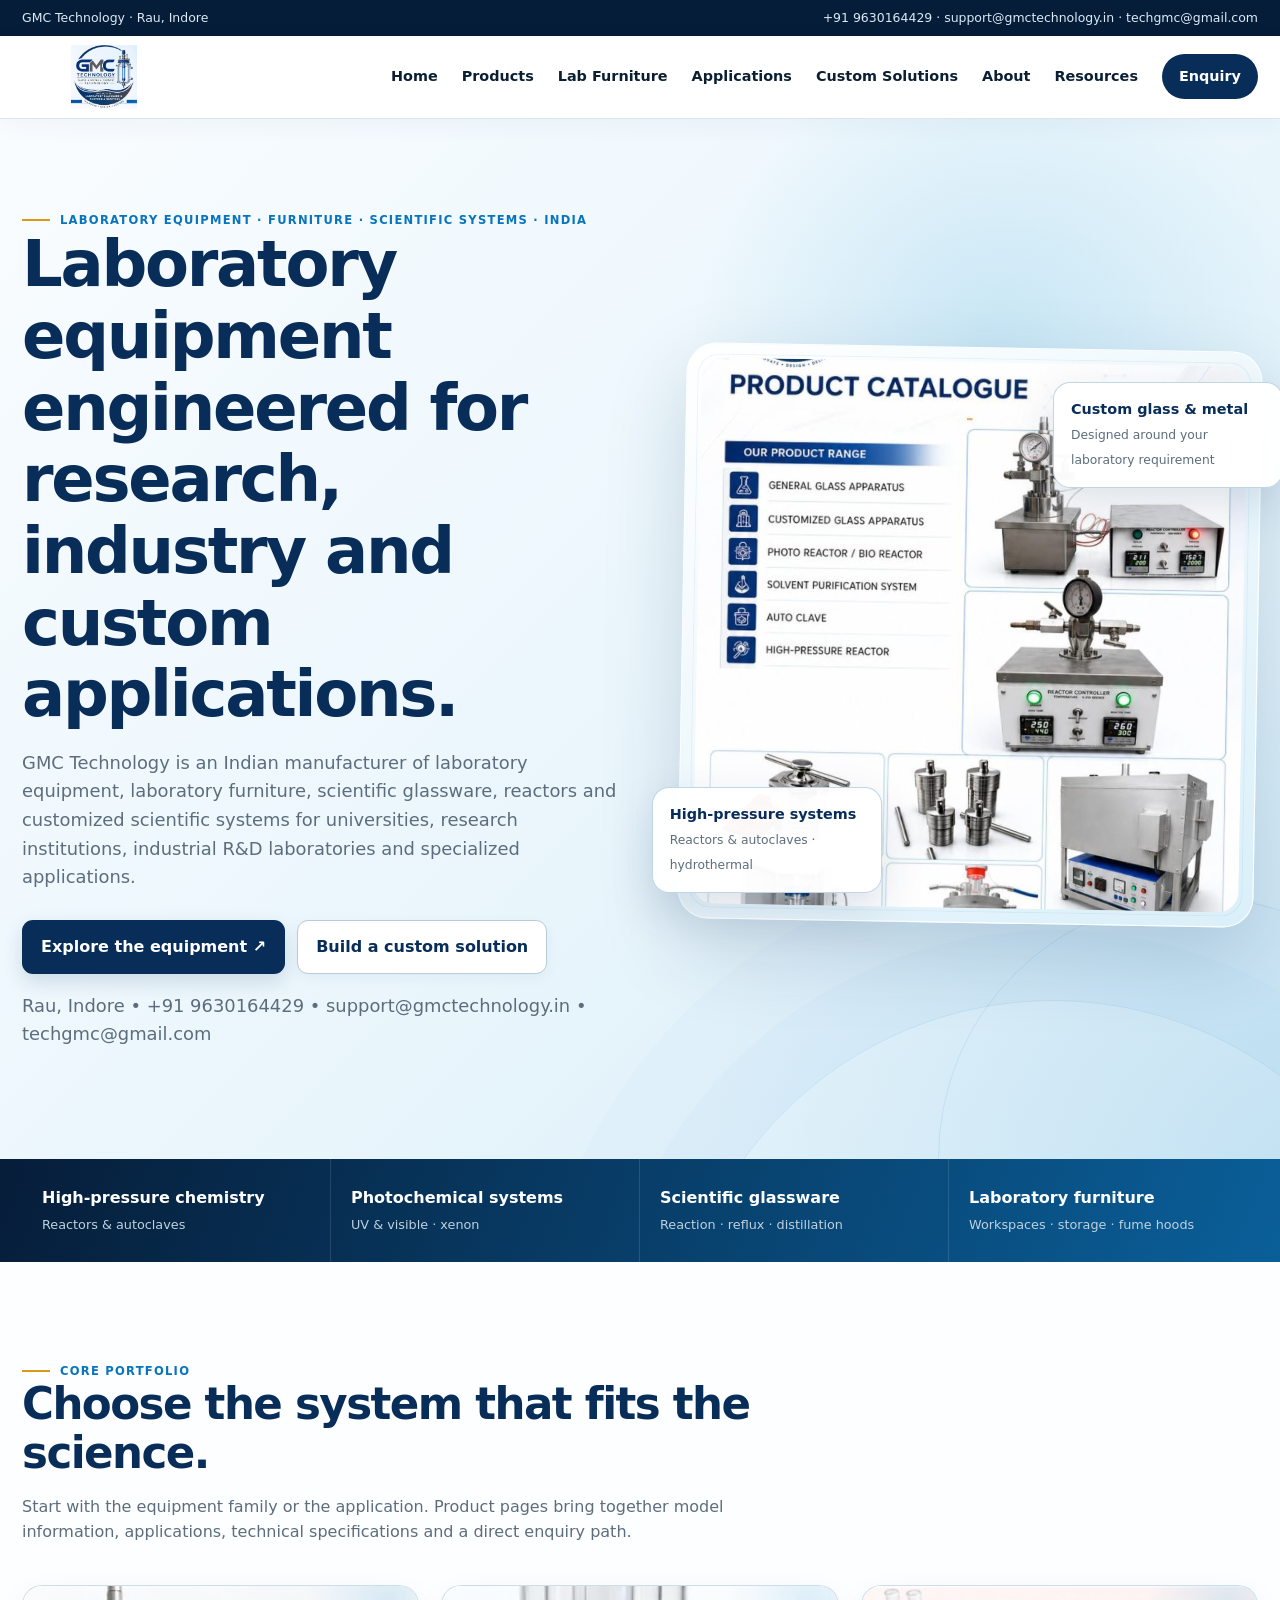
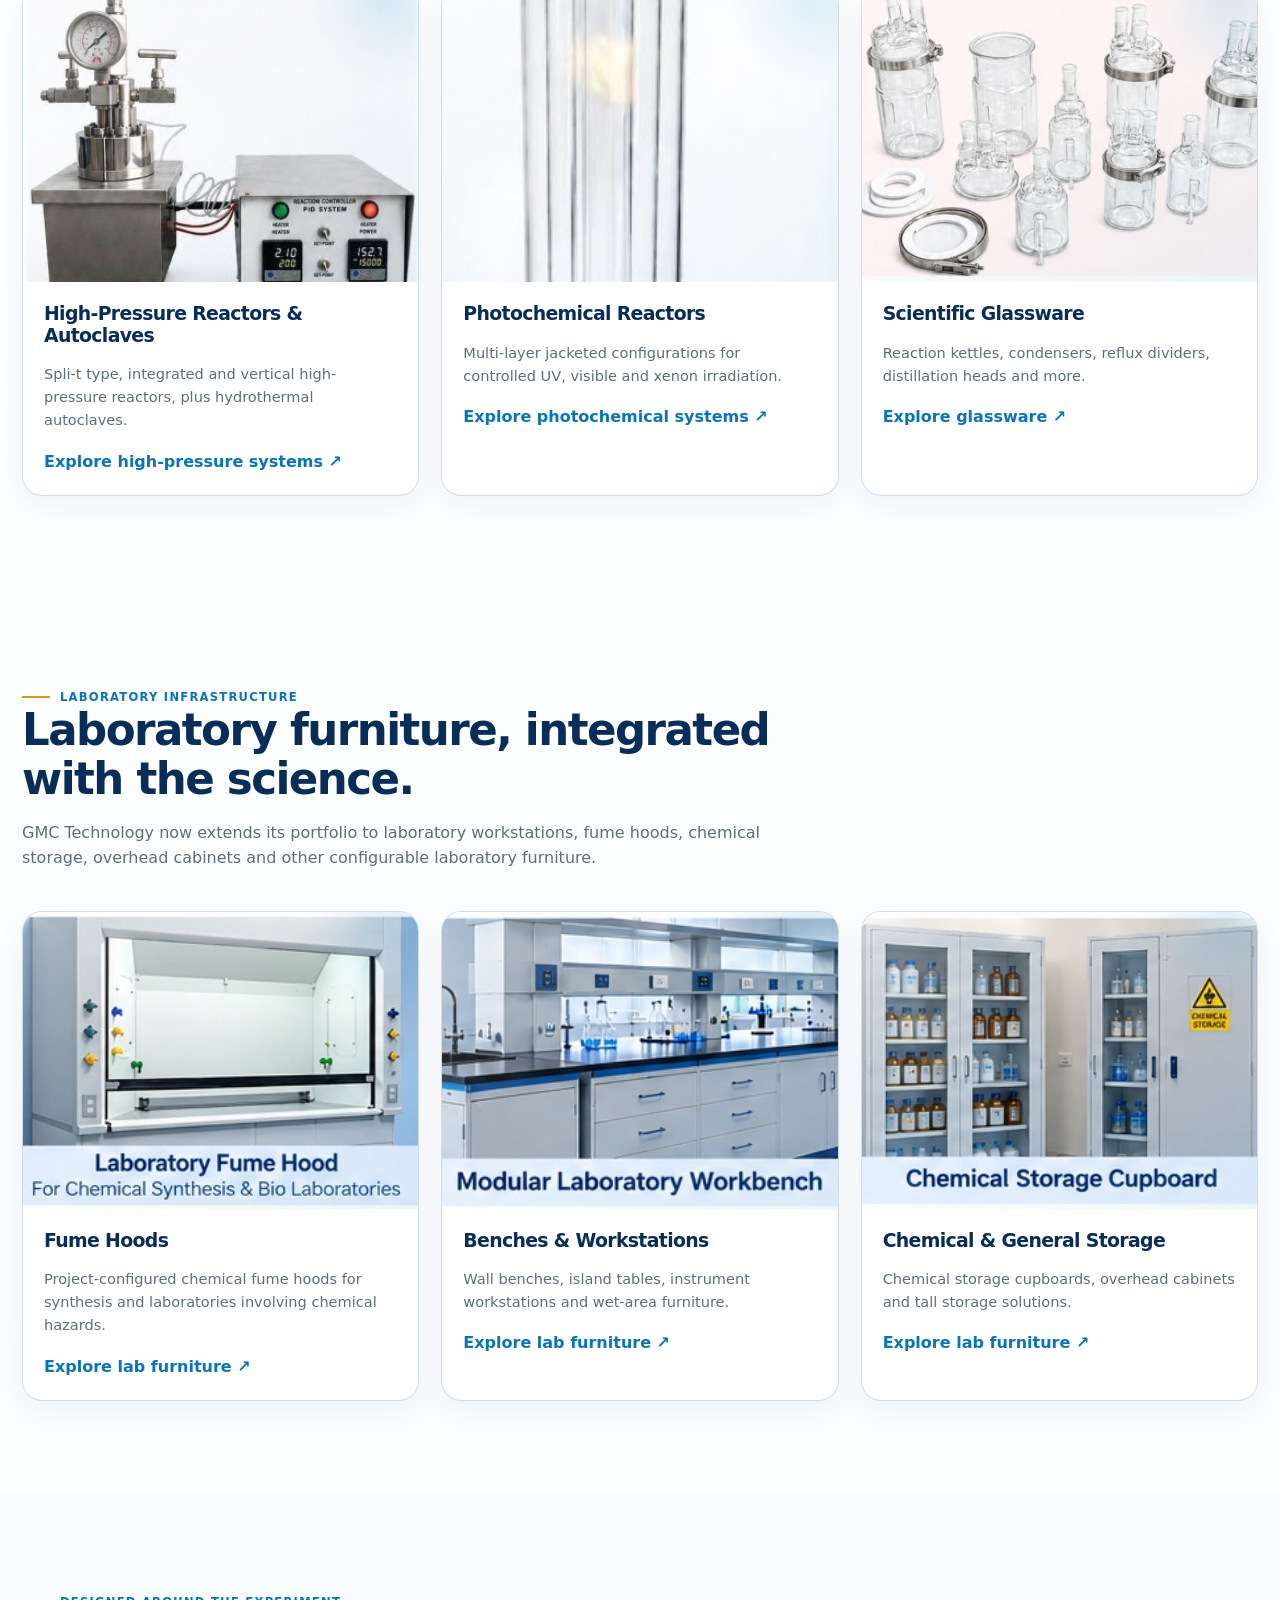
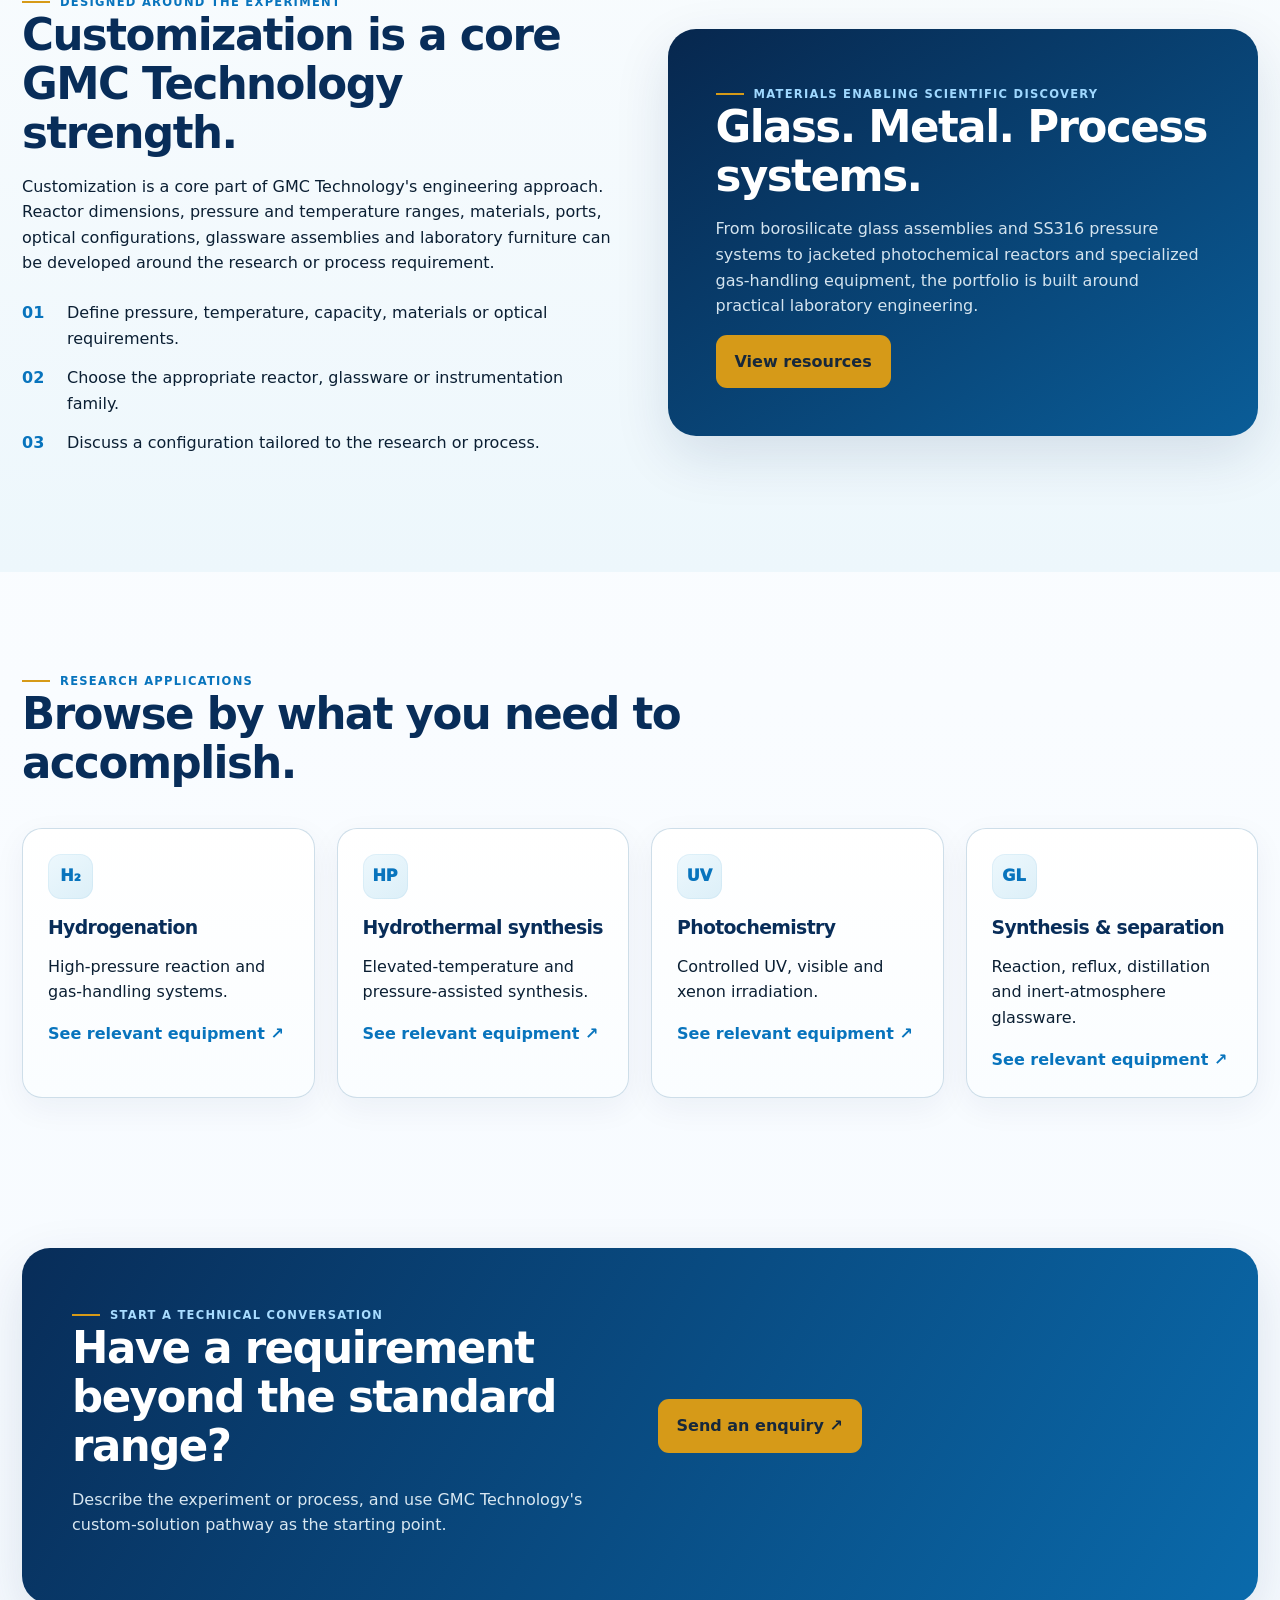
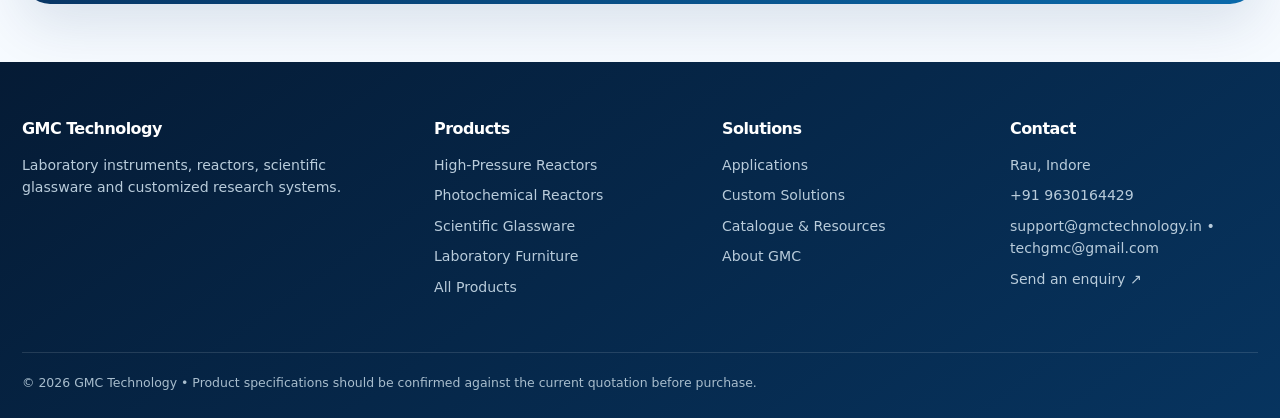
<file: index.html>
<!doctype html><html lang="en"><head><meta charset="utf-8"><meta name="viewport" content="width=device-width,initial-scale=1"><title>GMC Technology</title><meta name="description" content="GMC Technology is an Indian manufacturer of laboratory equipment, scientific instruments, laboratory furniture, scientific glassware, reactors and customized laboratory systems for academic, research and industrial laboratories."><link rel="stylesheet" href="css/styles.css"><link rel="canonical" href="https://www.gmctechnology.in/"><meta property="og:type" content="website"><meta property="og:site_name" content="GMC Technology"><meta property="og:title" content="GMC Technology"><meta property="og:description" content="GMC Technology is an Indian manufacturer of laboratory equipment, scientific instruments, laboratory furniture, scientific glassware, reactors and customized laboratory systems for academic, research and industrial laboratories."><meta property="og:url" content="https://www.gmctechnology.in/"><link rel="icon" href="assets/favicon.png"><script type="application/ld+json">{
  "@context":"https://schema.org",
  "@type":"Organization",
  "name":"GMC Technology",
  "url":"https://www.gmctechnology.in/",
  "logo":"https://www.gmctechnology.in/assets/gmc-logo.jpg",
  "telephone":"+91 9630164429",
  "email":"support@gmctechnology.in",
  "description":"Indian manufacturer of laboratory equipment, scientific instruments, laboratory furniture, scientific glassware, reactors and customized scientific systems for academic, research and industrial laboratories.",
  "areaServed":"IN"
}
</script></head><body><div class="topbar"><div class="container"><span>GMC Technology · Rau, Indore</span><span>+91 9630164429 · support@gmctechnology.in · techgmc@gmail.com</span></div></div><header class="header"><div class="container nav"><a class="brand" href="index.html"><img src="assets/gmc-logo.jpg" alt="GMC Technology"></a><button class="menu-btn" aria-label="Open navigation">☰</button><nav class="navlinks"><a href="index.html">Home</a><a href="products.html">Products</a><a href="laboratory-furniture.html">Lab Furniture</a><a href="applications.html">Applications</a><a href="custom-solutions.html">Custom Solutions</a><a href="about.html">About</a><a href="resources.html">Resources</a><a class="nav-cta" href="contact.html">Enquiry</a></nav></div></header><main>
<section class="hero"><div class="container hero-grid"><div class="hero-copy"><span class="eyebrow">Laboratory equipment · furniture · scientific systems · India</span><h1>Laboratory equipment engineered for research, industry and custom applications.</h1><p>GMC Technology is an Indian manufacturer of laboratory equipment, laboratory furniture, scientific glassware, reactors and customized scientific systems for universities, research institutions, industrial R&D laboratories and specialized applications.</p><div class="actions"><a class="btn btn-primary" href="products.html">Explore the equipment ↗</a><a class="btn btn-secondary" href="custom-solutions.html">Build a custom solution</a></div><p class="micro">Rau, Indore • +91 9630164429 • support@gmctechnology.in • techgmc@gmail.com</p></div><div class="hero-visual"><div class="hero-card"><img src="assets/pages/catalogue-page-02.jpg" alt="GMC Technology product portfolio"></div><div class="floating float-a"><strong>High-pressure systems</strong><span>Reactors & autoclaves · hydrothermal</span></div><div class="floating float-b"><strong>Custom glass & metal</strong><span>Designed around your laboratory requirement</span></div></div></div></section>
<section class="stats"><div class="container stats-grid"><div class="stat"><b>High-pressure chemistry</b><span>Reactors & autoclaves</span></div><div class="stat"><b>Photochemical systems</b><span>UV & visible · xenon</span></div><div class="stat"><b>Scientific glassware</b><span>Reaction · reflux · distillation</span></div><div class="stat"><b>Laboratory furniture</b><span>Workspaces · storage · fume hoods</span></div></div></section>
<section class="section"><div class="container"><div class="section-head"><span class="eyebrow">Core portfolio</span><h2>Choose the system that fits the science.</h2><p>Start with the equipment family or the application. Product pages bring together model information, applications, technical specifications and a direct enquiry path.</p></div><div class="grid grid-3"><a class="category-card" href="products.html?category=High-Pressure%20Reactors%20%26%20Autoclaves"><div class="image"><img src="assets/products/page-05.jpg" alt="High-pressure reactor"></div><div class="card-body"><h3>High-Pressure Reactors & Autoclaves</h3><p>Spli-t type, integrated and vertical high-pressure reactors, plus hydrothermal autoclaves.</p><span class="link">Explore high-pressure systems ↗</span></div></a><a class="category-card" href="products.html?category=Photochemical%20Reactors"><div class="image"><img src="assets/products/page-13.jpg" alt="Jacketed photochemical reactor"></div><div class="card-body"><h3>Photochemical Reactors</h3><p>Multi-layer jacketed configurations for controlled UV, visible and xenon irradiation.</p><span class="link">Explore photochemical systems ↗</span></div></a><a class="category-card" href="products.html?category=Scientific%20Glassware"><div class="image"><img src="assets/products/page-28.jpg" alt="Reaction kettle assembly"></div><div class="card-body"><h3>Scientific Glassware</h3><p>Reaction kettles, condensers, reflux dividers, distillation heads and more.</p><span class="link">Explore glassware ↗</span></div></a></div></div></section>
<section class="section"><div class="container"><div class="section-head"><span class="eyebrow">Laboratory infrastructure</span><h2>Laboratory furniture, integrated with the science.</h2><p>GMC Technology now extends its portfolio to laboratory workstations, fume hoods, chemical storage, overhead cabinets and other configurable laboratory furniture.</p></div><div class="grid grid-3"><a class="category-card" href="laboratory-furniture.html"><div class="image"><img src="assets/furniture/fume-hood.webp" alt="Laboratory fume hood"></div><div class="card-body"><h3>Fume Hoods</h3><p>Project-configured chemical fume hoods for synthesis and laboratories involving chemical hazards.</p><span class="link">Explore lab furniture ↗</span></div></a><a class="category-card" href="laboratory-furniture.html"><div class="image"><img src="assets/furniture/workstations.webp" alt="Modular laboratory workstations"></div><div class="card-body"><h3>Benches & Workstations</h3><p>Wall benches, island tables, instrument workstations and wet-area furniture.</p><span class="link">Explore lab furniture ↗</span></div></a><a class="category-card" href="laboratory-furniture.html"><div class="image"><img src="assets/furniture/chemical-storage.webp" alt="Laboratory storage cupboards"></div><div class="card-body"><h3>Chemical & General Storage</h3><p>Chemical storage cupboards, overhead cabinets and tall storage solutions.</p><span class="link">Explore lab furniture ↗</span></div></a></div></div></section>
<section class="section surface"><div class="container split"><div><span class="eyebrow">Designed around the experiment</span><h2>Customization is a core GMC Technology strength.</h2><p>Customization is a core part of GMC Technology's engineering approach. Reactor dimensions, pressure and temperature ranges, materials, ports, optical configurations, glassware assemblies and laboratory furniture can be developed around the research or process requirement.</p><div class="checks"><div class="check"><b>01</b><span>Define pressure, temperature, capacity, materials or optical requirements.</span></div><div class="check"><b>02</b><span>Choose the appropriate reactor, glassware or instrumentation family.</span></div><div class="check"><b>03</b><span>Discuss a configuration tailored to the research or process.</span></div></div></div><div class="panel"><span class="eyebrow" style="color:#9fd8ff">Materials enabling scientific discovery</span><h2>Glass. Metal. Process systems.</h2><p>From borosilicate glass assemblies and SS316 pressure systems to jacketed photochemical reactors and specialized gas-handling equipment, the portfolio is built around practical laboratory engineering.</p><a class="btn btn-gold" href="resources.html">View resources</a></div></div></section>
<section class="section"><div class="container"><div class="section-head"><span class="eyebrow">Research applications</span><h2>Browse by what you need to accomplish.</h2></div><div class="grid grid-4"><a class="feature-card" href="applications.html#hydrogenation"><div class="icon">H₂</div><h3>Hydrogenation</h3><p>High-pressure reaction and gas-handling systems.</p><span class="link">See relevant equipment ↗</span></a><a class="feature-card" href="applications.html#hydrothermal"><div class="icon">HP</div><h3>Hydrothermal synthesis</h3><p>Elevated-temperature and pressure-assisted synthesis.</p><span class="link">See relevant equipment ↗</span></a><a class="feature-card" href="applications.html#photochemistry"><div class="icon">UV</div><h3>Photochemistry</h3><p>Controlled UV, visible and xenon irradiation.</p><span class="link">See relevant equipment ↗</span></a><a class="feature-card" href="applications.html#glassware"><div class="icon">GL</div><h3>Synthesis & separation</h3><p>Reaction, reflux, distillation and inert-atmosphere glassware.</p><span class="link">See relevant equipment ↗</span></a></div></div></section>
<section class="section-sm"><div class="container"><div class="band"><div class="split" style="gap:35px"><div><span class="eyebrow" style="color:#a8dcff">Start a technical conversation</span><h2>Have a requirement beyond the standard range?</h2><p>Describe the experiment or process, and use GMC Technology's custom-solution pathway as the starting point.</p></div><div><a class="btn btn-gold" href="contact.html">Send an enquiry ↗</a></div></div></div></div></section>
</main><footer class="footer"><div class="container"><div class="footer-grid"><div><h3>GMC Technology</h3><p>Laboratory instruments, reactors, scientific glassware and customized research systems.</p></div><div><h3>Products</h3><ul><li><a href="products.html?category=High-Pressure%20Reactors%20%26%20Autoclaves">High-Pressure Reactors</a></li><li><a href="products.html?category=Photochemical%20Reactors">Photochemical Reactors</a></li><li><a href="products.html?category=Scientific%20Glassware">Scientific Glassware</a></li><li><a href="products.html?category=Laboratory%20Furniture">Laboratory Furniture</a></li><li><a href="products.html">All Products</a></li></ul></div><div><h3>Solutions</h3><ul><li><a href="applications.html">Applications</a></li><li><a href="custom-solutions.html">Custom Solutions</a></li><li><a href="resources.html">Catalogue & Resources</a></li><li><a href="about.html">About GMC</a></li></ul></div><div><h3>Contact</h3><ul><li>Rau, Indore</li><li>+91 9630164429</li><li>support@gmctechnology.in • techgmc@gmail.com</li><li><a href="contact.html">Send an enquiry ↗</a></li></ul></div></div><div class="footer-bottom">© 2026 GMC Technology • Product specifications should be confirmed against the current quotation before purchase.</div></div></footer><script src="js/main.js"></script></body></html>
</file>
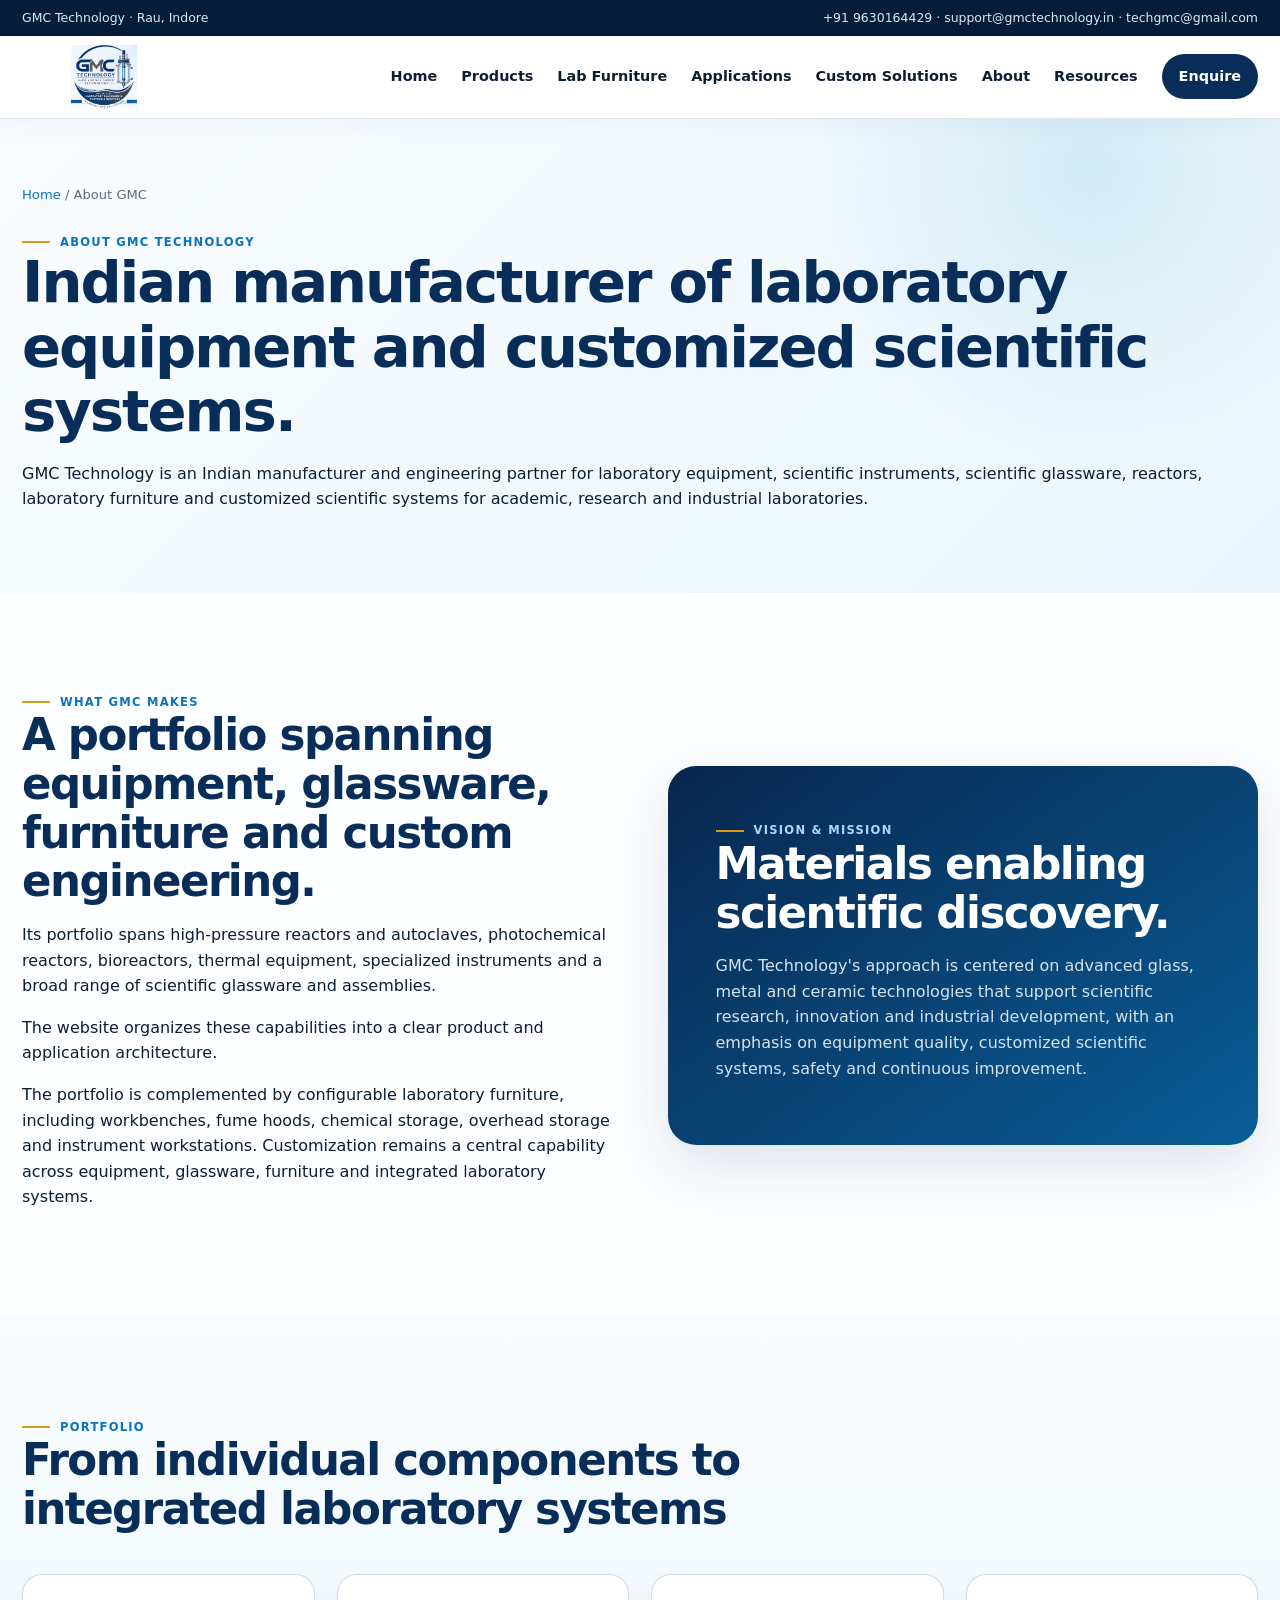
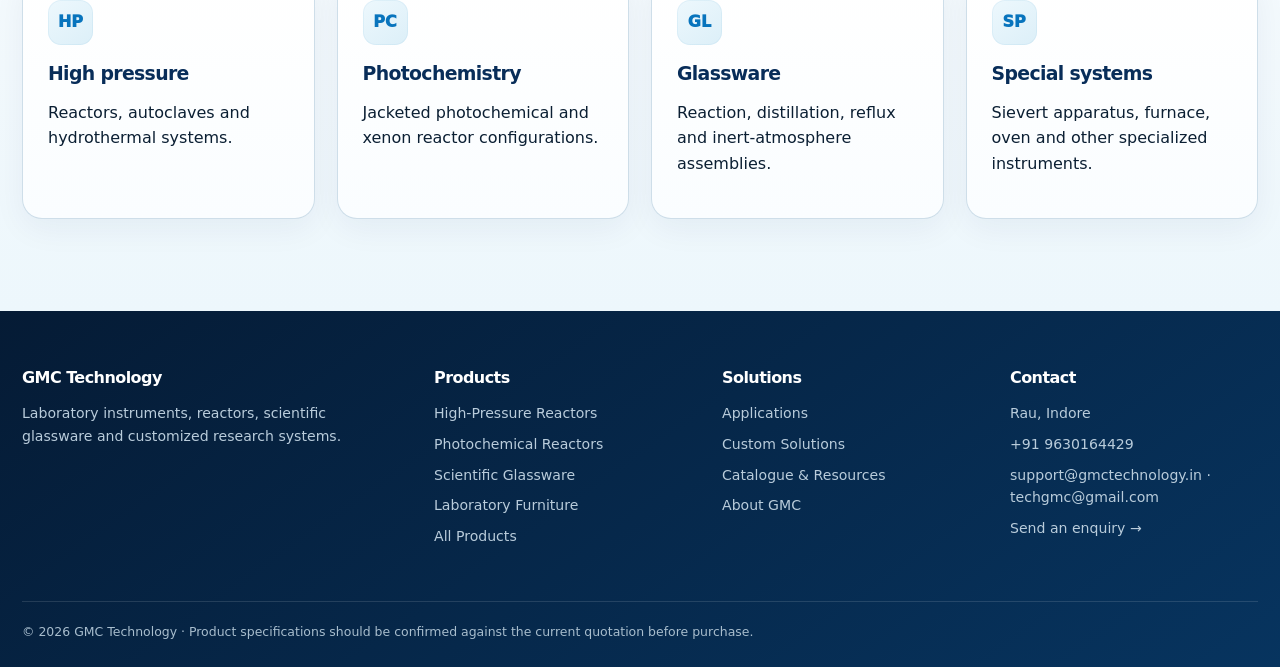
<file: about.html>
<!doctype html><html lang="en"><head><meta charset="utf-8"><meta name="viewport" content="width=device-width,initial-scale=1"><title>About GMC Technology | Laboratory Equipment Manufacturer India</title><meta name="description" content="About GMC Technology, an Indian manufacturer of laboratory equipment, scientific instruments, laboratory furniture, scientific glassware, reactors and customized research systems."><link rel="stylesheet" href="css/styles.css"><link rel="canonical" href="https://www.gmctechnology.in/about.html"><meta property="og:type" content="website"><meta property="og:site_name" content="GMC Technology"><meta property="og:title" content="About GMC Technology | Laboratory Equipment Manufacturer India"><meta property="og:description" content="About GMC Technology, an Indian manufacturer of laboratory equipment, scientific instruments, laboratory furniture, scientific glassware, reactors and customized research systems."><meta property="og:url" content="https://www.gmctechnology.in/about.html"><link rel="icon" href="assets/favicon.png"></head><body><div class="topbar"><div class="container"><span>GMC Technology · Rau, Indore</span><span>+91 9630164429 · support@gmctechnology.in · techgmc@gmail.com</span></div></div><header class="header"><div class="container nav"><a class="brand" href="index.html"><img src="assets/gmc-logo.jpg" alt="GMC Technology"></a><button class="menu-btn" aria-label="Open navigation">☰</button><nav class="navlinks"><a href="index.html">Home</a><a href="products.html">Products</a><a href="laboratory-furniture.html">Lab Furniture</a><a href="applications.html">Applications</a><a href="custom-solutions.html">Custom Solutions</a><a href="about.html">About</a><a href="resources.html">Resources</a><a class="nav-cta" href="contact.html">Enquire</a></nav></div></header><main>
<section class="page-hero"><div class="container"><div class="breadcrumb"><a href="index.html">Home</a> / About GMC</div><span class="eyebrow">About GMC Technology</span><h1>Indian manufacturer of laboratory equipment and customized scientific systems.</h1><p>GMC Technology is an Indian manufacturer and engineering partner for laboratory equipment, scientific instruments, scientific glassware, reactors, laboratory furniture and customized scientific systems for academic, research and industrial laboratories.</p></div></section>
<section class="section"><div class="container split">
  <div><span class="eyebrow">What GMC makes</span><h2>A portfolio spanning equipment, glassware, furniture and custom engineering.</h2><p>Its portfolio spans high-pressure reactors and autoclaves, photochemical reactors, bioreactors, thermal equipment, specialized instruments and a broad range of scientific glassware and assemblies.</p><p>The website organizes these capabilities into a clear product and application architecture.</p><p>The portfolio is complemented by configurable laboratory furniture, including workbenches, fume hoods, chemical storage, overhead storage and instrument workstations. Customization remains a central capability across equipment, glassware, furniture and integrated laboratory systems.</p></div>
  <div class="panel"><span class="eyebrow" style="color:#a9d9ff">Vision & mission</span><h2>Materials enabling scientific discovery.</h2><p>GMC Technology's approach is centered on advanced glass, metal and ceramic technologies that support scientific research, innovation and industrial development, with an emphasis on equipment quality, customized scientific systems, safety and continuous improvement.</p></div>
</div></section>
<section class="section surface"><div class="container"><div class="section-head"><span class="eyebrow">Portfolio</span><h2>From individual components to integrated laboratory systems</h2></div>
<div class="grid grid-4">
  <div class="feature-card"><div class="icon">HP</div><h3>High pressure</h3><p>Reactors, autoclaves and hydrothermal systems.</p></div>
  <div class="feature-card"><div class="icon">PC</div><h3>Photochemistry</h3><p>Jacketed photochemical and xenon reactor configurations.</p></div>
  <div class="feature-card"><div class="icon">GL</div><h3>Glassware</h3><p>Reaction, distillation, reflux and inert-atmosphere assemblies.</p></div>
  <div class="feature-card"><div class="icon">SP</div><h3>Special systems</h3><p>Sievert apparatus, furnace, oven and other specialized instruments.</p></div>
</div></div></section>
</main><footer class="footer"><div class="container"><div class="footer-grid"><div><h3>GMC Technology</h3><p>Laboratory instruments, reactors, scientific glassware and customized research systems.</p></div><div><h3>Products</h3><ul><li><a href="products.html?category=High-Pressure%20Reactors%20%26%20Autoclaves">High-Pressure Reactors</a></li><li><a href="products.html?category=Photochemical%20Reactors">Photochemical Reactors</a></li><li><a href="products.html?category=Scientific%20Glassware">Scientific Glassware</a></li><li><a href="products.html?category=Laboratory%20Furniture">Laboratory Furniture</a></li><li><a href="products.html">All Products</a></li></ul></div><div><h3>Solutions</h3><ul><li><a href="applications.html">Applications</a></li><li><a href="custom-solutions.html">Custom Solutions</a></li><li><a href="resources.html">Catalogue & Resources</a></li><li><a href="about.html">About GMC</a></li></ul></div><div><h3>Contact</h3><ul><li>Rau, Indore</li><li>+91 9630164429</li><li>support@gmctechnology.in · techgmc@gmail.com</li><li><a href="contact.html">Send an enquiry →</a></li></ul></div></div><div class="footer-bottom">© 2026 GMC Technology · Product specifications should be confirmed against the current quotation before purchase.</div></div></footer><script src="js/main.js"></script></body></html>
</file>
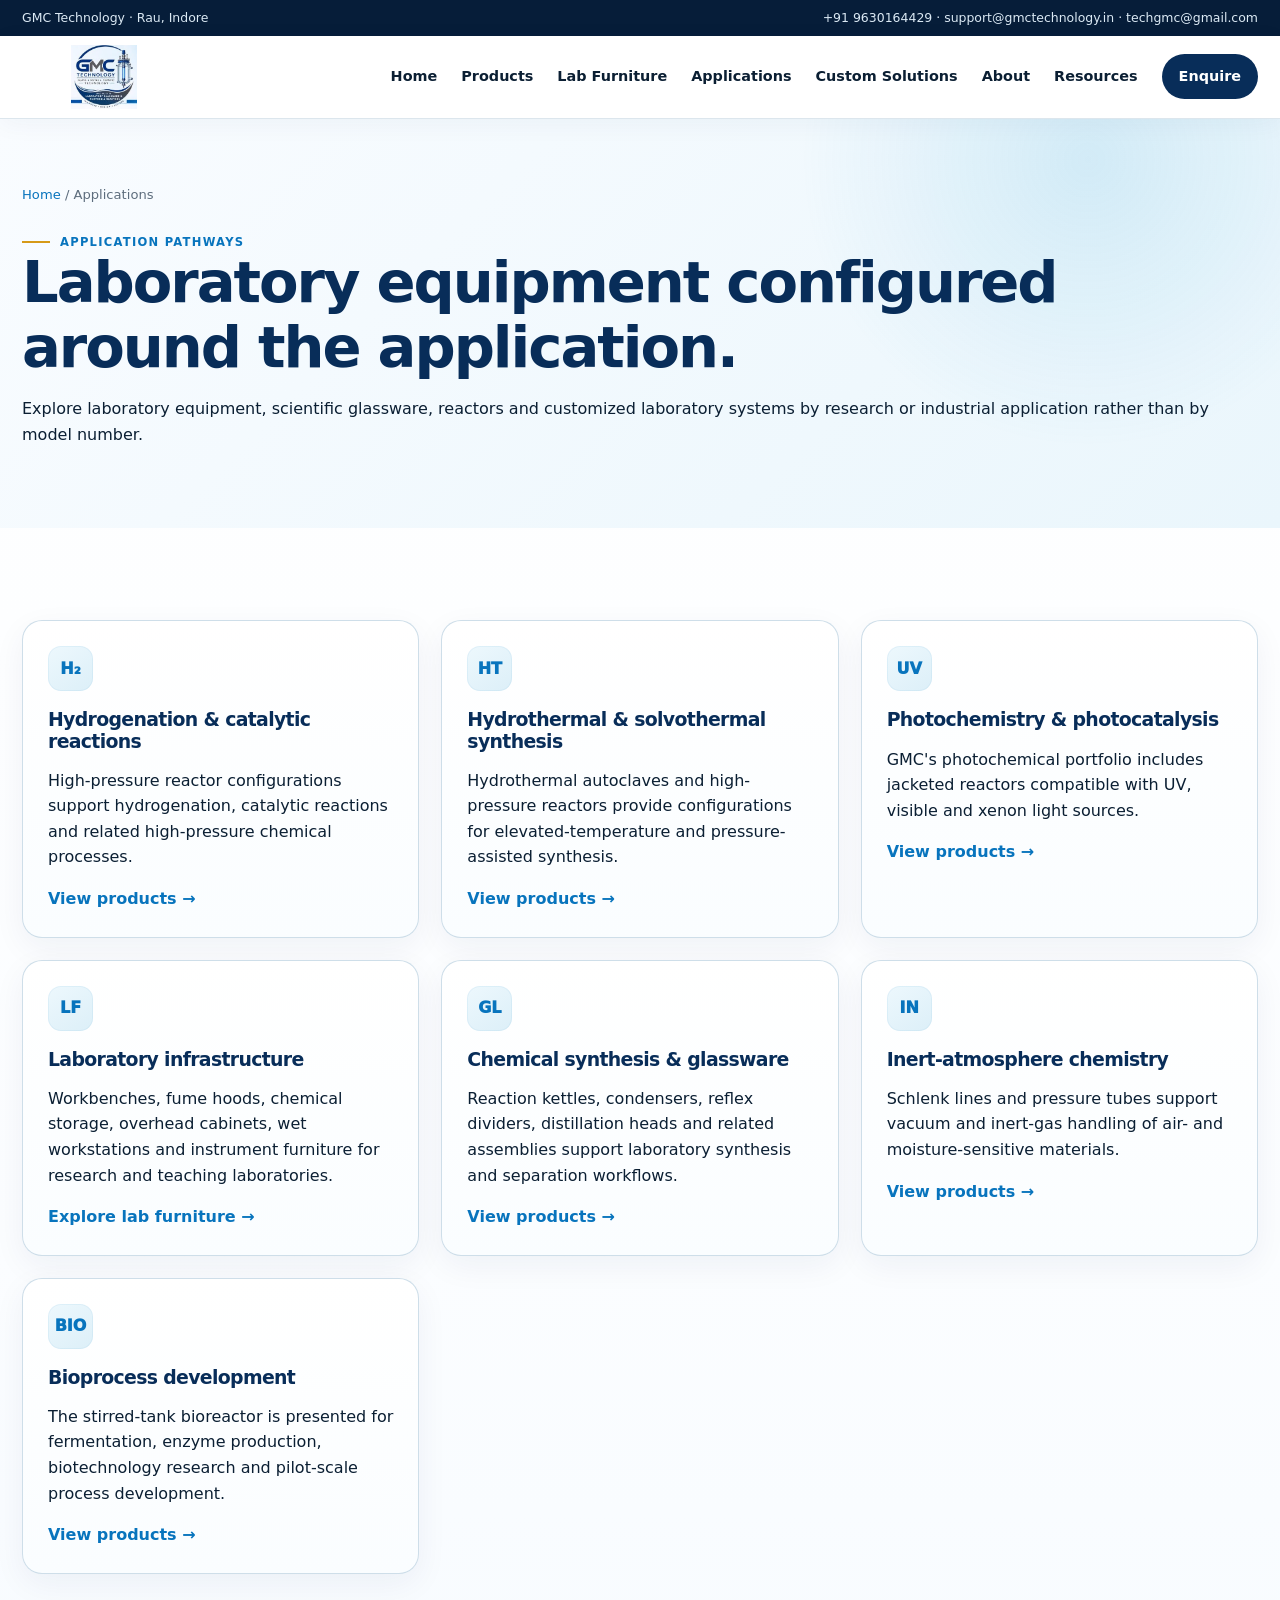
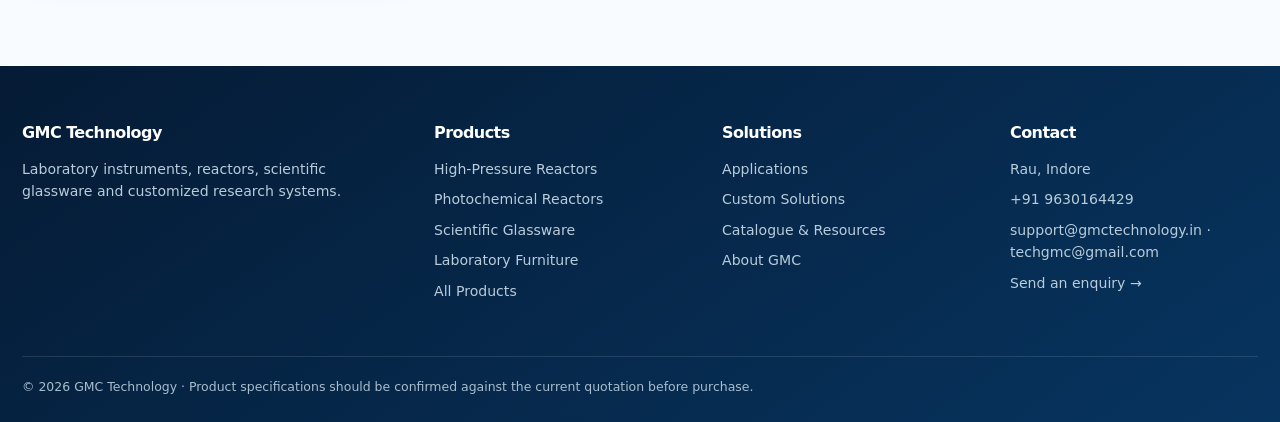
<file: applications.html>
<!doctype html><html lang="en"><head><meta charset="utf-8"><meta name="viewport" content="width=device-width,initial-scale=1"><title>Laboratory Equipment Applications | Research & Industrial Systems | GMC Technology</title><meta name="description" content="Laboratory equipment and customized systems from GMC Technology for hydrogenation, hydrothermal synthesis, photochemistry, chemical synthesis, bioprocessing and research applications in India."><link rel="stylesheet" href="css/styles.css"><link rel="canonical" href="https://www.gmctechnology.in/applications.html"><meta property="og:type" content="website"><meta property="og:site_name" content="GMC Technology"><meta property="og:title" content="Laboratory Equipment Applications | Research & Industrial Systems | GMC Technology"><meta property="og:description" content="Laboratory equipment and customized systems from GMC Technology for hydrogenation, hydrothermal synthesis, photochemistry, chemical synthesis, bioprocessing and research applications in India."><meta property="og:url" content="https://www.gmctechnology.in/applications.html"><link rel="icon" href="assets/favicon.png"></head><body><div class="topbar"><div class="container"><span>GMC Technology · Rau, Indore</span><span>+91 9630164429 · support@gmctechnology.in · techgmc@gmail.com</span></div></div><header class="header"><div class="container nav"><a class="brand" href="index.html"><img src="assets/gmc-logo.jpg" alt="GMC Technology"></a><button class="menu-btn" aria-label="Open navigation">☰</button><nav class="navlinks"><a href="index.html">Home</a><a href="products.html">Products</a><a href="laboratory-furniture.html">Lab Furniture</a><a href="applications.html">Applications</a><a href="custom-solutions.html">Custom Solutions</a><a href="about.html">About</a><a href="resources.html">Resources</a><a class="nav-cta" href="contact.html">Enquire</a></nav></div></header><main>
<section class="page-hero"><div class="container"><div class="breadcrumb"><a href="index.html">Home</a> / Applications</div><span class="eyebrow">Application pathways</span><h1>Laboratory equipment configured around the application.</h1><p>Explore laboratory equipment, scientific glassware, reactors and customized laboratory systems by research or industrial application rather than by model number.</p></div></section>
<section class="section"><div class="container grid grid-3">
  <article class="feature-card" id="hydrogenation"><div class="icon">H₂</div><h3>Hydrogenation & catalytic reactions</h3><p>High-pressure reactor configurations support hydrogenation, catalytic reactions and related high-pressure chemical processes.</p><a class="link" href="products.html">View products →</a></article>
  <article class="feature-card" id="hydrothermal"><div class="icon">HT</div><h3>Hydrothermal & solvothermal synthesis</h3><p>Hydrothermal autoclaves and high-pressure reactors provide configurations for elevated-temperature and pressure-assisted synthesis.</p><a class="link" href="products.html">View products →</a></article>
  <article class="feature-card" id="photochemistry"><div class="icon">UV</div><h3>Photochemistry & photocatalysis</h3><p>GMC's photochemical portfolio includes jacketed reactors compatible with UV, visible and xenon light sources.</p><a class="link" href="products.html">View products →</a></article>
  <article class="feature-card" id="lab-furniture"><div class="icon">LF</div><h3>Laboratory infrastructure</h3><p>Workbenches, fume hoods, chemical storage, overhead cabinets, wet workstations and instrument furniture for research and teaching laboratories.</p><a class="link" href="laboratory-furniture.html">Explore lab furniture →</a></article><article class="feature-card" id="glassware"><div class="icon">GL</div><h3>Chemical synthesis & glassware</h3><p>Reaction kettles, condensers, reflex dividers, distillation heads and related assemblies support laboratory synthesis and separation workflows.</p><a class="link" href="products.html">View products →</a></article>
  <article class="feature-card"><div class="icon">IN</div><h3>Inert-atmosphere chemistry</h3><p>Schlenk lines and pressure tubes support vacuum and inert-gas handling of air- and moisture-sensitive materials.</p><a class="link" href="products.html">View products →</a></article>
  <article class="feature-card"><div class="icon">BIO</div><h3>Bioprocess development</h3><p>The stirred-tank bioreactor is presented for fermentation, enzyme production, biotechnology research and pilot-scale process development.</p><a class="link" href="products.html">View products →</a></article>
</div></section>
</main><footer class="footer"><div class="container"><div class="footer-grid"><div><h3>GMC Technology</h3><p>Laboratory instruments, reactors, scientific glassware and customized research systems.</p></div><div><h3>Products</h3><ul><li><a href="products.html?category=High-Pressure%20Reactors%20%26%20Autoclaves">High-Pressure Reactors</a></li><li><a href="products.html?category=Photochemical%20Reactors">Photochemical Reactors</a></li><li><a href="products.html?category=Scientific%20Glassware">Scientific Glassware</a></li><li><a href="products.html?category=Laboratory%20Furniture">Laboratory Furniture</a></li><li><a href="products.html">All Products</a></li></ul></div><div><h3>Solutions</h3><ul><li><a href="applications.html">Applications</a></li><li><a href="custom-solutions.html">Custom Solutions</a></li><li><a href="resources.html">Catalogue & Resources</a></li><li><a href="about.html">About GMC</a></li></ul></div><div><h3>Contact</h3><ul><li>Rau, Indore</li><li>+91 9630164429</li><li>support@gmctechnology.in · techgmc@gmail.com</li><li><a href="contact.html">Send an enquiry →</a></li></ul></div></div><div class="footer-bottom">© 2026 GMC Technology · Product specifications should be confirmed against the current quotation before purchase.</div></div></footer><script src="js/main.js"></script></body></html>
</file>
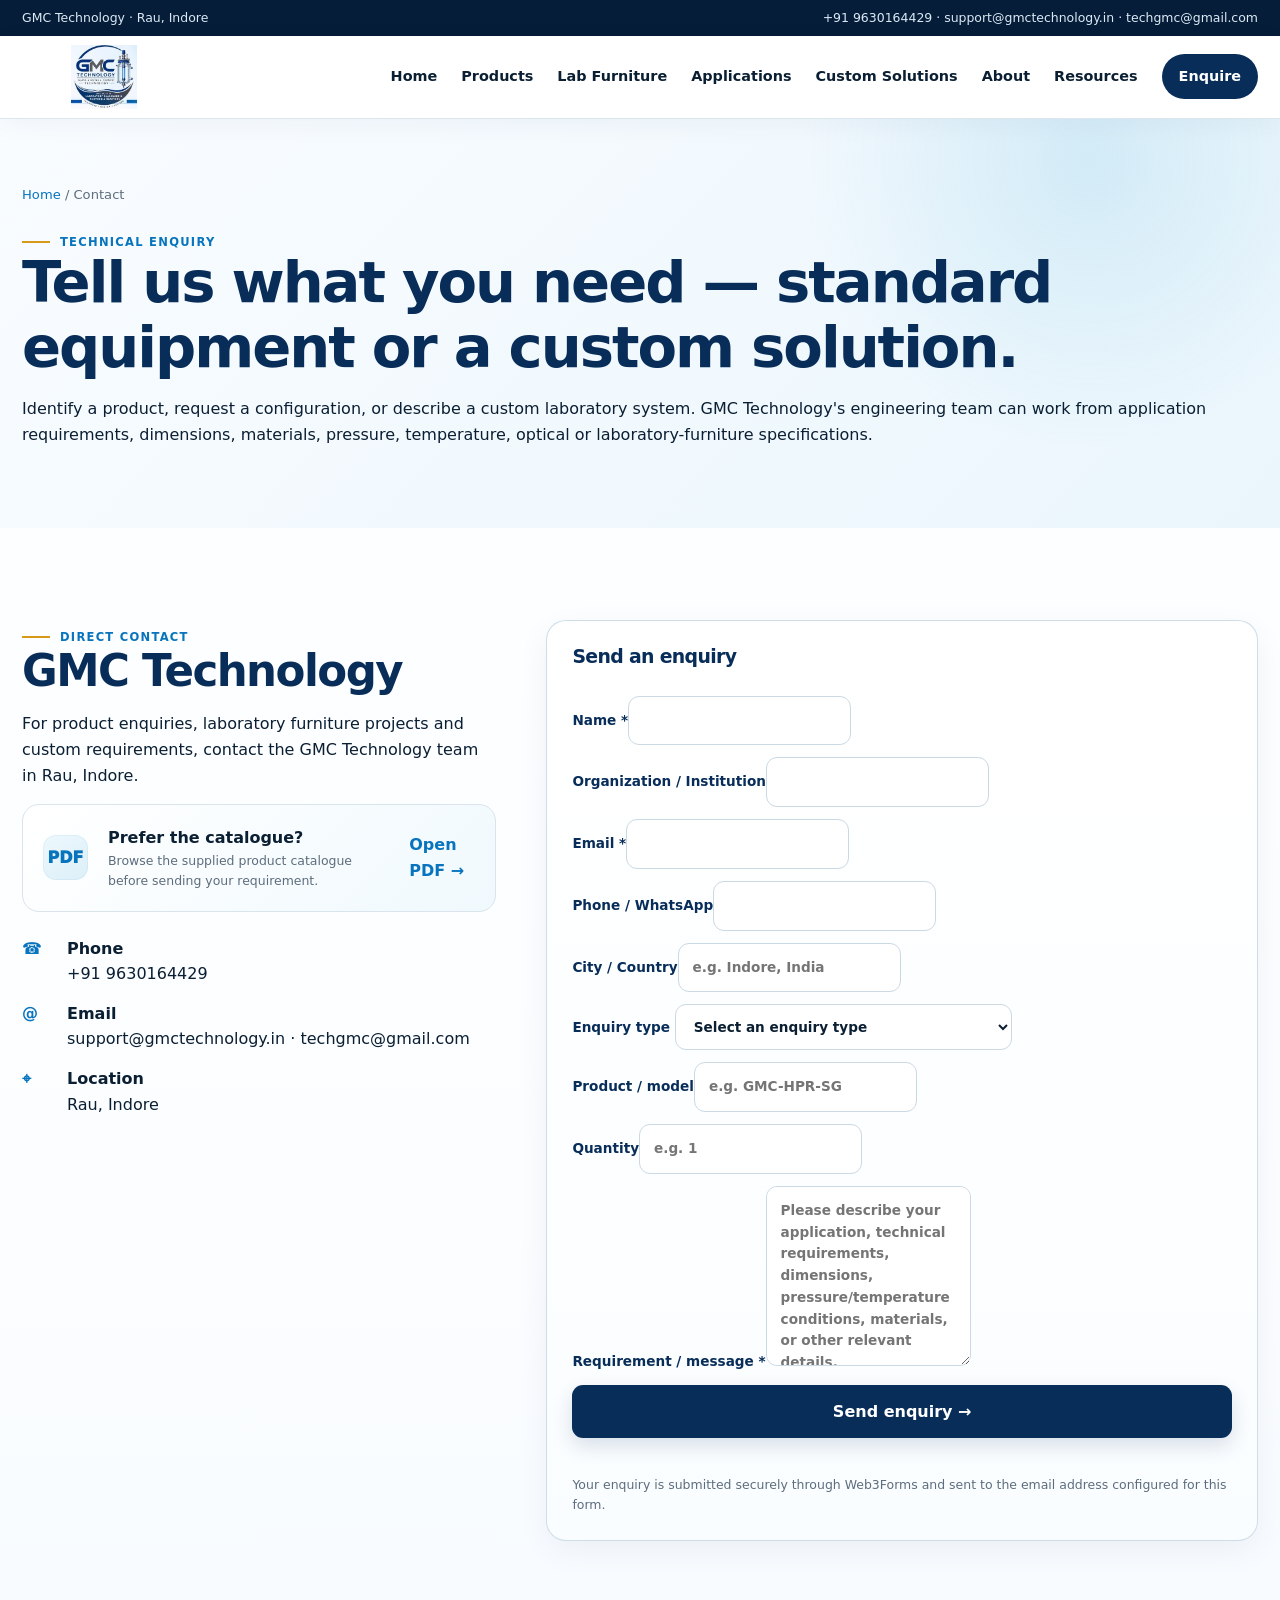
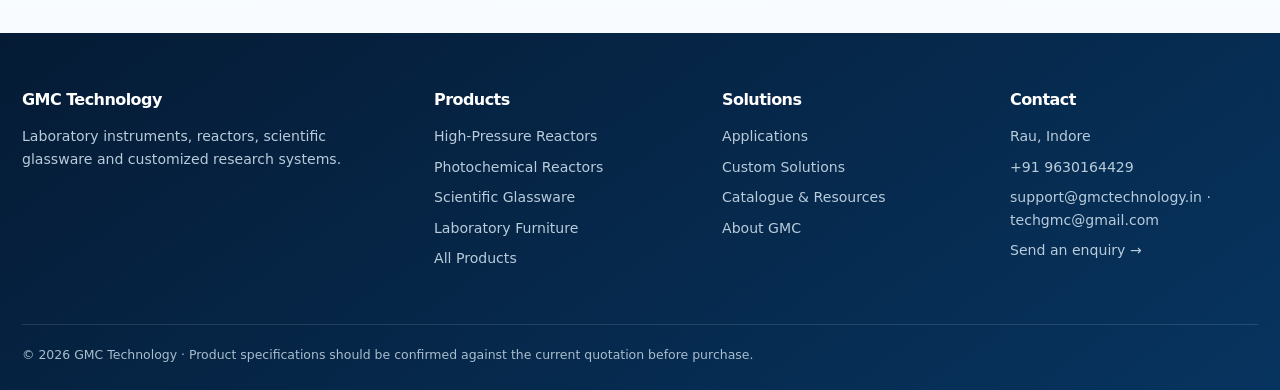
<file: contact.html>
<!doctype html><html lang="en"><head><meta charset="utf-8"><meta name="viewport" content="width=device-width,initial-scale=1"><title>Contact Laboratory Equipment Manufacturer in India | GMC Technology</title><meta name="description" content="Contact GMC Technology in Indore, India for laboratory equipment, scientific instruments, laboratory furniture, scientific glassware, reactors and customized laboratory systems."><link rel="stylesheet" href="css/styles.css"><link rel="canonical" href="https://www.gmctechnology.in/contact.html"><meta property="og:type" content="website"><meta property="og:site_name" content="GMC Technology"><meta property="og:title" content="Contact Laboratory Equipment Manufacturer in India | GMC Technology"><meta property="og:description" content="Contact GMC Technology in Indore, India for laboratory equipment, scientific instruments, laboratory furniture, scientific glassware, reactors and customized laboratory systems."><meta property="og:url" content="https://www.gmctechnology.in/contact.html"><link rel="icon" href="assets/favicon.png"></head><body><div class="topbar"><div class="container"><span>GMC Technology · Rau, Indore</span><span>+91 9630164429 · support@gmctechnology.in · techgmc@gmail.com</span></div></div><header class="header"><div class="container nav"><a class="brand" href="index.html"><img src="assets/gmc-logo.jpg" alt="GMC Technology"></a><button class="menu-btn" aria-label="Open navigation">☰</button><nav class="navlinks"><a href="index.html">Home</a><a href="products.html">Products</a><a href="laboratory-furniture.html">Lab Furniture</a><a href="applications.html">Applications</a><a href="custom-solutions.html">Custom Solutions</a><a href="about.html">About</a><a href="resources.html">Resources</a><a class="nav-cta" href="contact.html">Enquire</a></nav></div></header><main><section class="page-hero"><div class="container"><div class="breadcrumb"><a href="index.html">Home</a> / Contact</div><span class="eyebrow">Technical enquiry</span><h1>Tell us what you need — standard equipment or a custom solution.</h1><p>Identify a product, request a configuration, or describe a custom laboratory system. GMC Technology's engineering team can work from application requirements, dimensions, materials, pressure, temperature, optical or laboratory-furniture specifications.</p></div></section><section class="section"><div class="container contact-grid"><div><span class="eyebrow">Direct contact</span><h2>GMC Technology</h2><p>For product enquiries, laboratory furniture projects and custom requirements, contact the GMC Technology team in Rau, Indore.</p><div class="catalogue-strip"><div class="icon">PDF</div><div><strong>Prefer the catalogue?</strong><div class="micro">Browse the supplied product catalogue before sending your requirement.</div></div><a class="link" href="documents/Catalogue-GMC.pdf">Open PDF →</a></div><div class="checks"><div class="check"><b>☎</b><span><strong>Phone</strong><br>+91 9630164429</span></div><div class="check"><b>@</b><span><strong>Email</strong><br>support@gmctechnology.in · techgmc@gmail.com</span></div><div class="check"><b>⌖</b><span><strong>Location</strong><br>Rau, Indore</span></div></div></div><form id="enquiry-form" class="feature-card enquiry" action="https://api.web3forms.com/submit" method="POST">
<h3>Send an enquiry</h3>
<input type="hidden" name="access_key" value="36b99199-ea16-4ea1-8d7d-3f53eb80fed0">
<input type="hidden" name="subject" value="New enquiry from GMC Technology website">
<input type="hidden" name="from_name" value="GMC Technology Website">
<input type="checkbox" name="botcheck" tabindex="-1" autocomplete="off" style="display:none">
<label>Name *<input name="name" autocomplete="name" required></label>
<label>Organization / Institution<input name="organization" autocomplete="organization"></label>
<label>Email *<input type="email" name="email" autocomplete="email" required></label>
<label>Phone / WhatsApp<input name="phone" autocomplete="tel"></label>
<label>City / Country<input name="location" autocomplete="address-level2" placeholder="e.g. Indore, India"></label>
<label>Enquiry type
<select name="enquiry_type">
<option value="">Select an enquiry type</option>
<option>High-Pressure Reactors & Autoclaves</option>
<option>Photochemical Reactors</option>
<option>Scientific Glassware</option>
<option>Laboratory Furniture</option>
<option>Fume Hoods</option>
<option>Custom Solution</option>
<option>Other</option>
</select>
</label>
<label>Product / model<input id="product-of-interest" name="product" placeholder="e.g. GMC-HPR-SG"></label>
<label>Quantity<input name="quantity" inputmode="numeric" placeholder="e.g. 1"></label>
<label>Requirement / message *<textarea name="message" rows="7" required placeholder="Please describe your application, technical requirements, dimensions, pressure/temperature conditions, materials, or other relevant details."></textarea></label>
<button id="enquiry-submit" class="btn btn-primary" type="submit">Send enquiry →</button>
<div id="enquiry-status" class="form-status micro" role="status" aria-live="polite"></div>
<span class="micro">Your enquiry is submitted securely through Web3Forms and sent to the email address configured for this form.</span>
</form></div></section></main><footer class="footer"><div class="container"><div class="footer-grid"><div><h3>GMC Technology</h3><p>Laboratory instruments, reactors, scientific glassware and customized research systems.</p></div><div><h3>Products</h3><ul><li><a href="products.html?category=High-Pressure%20Reactors%20%26%20Autoclaves">High-Pressure Reactors</a></li><li><a href="products.html?category=Photochemical%20Reactors">Photochemical Reactors</a></li><li><a href="products.html?category=Scientific%20Glassware">Scientific Glassware</a></li><li><a href="products.html?category=Laboratory%20Furniture">Laboratory Furniture</a></li><li><a href="products.html">All Products</a></li></ul></div><div><h3>Solutions</h3><ul><li><a href="applications.html">Applications</a></li><li><a href="custom-solutions.html">Custom Solutions</a></li><li><a href="resources.html">Catalogue & Resources</a></li><li><a href="about.html">About GMC</a></li></ul></div><div><h3>Contact</h3><ul><li>Rau, Indore</li><li>+91 9630164429</li><li>support@gmctechnology.in · techgmc@gmail.com</li><li><a href="contact.html">Send an enquiry →</a></li></ul></div></div><div class="footer-bottom">© 2026 GMC Technology · Product specifications should be confirmed against the current quotation before purchase.</div></div></footer><script>
(function(){
  const form=document.getElementById('enquiry-form');
  if(!form)return;
  const status=document.getElementById('enquiry-status');
  const submit=document.getElementById('enquiry-submit');
  const product=document.getElementById('product-of-interest');
  const preset=new URLSearchParams(location.search).get('product');
  if(preset&&product)product.value=preset;
  form.addEventListener('submit',async function(e){
    e.preventDefault();
    e.stopImmediatePropagation();
    if(!form.checkValidity()){form.reportValidity();return;}
    const data=new FormData(form);
    data.set('subject','GMC Technology website enquiry: '+(data.get('product')||'General enquiry'));
    status.textContent='Sending your enquiry…';
    status.className='form-status micro is-loading';
    submit.disabled=true;
    submit.textContent='Sending…';
    try{
      const response=await fetch(form.action,{method:'POST',headers:{Accept:'application/json'},body:data});
      const result=await response.json();
      if(!response.ok||!result.success)throw new Error(result.message||'Unable to submit the enquiry.');
      form.reset();
      if(preset&&product)product.value=preset;
      status.textContent='Thank you. Your enquiry has been sent successfully. GMC Technology will contact you shortly.';
      status.className='form-status micro is-success';
    }catch(error){
      status.textContent='We could not send the enquiry. Please try again, or contact support@gmctechnology.in directly.';
      status.className='form-status micro is-error';
    }finally{
      submit.disabled=false;
      submit.textContent='Send enquiry →';
    }
  },true);
})();
</script>
<script src="js/main.js"></script></body></html>
</file>
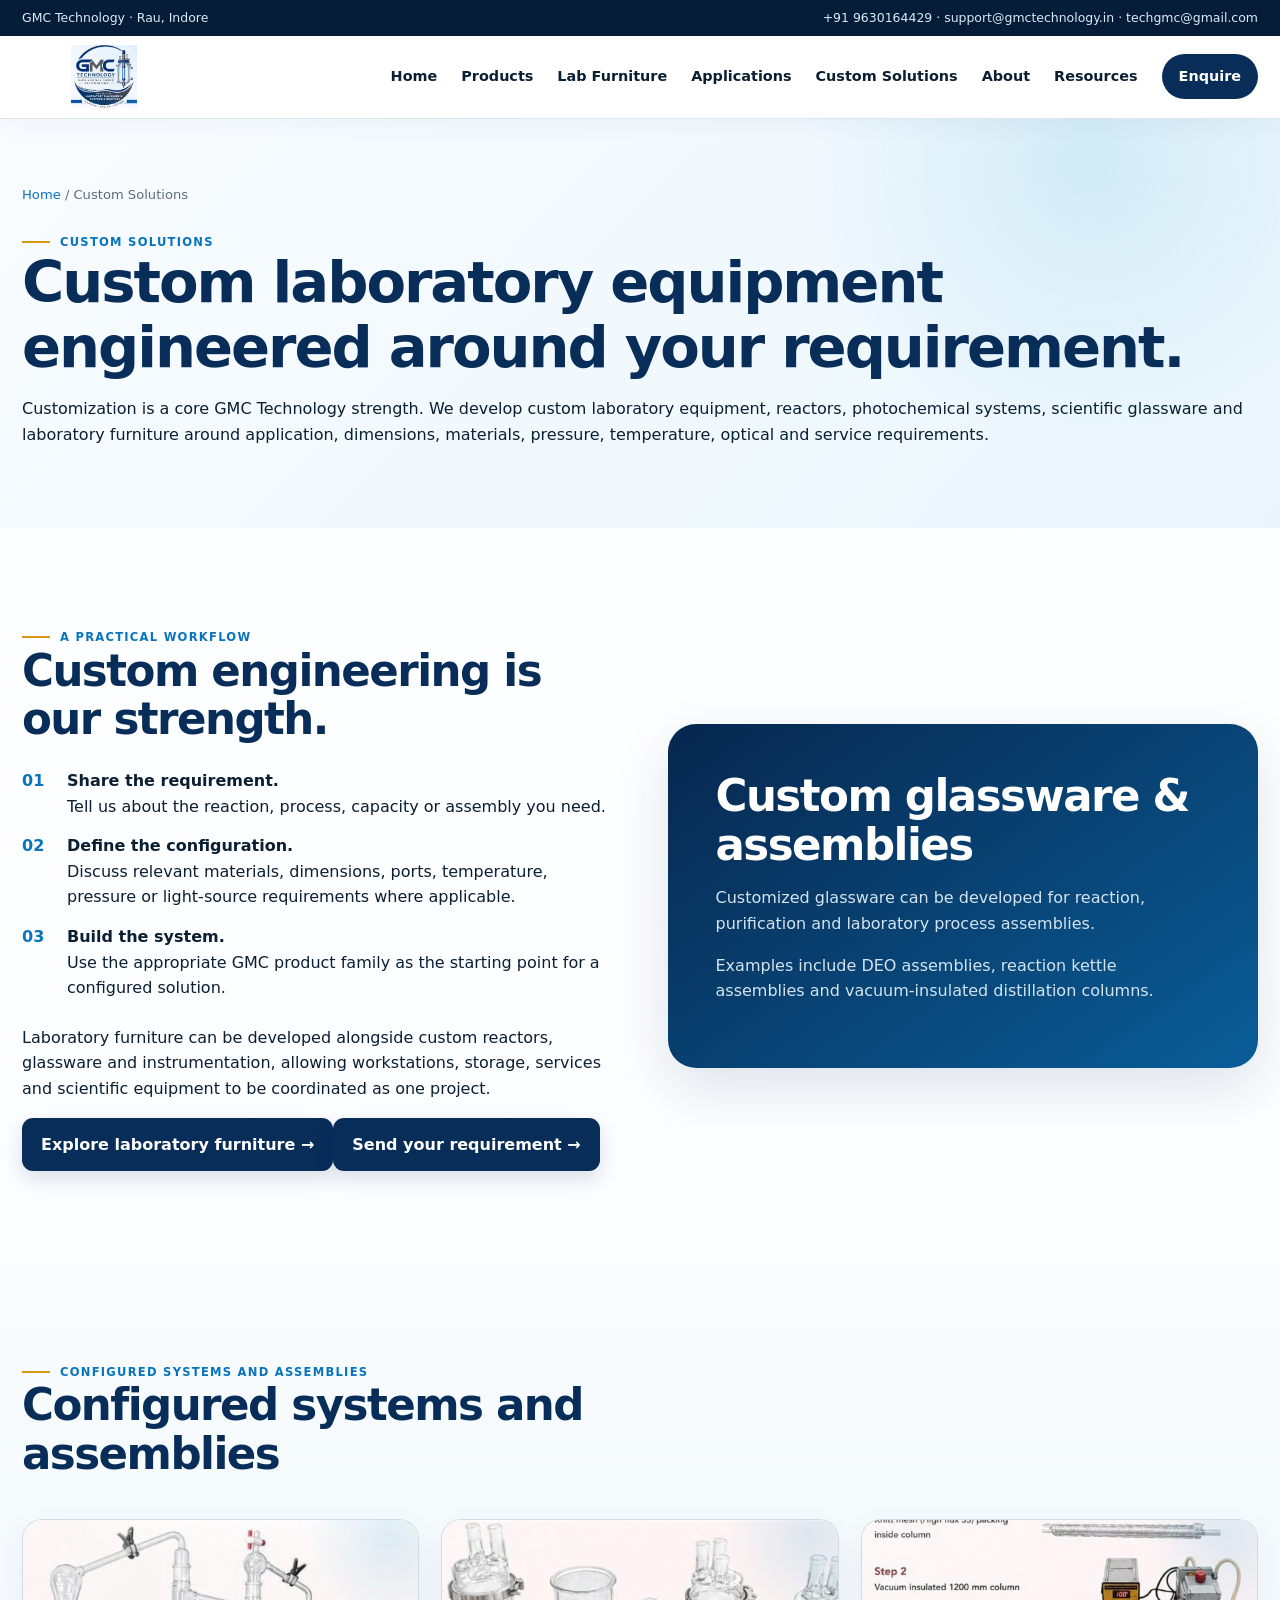
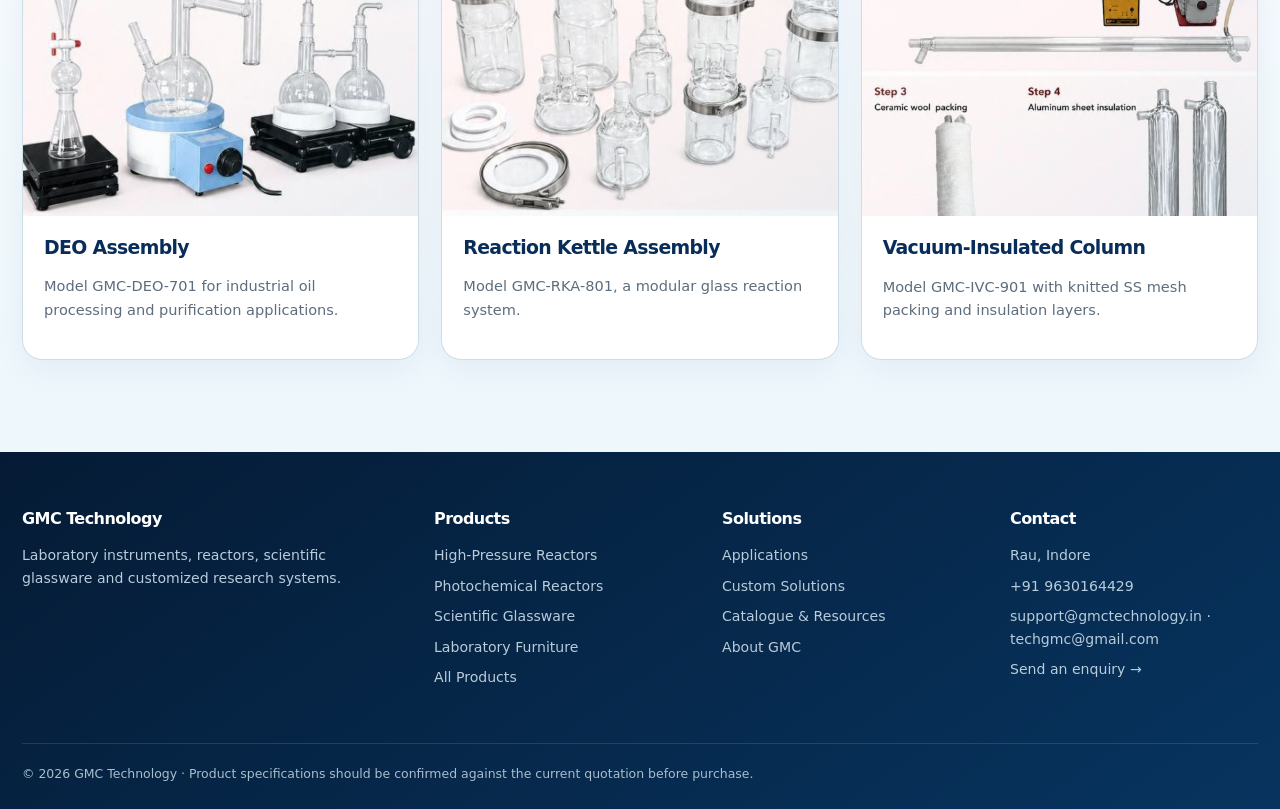
<file: custom-solutions.html>
<!doctype html><html lang="en"><head><meta charset="utf-8"><meta name="viewport" content="width=device-width,initial-scale=1"><title>Custom Laboratory Equipment & Scientific Systems | India | GMC Technology</title><meta name="description" content="GMC Technology specializes in customized laboratory equipment, scientific glassware, reactors, photochemical systems and laboratory furniture engineered around research and industrial requirements in India."><link rel="stylesheet" href="css/styles.css"><link rel="canonical" href="https://www.gmctechnology.in/custom-solutions.html"><meta property="og:type" content="website"><meta property="og:site_name" content="GMC Technology"><meta property="og:title" content="Custom Laboratory Equipment & Scientific Systems | India | GMC Technology"><meta property="og:description" content="GMC Technology specializes in customized laboratory equipment, scientific glassware, reactors, photochemical systems and laboratory furniture engineered around research and industrial requirements in India."><meta property="og:url" content="https://www.gmctechnology.in/custom-solutions.html"><link rel="icon" href="assets/favicon.png"></head><body><div class="topbar"><div class="container"><span>GMC Technology · Rau, Indore</span><span>+91 9630164429 · support@gmctechnology.in · techgmc@gmail.com</span></div></div><header class="header"><div class="container nav"><a class="brand" href="index.html"><img src="assets/gmc-logo.jpg" alt="GMC Technology"></a><button class="menu-btn" aria-label="Open navigation">☰</button><nav class="navlinks"><a href="index.html">Home</a><a href="products.html">Products</a><a href="laboratory-furniture.html">Lab Furniture</a><a href="applications.html">Applications</a><a href="custom-solutions.html">Custom Solutions</a><a href="about.html">About</a><a href="resources.html">Resources</a><a class="nav-cta" href="contact.html">Enquire</a></nav></div></header><main>
<section class="page-hero"><div class="container"><div class="breadcrumb"><a href="index.html">Home</a> / Custom Solutions</div><span class="eyebrow">Custom solutions</span><h1>Custom laboratory equipment engineered around your requirement.</h1><p>Customization is a core GMC Technology strength. We develop custom laboratory equipment, reactors, photochemical systems, scientific glassware and laboratory furniture around application, dimensions, materials, pressure, temperature, optical and service requirements.</p></div></section>
<section class="section"><div class="container split">
  <div><span class="eyebrow">A practical workflow</span><h2>Custom engineering is our strength.</h2>
    <div class="checks">
      <div class="check"><b>01</b><span><strong>Share the requirement.</strong><br>Tell us about the reaction, process, capacity or assembly you need.</span></div>
      <div class="check"><b>02</b><span><strong>Define the configuration.</strong><br>Discuss relevant materials, dimensions, ports, temperature, pressure or light-source requirements where applicable.</span></div>
      <div class="check"><b>03</b><span><strong>Build the system.</strong><br>Use the appropriate GMC product family as the starting point for a configured solution.</span></div>
    </div>
    <p>Laboratory furniture can be developed alongside custom reactors, glassware and instrumentation, allowing workstations, storage, services and scientific equipment to be coordinated as one project.</p><a class="btn btn-primary" href="laboratory-furniture.html">Explore laboratory furniture →</a><a class="btn btn-primary" href="contact.html">Send your requirement →</a>
  </div>
  <div class="panel"><h2>Custom glassware & assemblies</h2><p>Customized glassware can be developed for reaction, purification and laboratory process assemblies.</p><p>Examples include DEO assemblies, reaction kettle assemblies and vacuum-insulated distillation columns.</p></div>
</div></section>
<section class="section surface"><div class="container"><div class="section-head"><span class="eyebrow">Configured systems and assemblies</span><h2>Configured systems and assemblies</h2></div>
<div class="grid grid-3">
  <div class="category-card"><div class="image"><img src="assets/products/page-22.jpg" alt="DEO assembly"></div><div class="card-body"><h3>DEO Assembly</h3><p>Model GMC-DEO-701 for industrial oil processing and purification applications.</p></div></div>
  <div class="category-card"><div class="image"><img src="assets/products/page-28.jpg" alt="Reaction kettle assembly"></div><div class="card-body"><h3>Reaction Kettle Assembly</h3><p>Model GMC-RKA-801, a modular glass reaction system.</p></div></div>
  <div class="category-card"><div class="image"><img src="assets/products/page-29.jpg" alt="Vacuum-insulated column"></div><div class="card-body"><h3>Vacuum-Insulated Column</h3><p>Model GMC-IVC-901 with knitted SS mesh packing and insulation layers.</p></div></div>
</div></div></section>
</main><footer class="footer"><div class="container"><div class="footer-grid"><div><h3>GMC Technology</h3><p>Laboratory instruments, reactors, scientific glassware and customized research systems.</p></div><div><h3>Products</h3><ul><li><a href="products.html?category=High-Pressure%20Reactors%20%26%20Autoclaves">High-Pressure Reactors</a></li><li><a href="products.html?category=Photochemical%20Reactors">Photochemical Reactors</a></li><li><a href="products.html?category=Scientific%20Glassware">Scientific Glassware</a></li><li><a href="products.html?category=Laboratory%20Furniture">Laboratory Furniture</a></li><li><a href="products.html">All Products</a></li></ul></div><div><h3>Solutions</h3><ul><li><a href="applications.html">Applications</a></li><li><a href="custom-solutions.html">Custom Solutions</a></li><li><a href="resources.html">Catalogue & Resources</a></li><li><a href="about.html">About GMC</a></li></ul></div><div><h3>Contact</h3><ul><li>Rau, Indore</li><li>+91 9630164429</li><li>support@gmctechnology.in · techgmc@gmail.com</li><li><a href="contact.html">Send an enquiry →</a></li></ul></div></div><div class="footer-bottom">© 2026 GMC Technology · Product specifications should be confirmed against the current quotation before purchase.</div></div></footer><script src="js/main.js"></script></body></html>
</file>
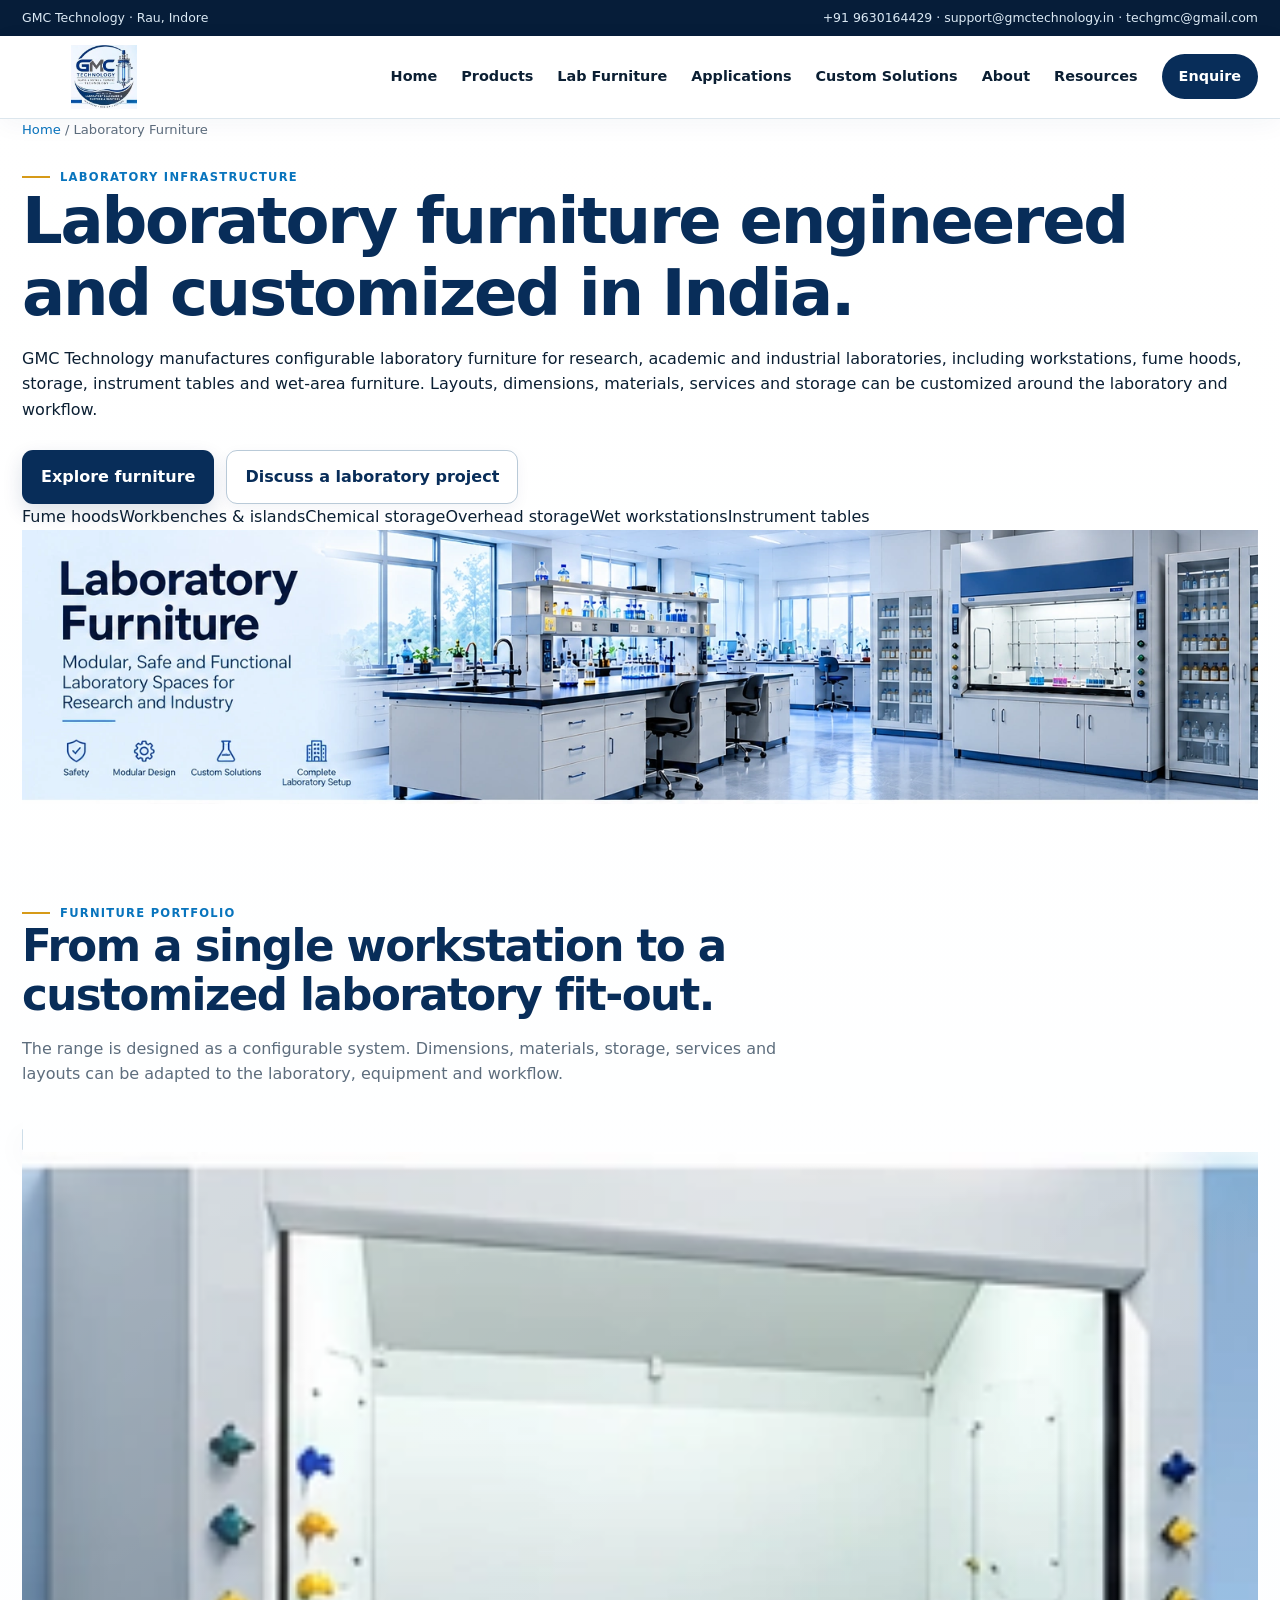
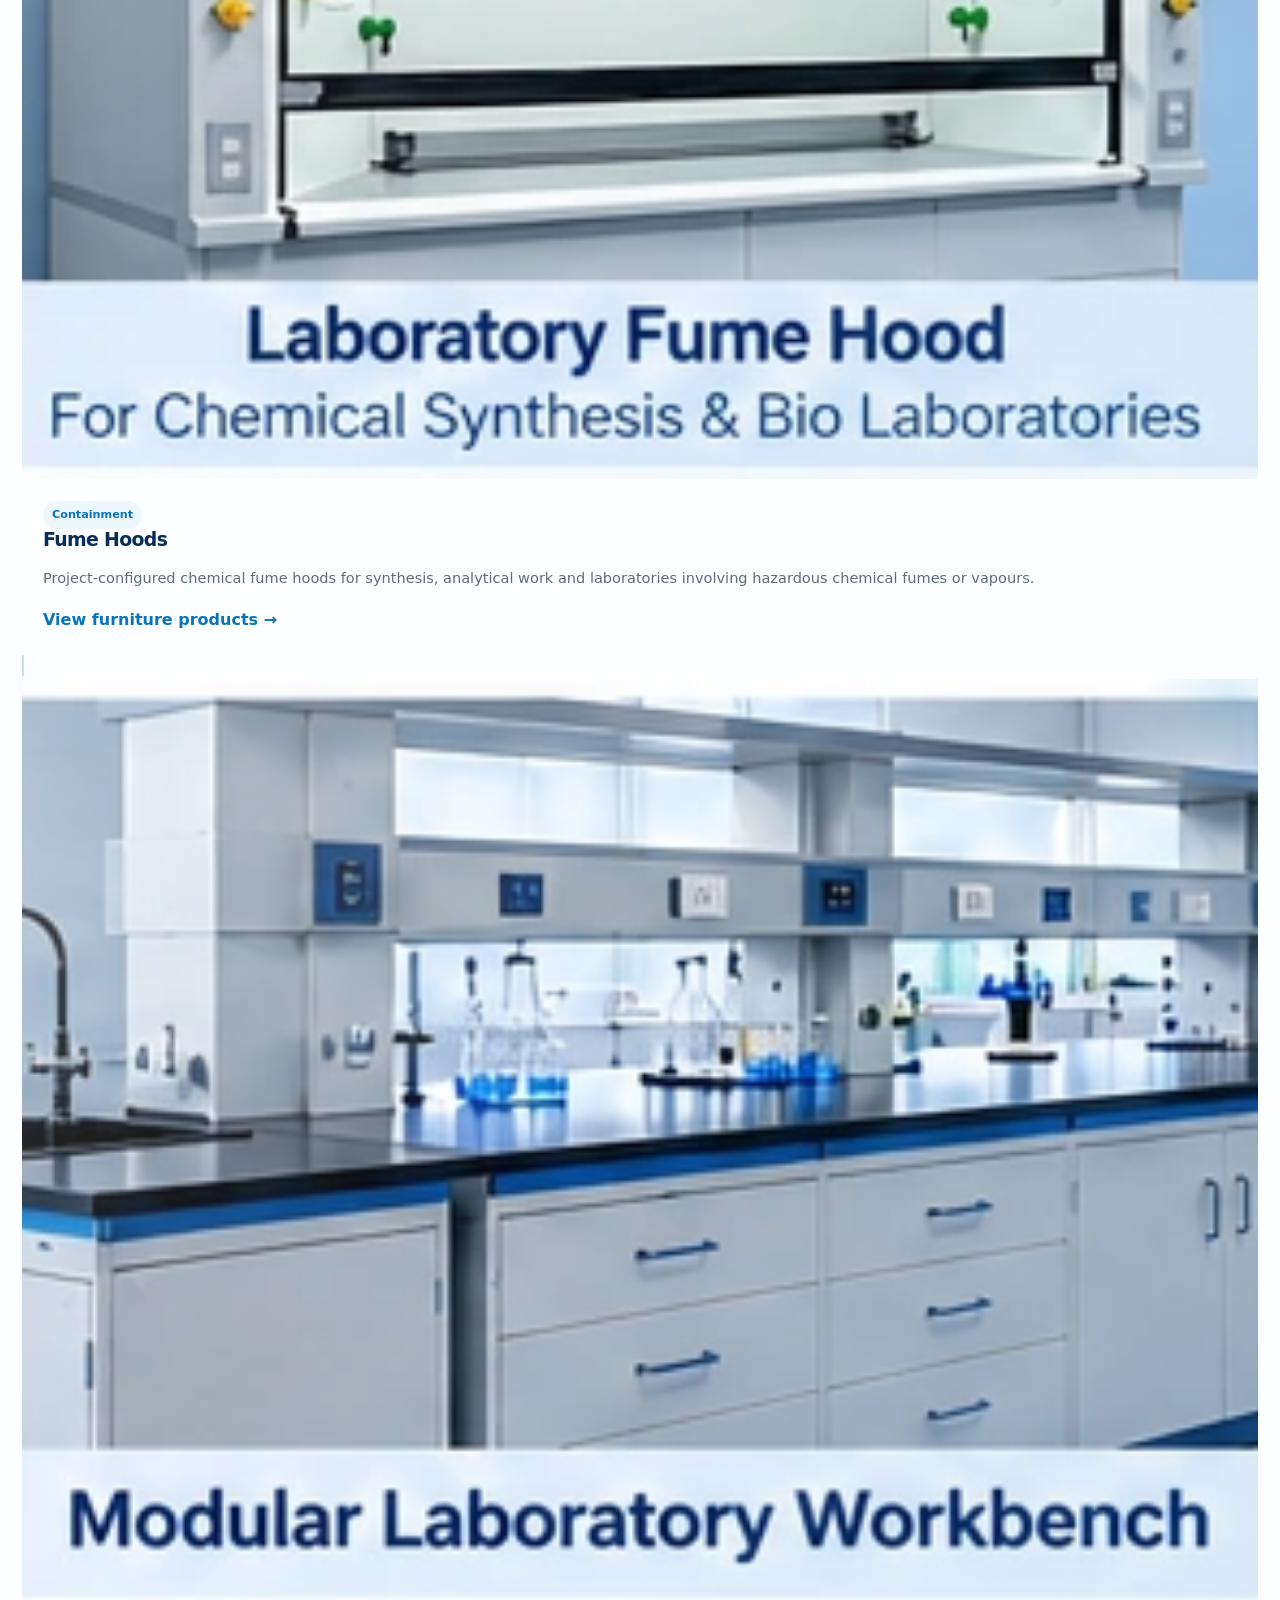
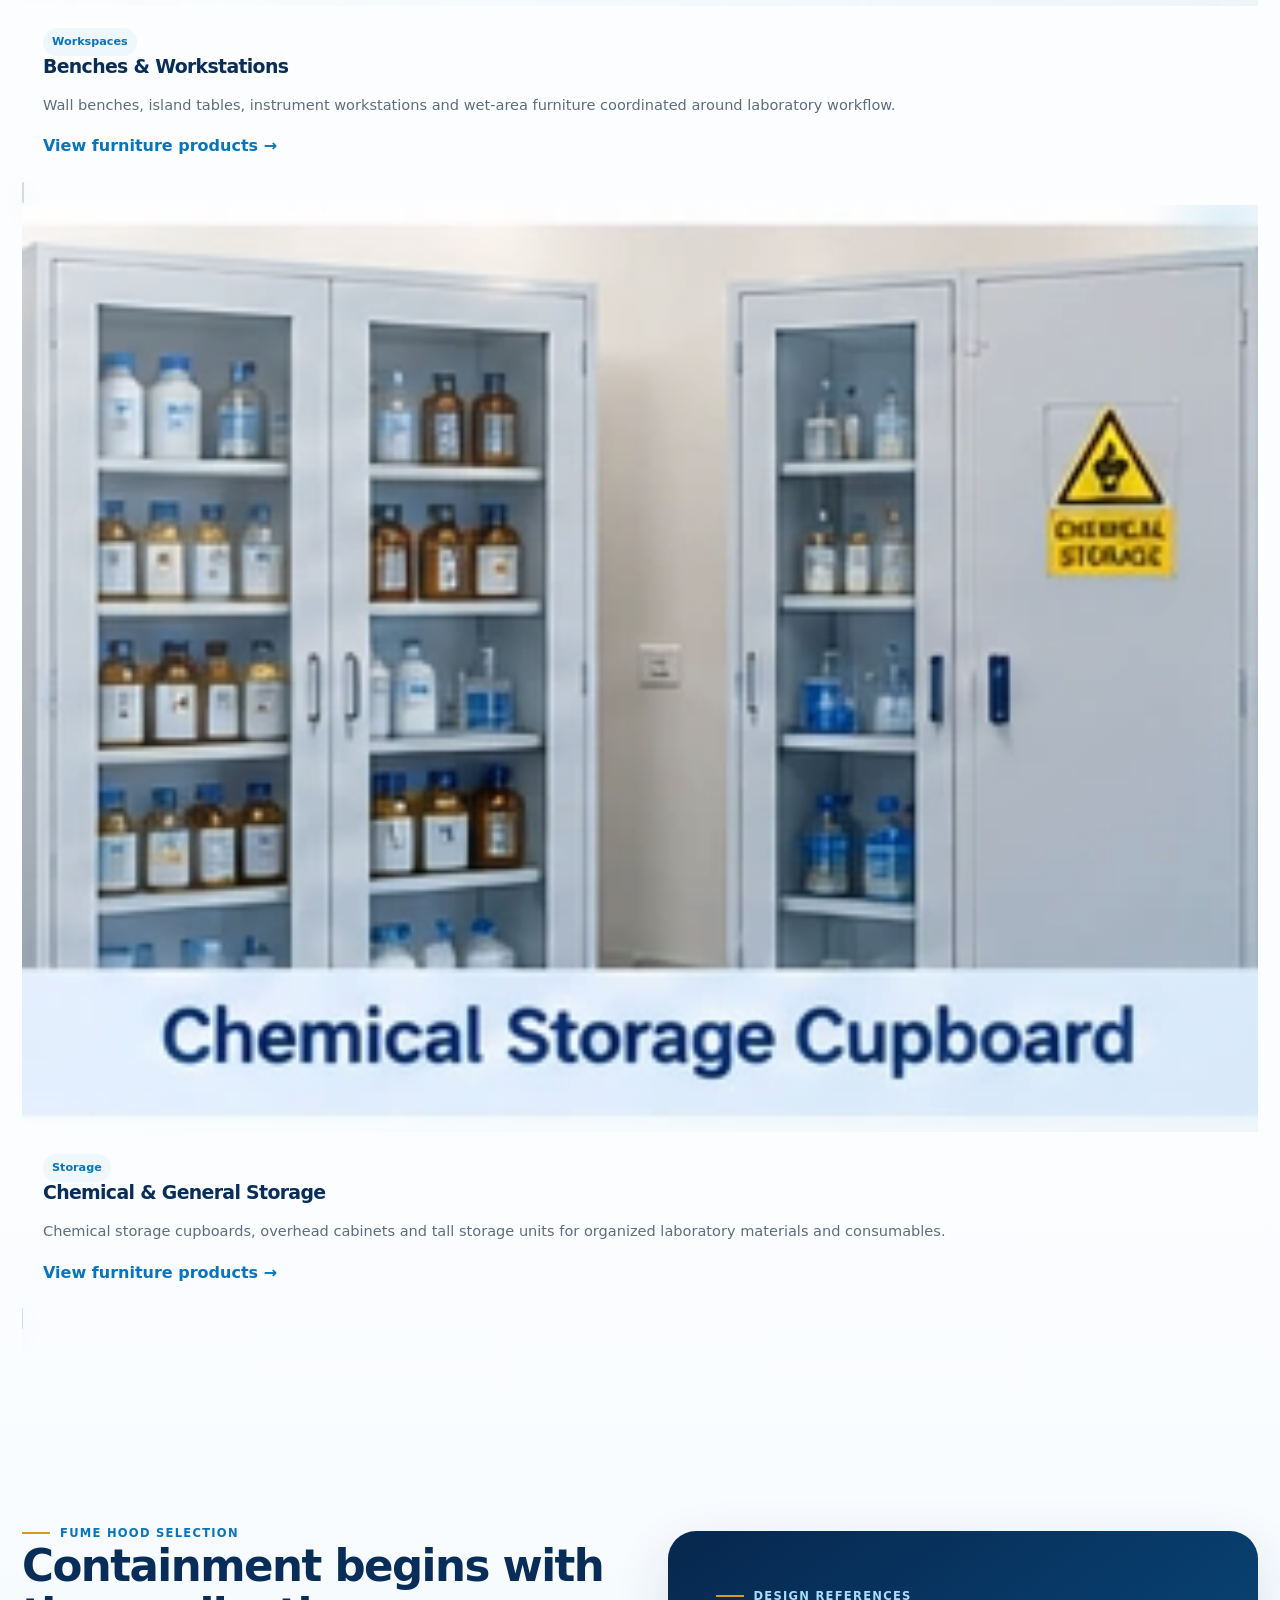
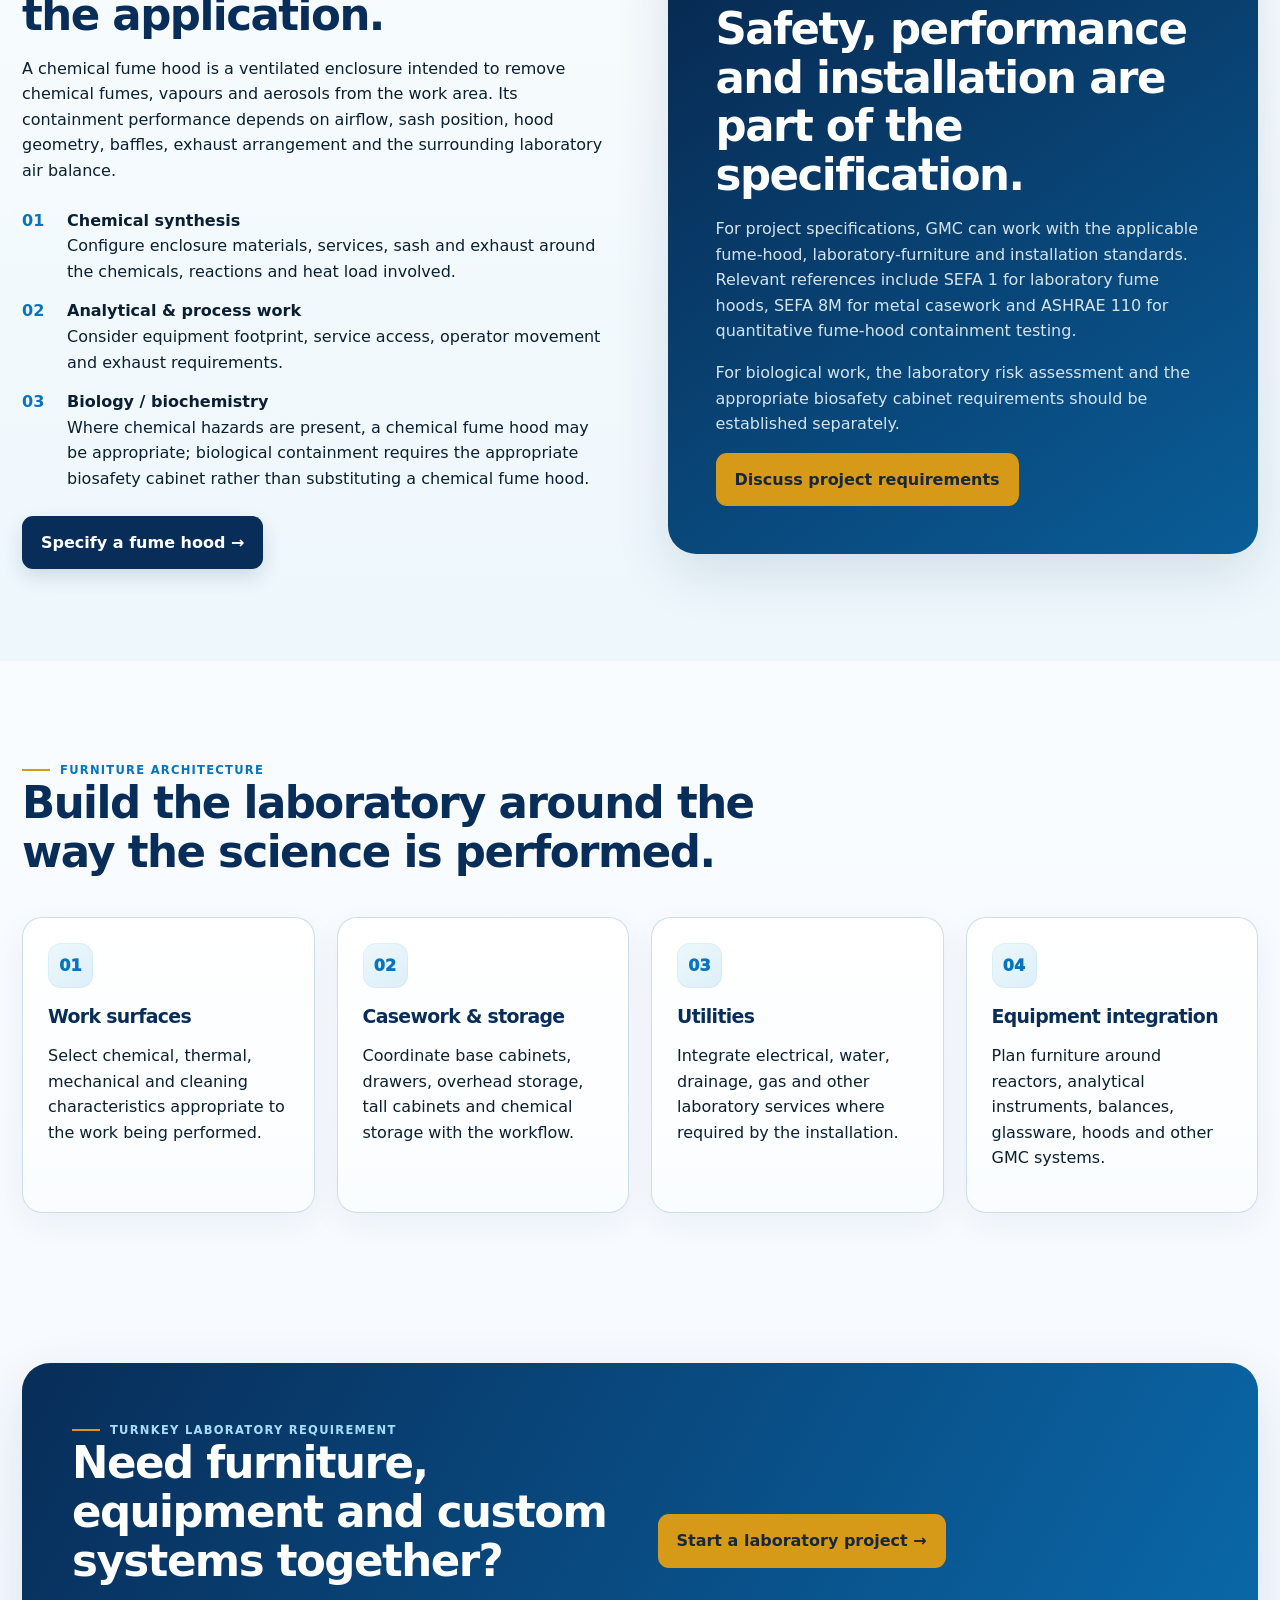
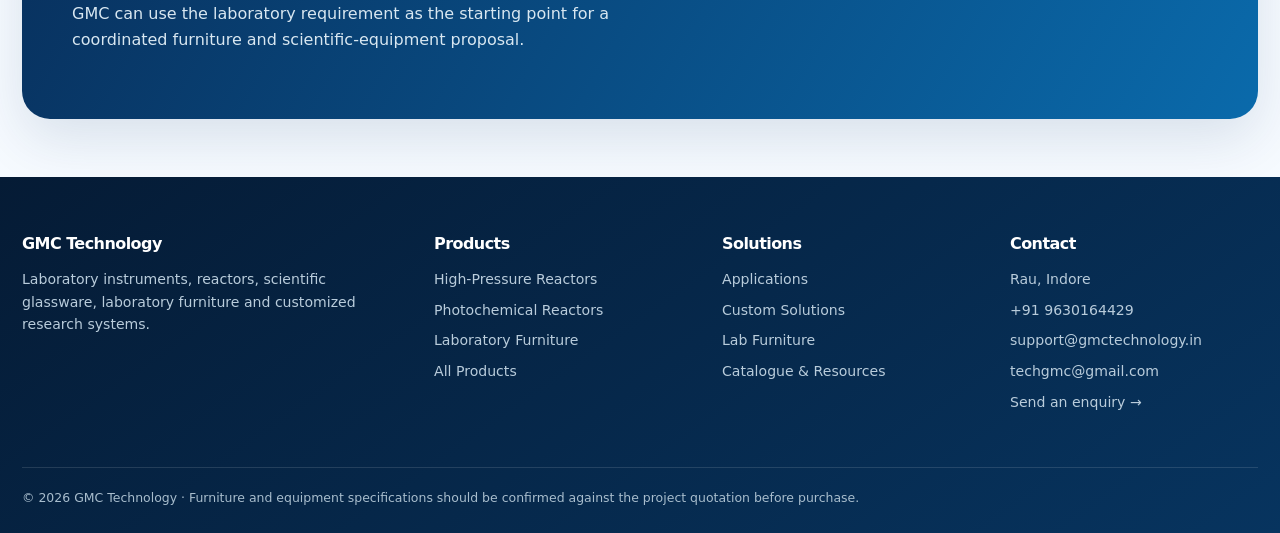
<file: laboratory-furniture.html>
<!doctype html>
<html lang="en">
<head>
<meta charset="utf-8">
<meta name="viewport" content="width=device-width,initial-scale=1">
<title>Laboratory Furniture Manufacturer in India | Fume Hoods & Workstations | GMC Technology</title>
<meta name="description" content="GMC Technology manufactures configurable laboratory furniture in India, including fume hoods, workbenches, workstations, instrument tables, chemical storage and custom laboratory systems for research and academic laboratories.">
<link rel="stylesheet" href="css/styles.css">
<link rel="canonical" href="https://www.gmctechnology.in/laboratory-furniture.html"><meta property="og:type" content="website"><meta property="og:site_name" content="GMC Technology"><meta property="og:title" content="Laboratory Furniture Manufacturer in India | Fume Hoods & Workstations | GMC Technology"><meta property="og:description" content="GMC Technology manufactures configurable laboratory furniture in India, including fume hoods, workbenches, workstations, instrument tables, chemical storage and custom laboratory systems for research and academic laboratories."><meta property="og:url" content="https://www.gmctechnology.in/laboratory-furniture.html"><link rel="icon" href="assets/favicon.png">
</head>
<body>
<div class="topbar"><div class="container"><span>GMC Technology · Rau, Indore</span><span>+91 9630164429 · support@gmctechnology.in · techgmc@gmail.com</span></div></div>
<header class="header"><div class="container nav">
<a class="brand" href="index.html"><img src="assets/gmc-logo.jpg" alt="GMC Technology"></a>
<button class="menu-btn" aria-label="Open navigation">☰</button>
<nav class="navlinks">
<a href="index.html">Home</a><a href="products.html">Products</a><a href="laboratory-furniture.html">Lab Furniture</a><a href="applications.html">Applications</a><a href="custom-solutions.html">Custom Solutions</a><a href="about.html">About</a><a href="resources.html">Resources</a><a class="nav-cta" href="contact.html">Enquire</a>
</nav></div></header>
<main>
<section class="furniture-hero">
<div class="container furniture-hero-grid">
<div>
<div class="breadcrumb"><a href="index.html">Home</a> / Laboratory Furniture</div>
<span class="eyebrow">Laboratory infrastructure</span>
<h1>Laboratory furniture engineered and customized in India.</h1>
<p>GMC Technology manufactures configurable laboratory furniture for research, academic and industrial laboratories, including workstations, fume hoods, storage, instrument tables and wet-area furniture. Layouts, dimensions, materials, services and storage can be customized around the laboratory and workflow.</p>
<div class="actions"><a class="btn btn-primary" href="#furniture-products">Explore furniture</a><a class="btn btn-secondary" href="contact.html?product=Laboratory%20Furniture">Discuss a laboratory project</a></div>
<div class="furniture-points"><span>Fume hoods</span><span>Workbenches & islands</span><span>Chemical storage</span><span>Overhead storage</span><span>Wet workstations</span><span>Instrument tables</span></div>
</div>
<div class="furniture-hero-visual"><img src="assets/furniture/furniture-hero.webp" alt="Illustration of integrated laboratory furniture, fume hood, storage and workstation"></div>
</div>
</section>

<section class="section" id="furniture-products">
<div class="container">
<div class="section-head"><span class="eyebrow">Furniture portfolio</span><h2>From a single workstation to a customized laboratory fit-out.</h2><p>The range is designed as a configurable system. Dimensions, materials, storage, services and layouts can be adapted to the laboratory, equipment and workflow.</p></div>
<div class="furniture-feature-grid">
<a class="category-card" href="products.html?category=Laboratory%20Furniture"><div class="image"><img src="assets/furniture/fume-hood.webp" alt="Laboratory fume hood"></div><div class="card-body"><span class="badge">Containment</span><h3>Fume Hoods</h3><p>Project-configured chemical fume hoods for synthesis, analytical work and laboratories involving hazardous chemical fumes or vapours.</p><span class="link">View furniture products →</span></div></a>
<a class="category-card" href="products.html?category=Laboratory%20Furniture"><div class="image"><img src="assets/furniture/workstations.webp" alt="Modular laboratory workstations"></div><div class="card-body"><span class="badge">Workspaces</span><h3>Benches & Workstations</h3><p>Wall benches, island tables, instrument workstations and wet-area furniture coordinated around laboratory workflow.</p><span class="link">View furniture products →</span></div></a>
<a class="category-card" href="products.html?category=Laboratory%20Furniture"><div class="image"><img src="assets/furniture/chemical-storage.webp" alt="Laboratory storage cupboards"></div><div class="card-body"><span class="badge">Storage</span><h3>Chemical & General Storage</h3><p>Chemical storage cupboards, overhead cabinets and tall storage units for organized laboratory materials and consumables.</p><span class="link">View furniture products →</span></div></a>
</div>
</div>
</section>

<section class="section surface">
<div class="container split">
<div>
<span class="eyebrow">Fume hood selection</span>
<h2>Containment begins with the application.</h2>
<p>A chemical fume hood is a ventilated enclosure intended to remove chemical fumes, vapours and aerosols from the work area. Its containment performance depends on airflow, sash position, hood geometry, baffles, exhaust arrangement and the surrounding laboratory air balance.</p>
<div class="checks">
<div class="check"><b>01</b><span><strong>Chemical synthesis</strong><br>Configure enclosure materials, services, sash and exhaust around the chemicals, reactions and heat load involved.</span></div>
<div class="check"><b>02</b><span><strong>Analytical & process work</strong><br>Consider equipment footprint, service access, operator movement and exhaust requirements.</span></div>
<div class="check"><b>03</b><span><strong>Biology / biochemistry</strong><br>Where chemical hazards are present, a chemical fume hood may be appropriate; biological containment requires the appropriate biosafety cabinet rather than substituting a chemical fume hood.</span></div>
</div>
<a class="btn btn-primary" href="contact.html?product=Laboratory%20Fume%20Hood">Specify a fume hood →</a>
</div>
<div class="panel"><span class="eyebrow" style="color:#a8dcff">Design references</span><h2>Safety, performance and installation are part of the specification.</h2><p>For project specifications, GMC can work with the applicable fume-hood, laboratory-furniture and installation standards. Relevant references include SEFA 1 for laboratory fume hoods, SEFA 8M for metal casework and ASHRAE 110 for quantitative fume-hood containment testing.</p><p>For biological work, the laboratory risk assessment and the appropriate biosafety cabinet requirements should be established separately.</p><a class="btn btn-gold" href="contact.html?product=Laboratory%20Furniture%20Project">Discuss project requirements</a></div>
</div>
</section>

<section class="section">
<div class="container">
<div class="section-head"><span class="eyebrow">Furniture architecture</span><h2>Build the laboratory around the way the science is performed.</h2></div>
<div class="grid grid-4">
<div class="feature-card"><div class="icon">01</div><h3>Work surfaces</h3><p>Select chemical, thermal, mechanical and cleaning characteristics appropriate to the work being performed.</p></div>
<div class="feature-card"><div class="icon">02</div><h3>Casework & storage</h3><p>Coordinate base cabinets, drawers, overhead storage, tall cabinets and chemical storage with the workflow.</p></div>
<div class="feature-card"><div class="icon">03</div><h3>Utilities</h3><p>Integrate electrical, water, drainage, gas and other laboratory services where required by the installation.</p></div>
<div class="feature-card"><div class="icon">04</div><h3>Equipment integration</h3><p>Plan furniture around reactors, analytical instruments, balances, glassware, hoods and other GMC systems.</p></div>
</div>
</div>
</section>

<section class="section-sm">
<div class="container">
<div class="band"><div class="split" style="gap:35px"><div><span class="eyebrow" style="color:#a8dcff">Turnkey laboratory requirement</span><h2>Need furniture, equipment and custom systems together?</h2><p>GMC can use the laboratory requirement as the starting point for a coordinated furniture and scientific-equipment proposal.</p></div><div><a class="btn btn-gold" href="contact.html?product=Complete%20Laboratory%20Project">Start a laboratory project →</a></div></div></div>
</div>
</section>
</main>
<footer class="footer"><div class="container"><div class="footer-grid">
<div><h3>GMC Technology</h3><p>Laboratory instruments, reactors, scientific glassware, laboratory furniture and customized research systems.</p></div>
<div><h3>Products</h3><ul><li><a href="products.html?category=High-Pressure%20Reactors%20%26%20Autoclaves">High-Pressure Reactors</a></li><li><a href="products.html?category=Photochemical%20Reactors">Photochemical Reactors</a></li><li><a href="products.html?category=Laboratory%20Furniture">Laboratory Furniture</a></li><li><a href="products.html">All Products</a></li></ul></div>
<div><h3>Solutions</h3><ul><li><a href="applications.html">Applications</a></li><li><a href="custom-solutions.html">Custom Solutions</a></li><li><a href="laboratory-furniture.html">Lab Furniture</a></li><li><a href="resources.html">Catalogue & Resources</a></li></ul></div>
<div><h3>Contact</h3><ul><li>Rau, Indore</li><li>+91 9630164429</li><li>support@gmctechnology.in</li><li>techgmc@gmail.com</li><li><a href="contact.html">Send an enquiry →</a></li></ul></div>
</div><div class="footer-bottom">© 2026 GMC Technology · Furniture and equipment specifications should be confirmed against the project quotation before purchase.</div></div></footer>
<script src="js/main.js"></script>
</body></html>
</file>
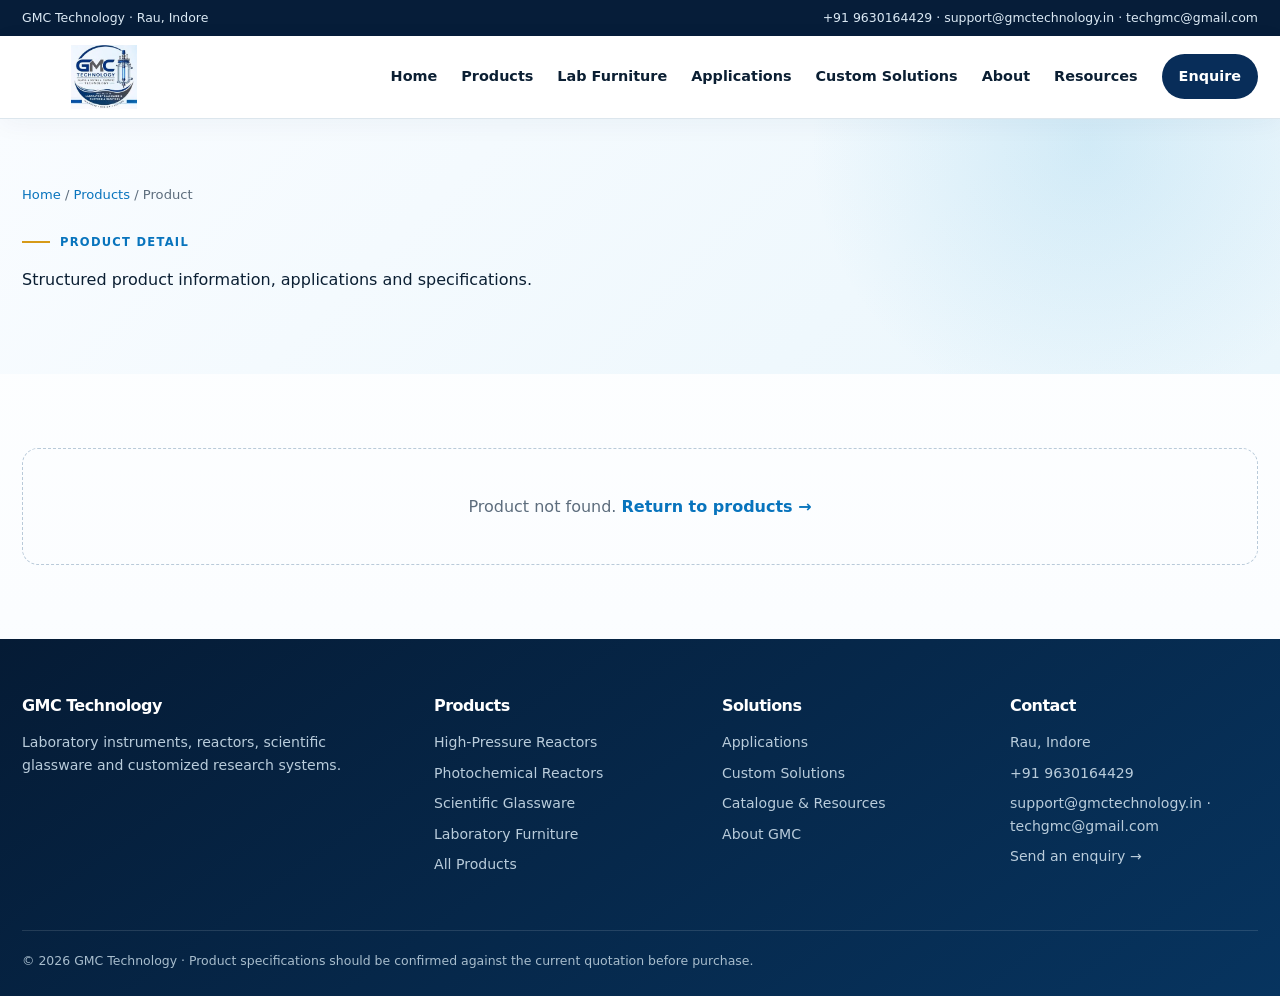
<file: product.html>
<!doctype html><html lang="en"><head><meta charset="utf-8"><meta name="viewport" content="width=device-width,initial-scale=1"><title>Product | GMC Technology</title><meta name="description" content="GMC Technology laboratory instruments, high-pressure reactors, photochemical reactors, scientific glassware and customized systems."><link rel="stylesheet" href="css/styles.css"><link rel="icon" href="assets/favicon.png"></head><body><div class="topbar"><div class="container"><span>GMC Technology · Rau, Indore</span><span>+91 9630164429 · support@gmctechnology.in · techgmc@gmail.com</span></div></div><header class="header"><div class="container nav"><a class="brand" href="index.html"><img src="assets/gmc-logo.jpg" alt="GMC Technology"></a><button class="menu-btn" aria-label="Open navigation">☰</button><nav class="navlinks"><a href="index.html">Home</a><a href="products.html">Products</a><a href="laboratory-furniture.html">Lab Furniture</a><a href="applications.html">Applications</a><a href="custom-solutions.html">Custom Solutions</a><a href="about.html">About</a><a href="resources.html">Resources</a><a class="nav-cta" href="contact.html">Enquire</a></nav></div></header><main>
<section class="page-hero"><div class="container"><div class="breadcrumb"><a href="index.html">Home</a> / <a href="products.html">Products</a> / Product</div><span class="eyebrow">Product detail</span><p>Structured product information, applications and specifications.</p></div></section>
<section class="detail"><div class="container" id="product-detail"></div></section>
</main><footer class="footer"><div class="container"><div class="footer-grid"><div><h3>GMC Technology</h3><p>Laboratory instruments, reactors, scientific glassware and customized research systems.</p></div><div><h3>Products</h3><ul><li><a href="products.html?category=High-Pressure%20Reactors%20%26%20Autoclaves">High-Pressure Reactors</a></li><li><a href="products.html?category=Photochemical%20Reactors">Photochemical Reactors</a></li><li><a href="products.html?category=Scientific%20Glassware">Scientific Glassware</a></li><li><a href="products.html?category=Laboratory%20Furniture">Laboratory Furniture</a></li><li><a href="products.html">All Products</a></li></ul></div><div><h3>Solutions</h3><ul><li><a href="applications.html">Applications</a></li><li><a href="custom-solutions.html">Custom Solutions</a></li><li><a href="resources.html">Catalogue & Resources</a></li><li><a href="about.html">About GMC</a></li></ul></div><div><h3>Contact</h3><ul><li>Rau, Indore</li><li>+91 9630164429</li><li>support@gmctechnology.in · techgmc@gmail.com</li><li><a href="contact.html">Send an enquiry →</a></li></ul></div></div><div class="footer-bottom">© 2026 GMC Technology · Product specifications should be confirmed against the current quotation before purchase.</div></div></footer><script src="js/main.js"></script></body></html>
</file>
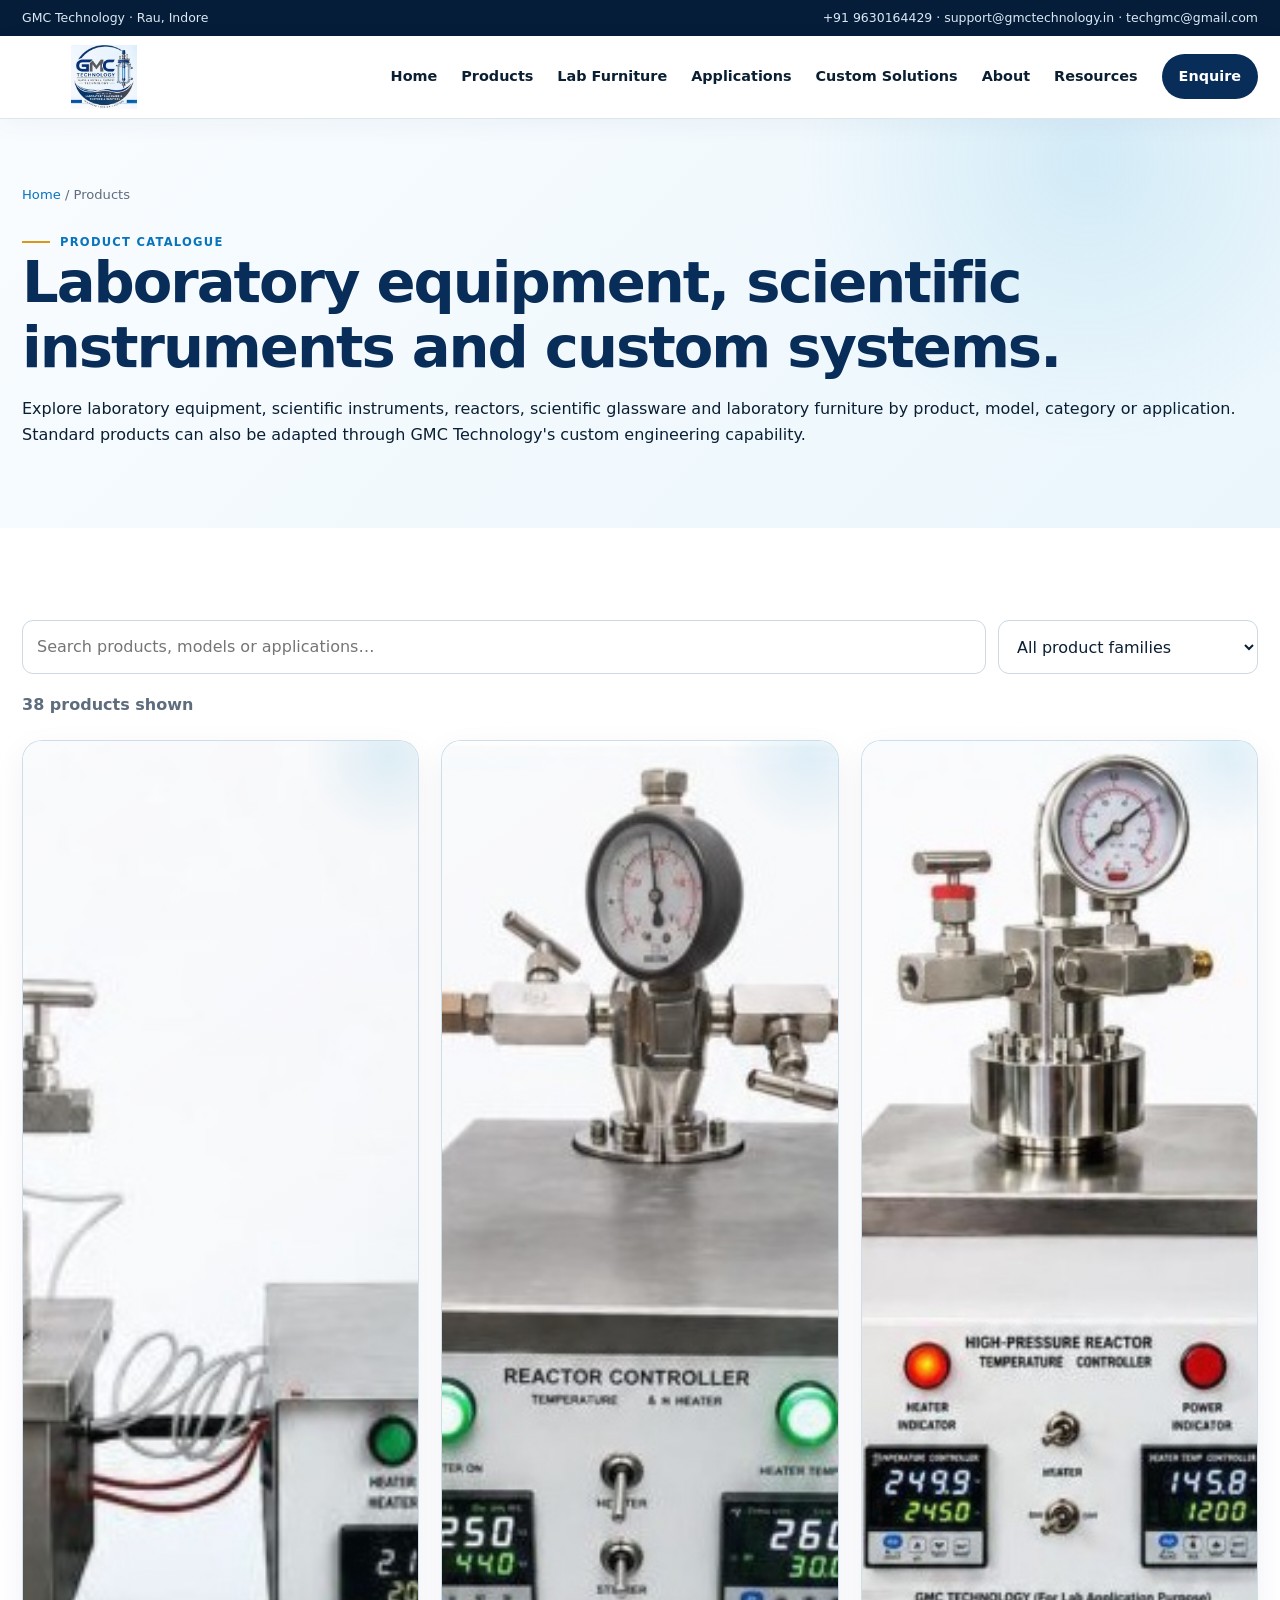
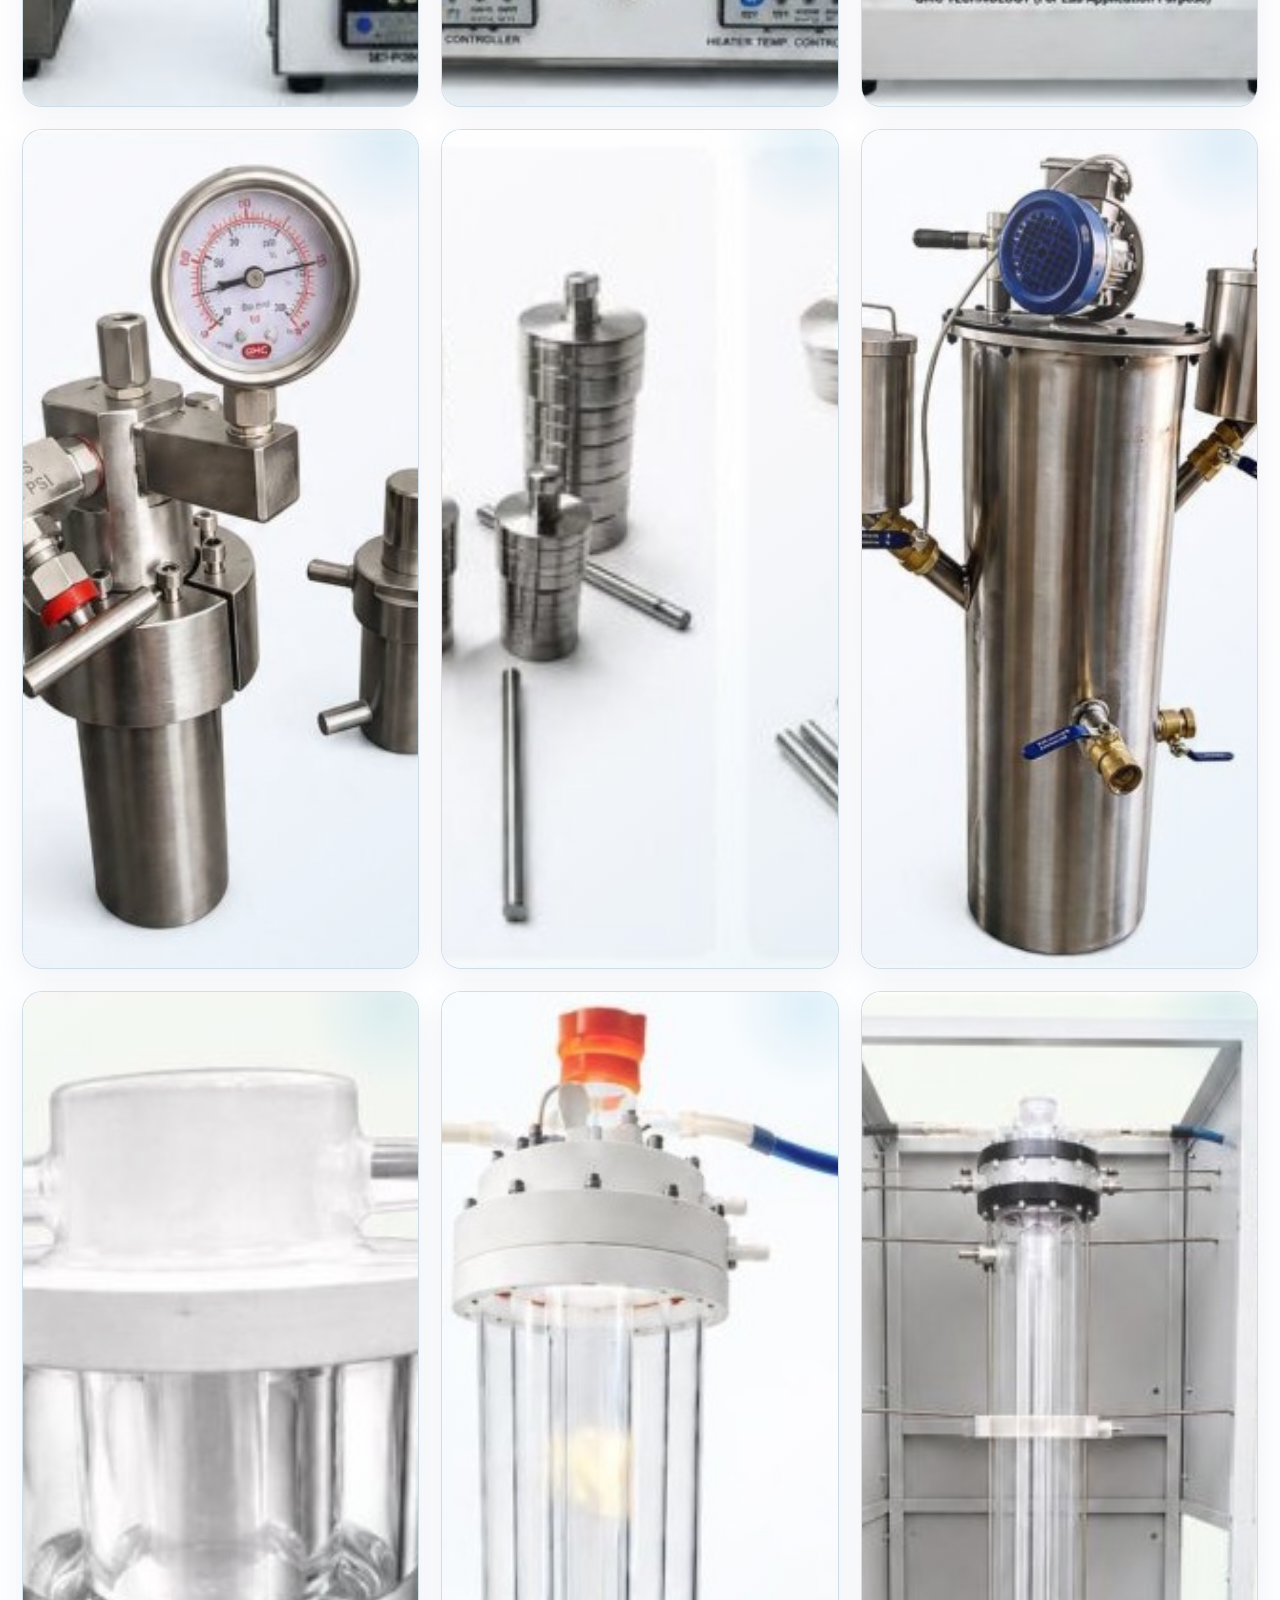
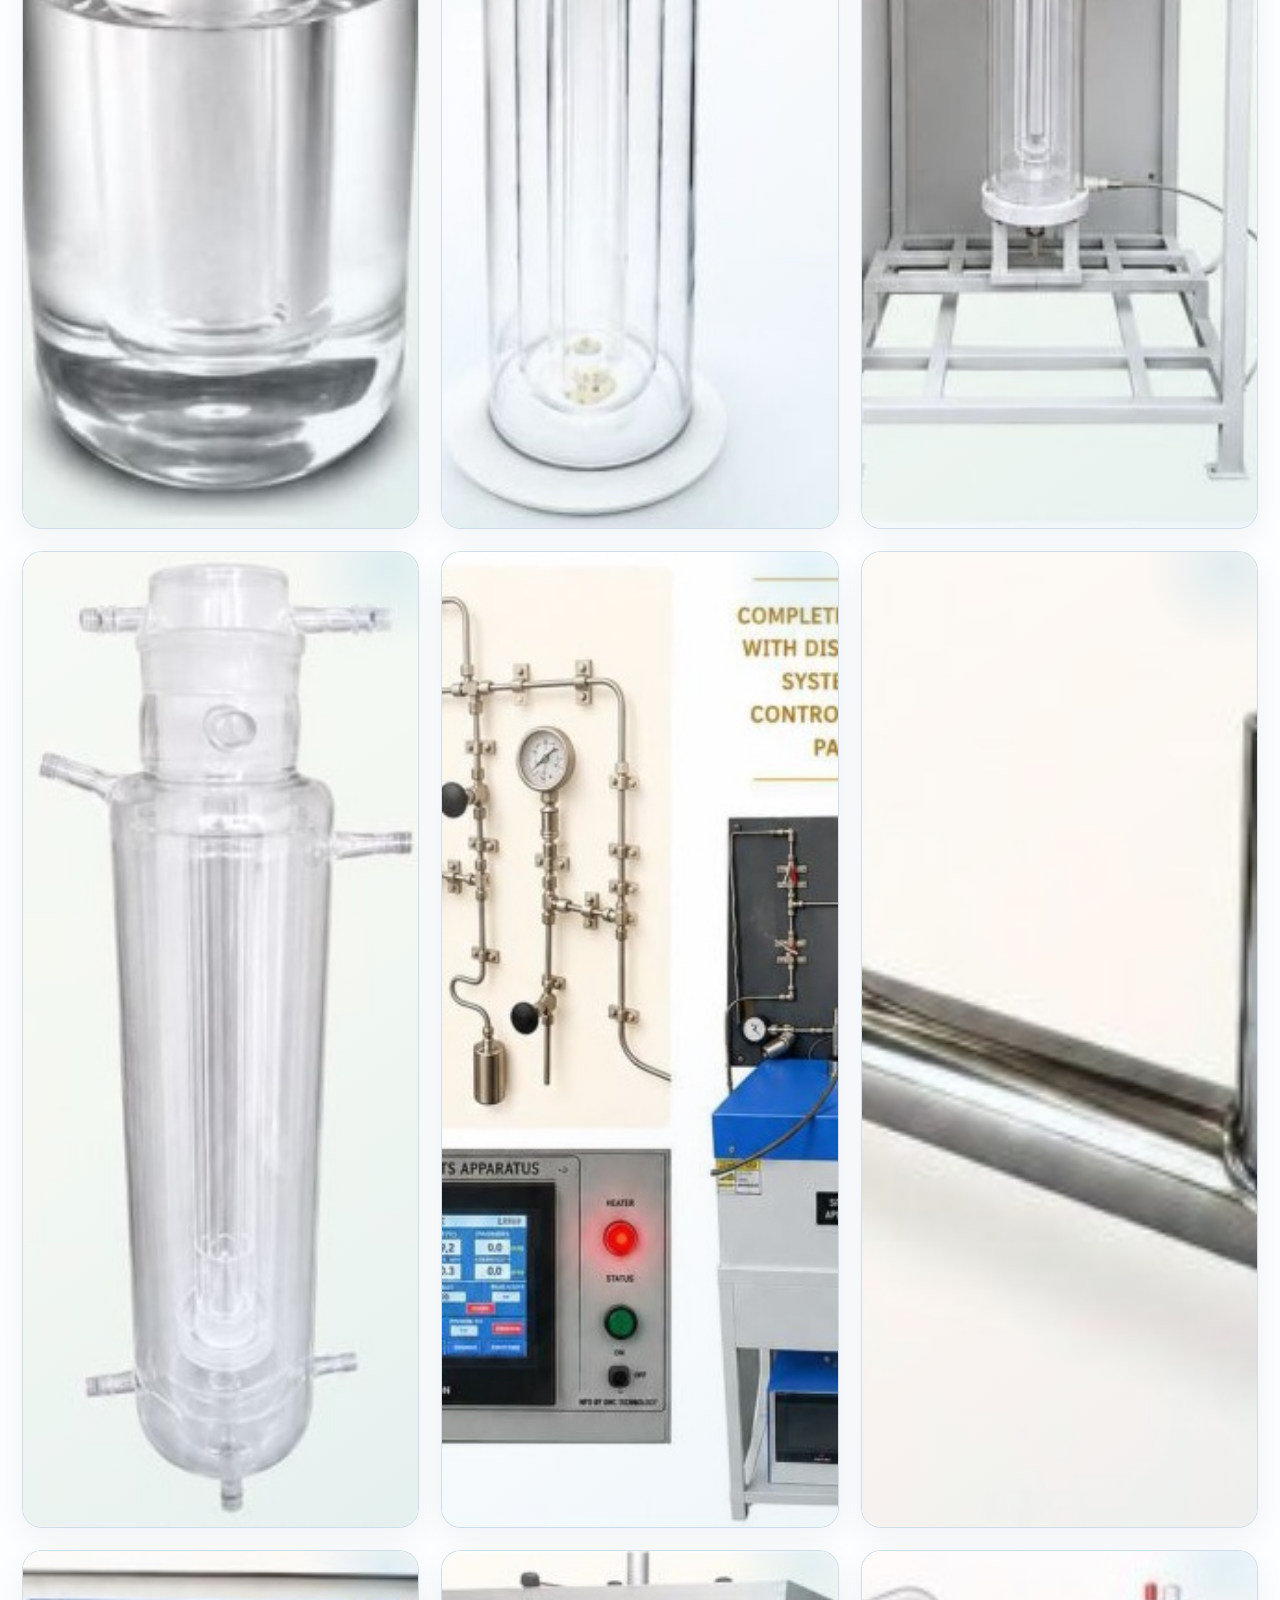
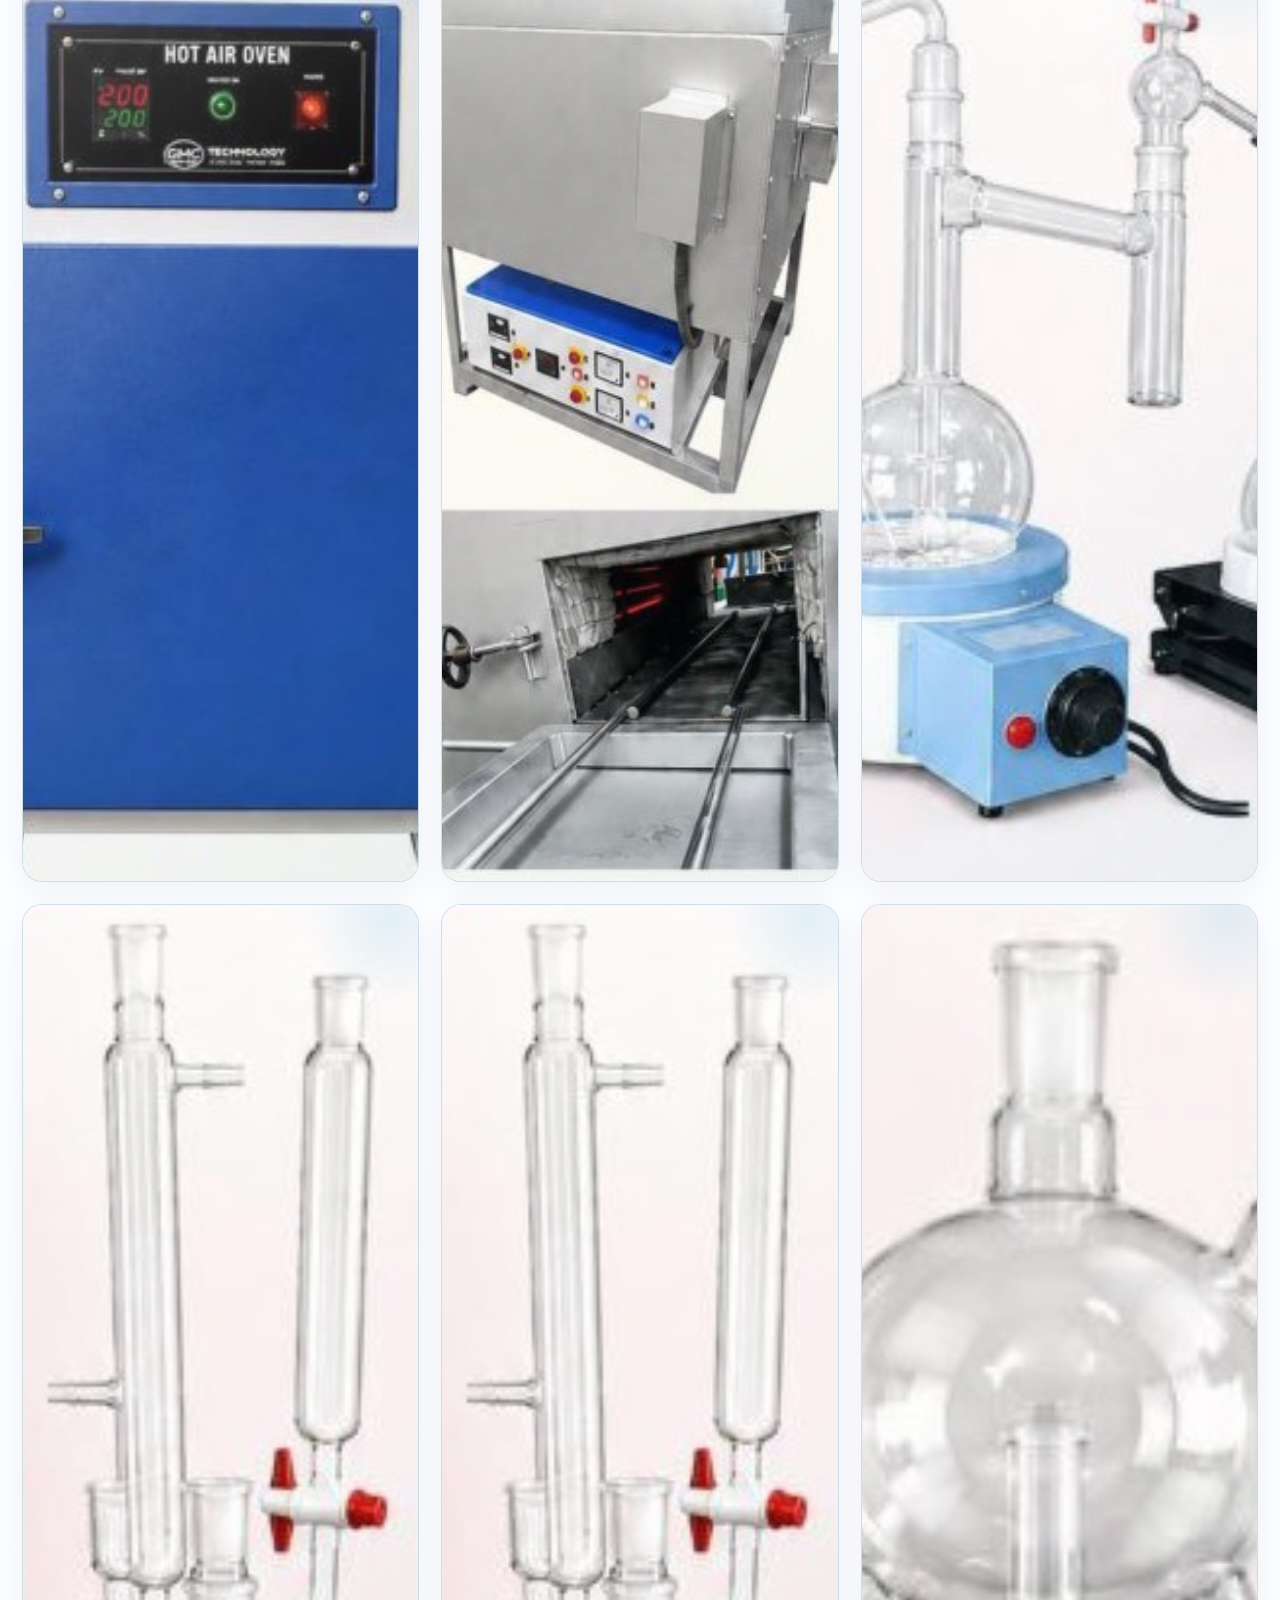
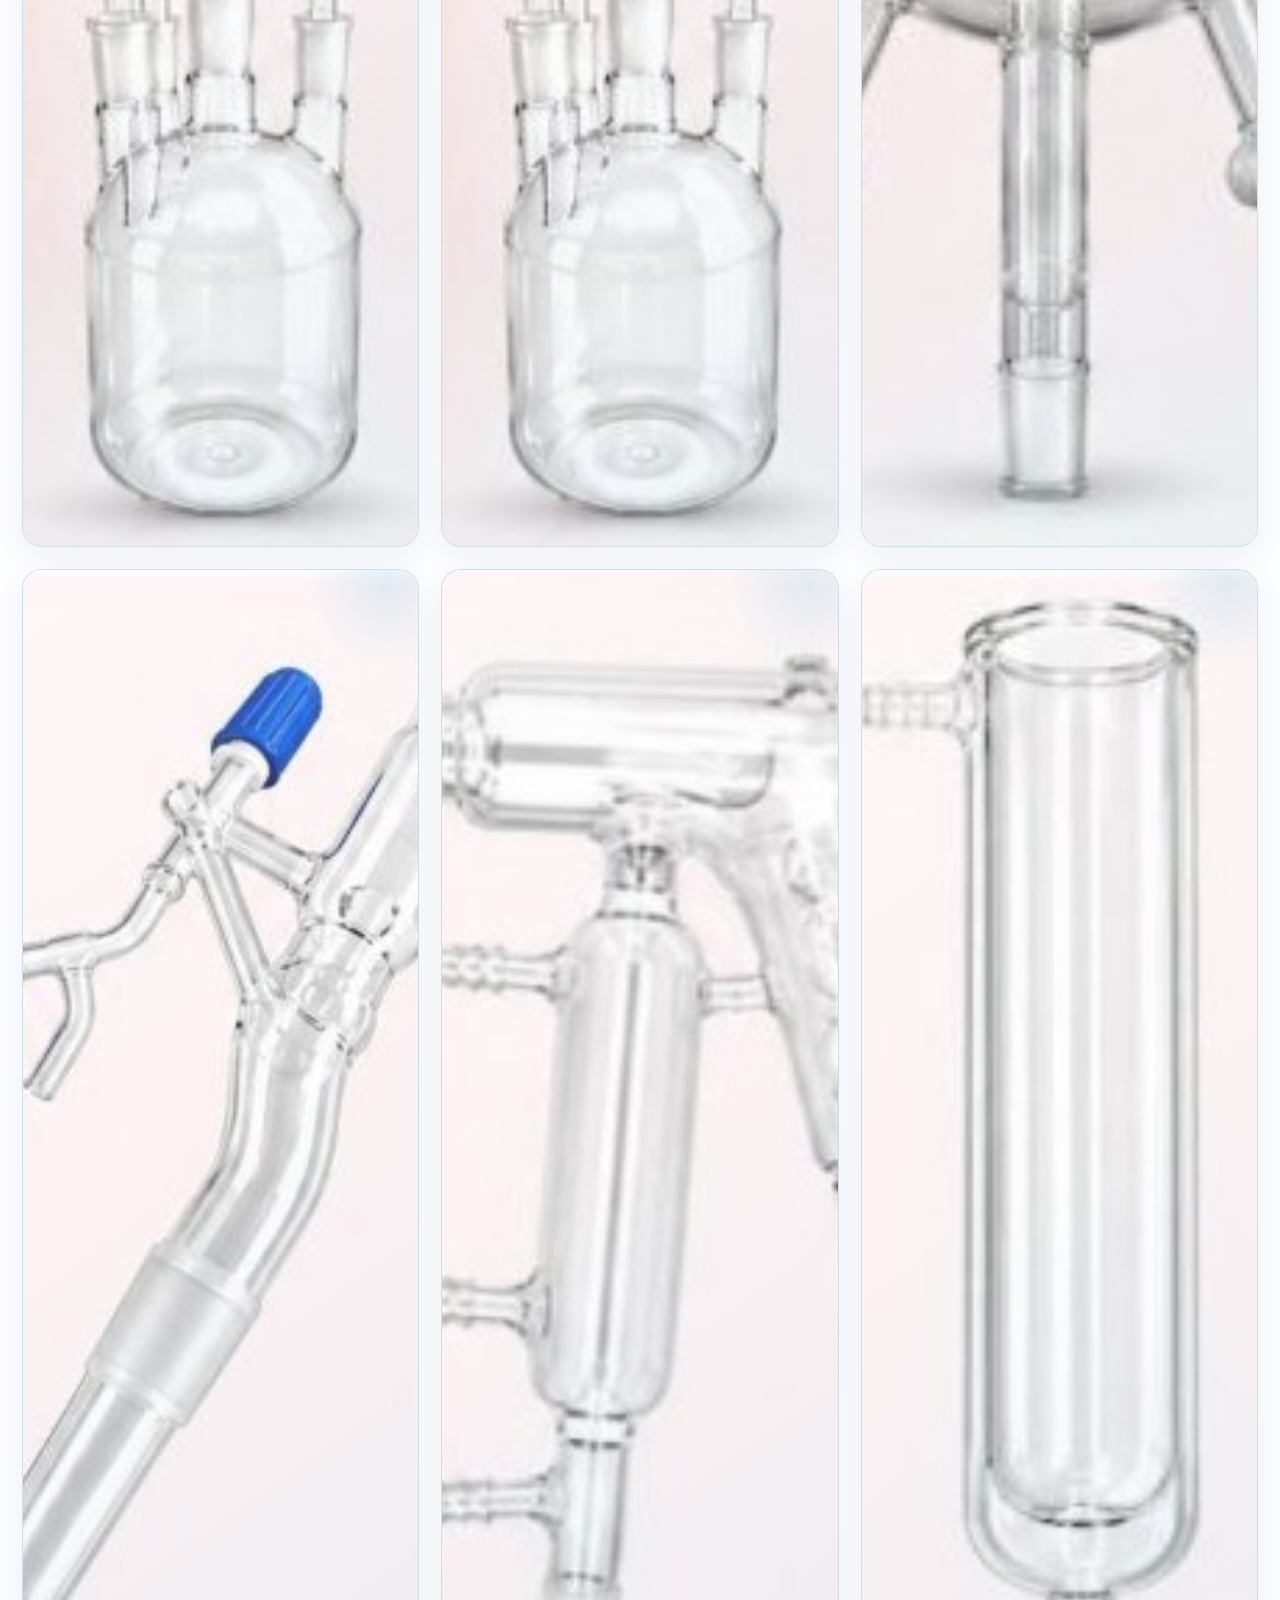
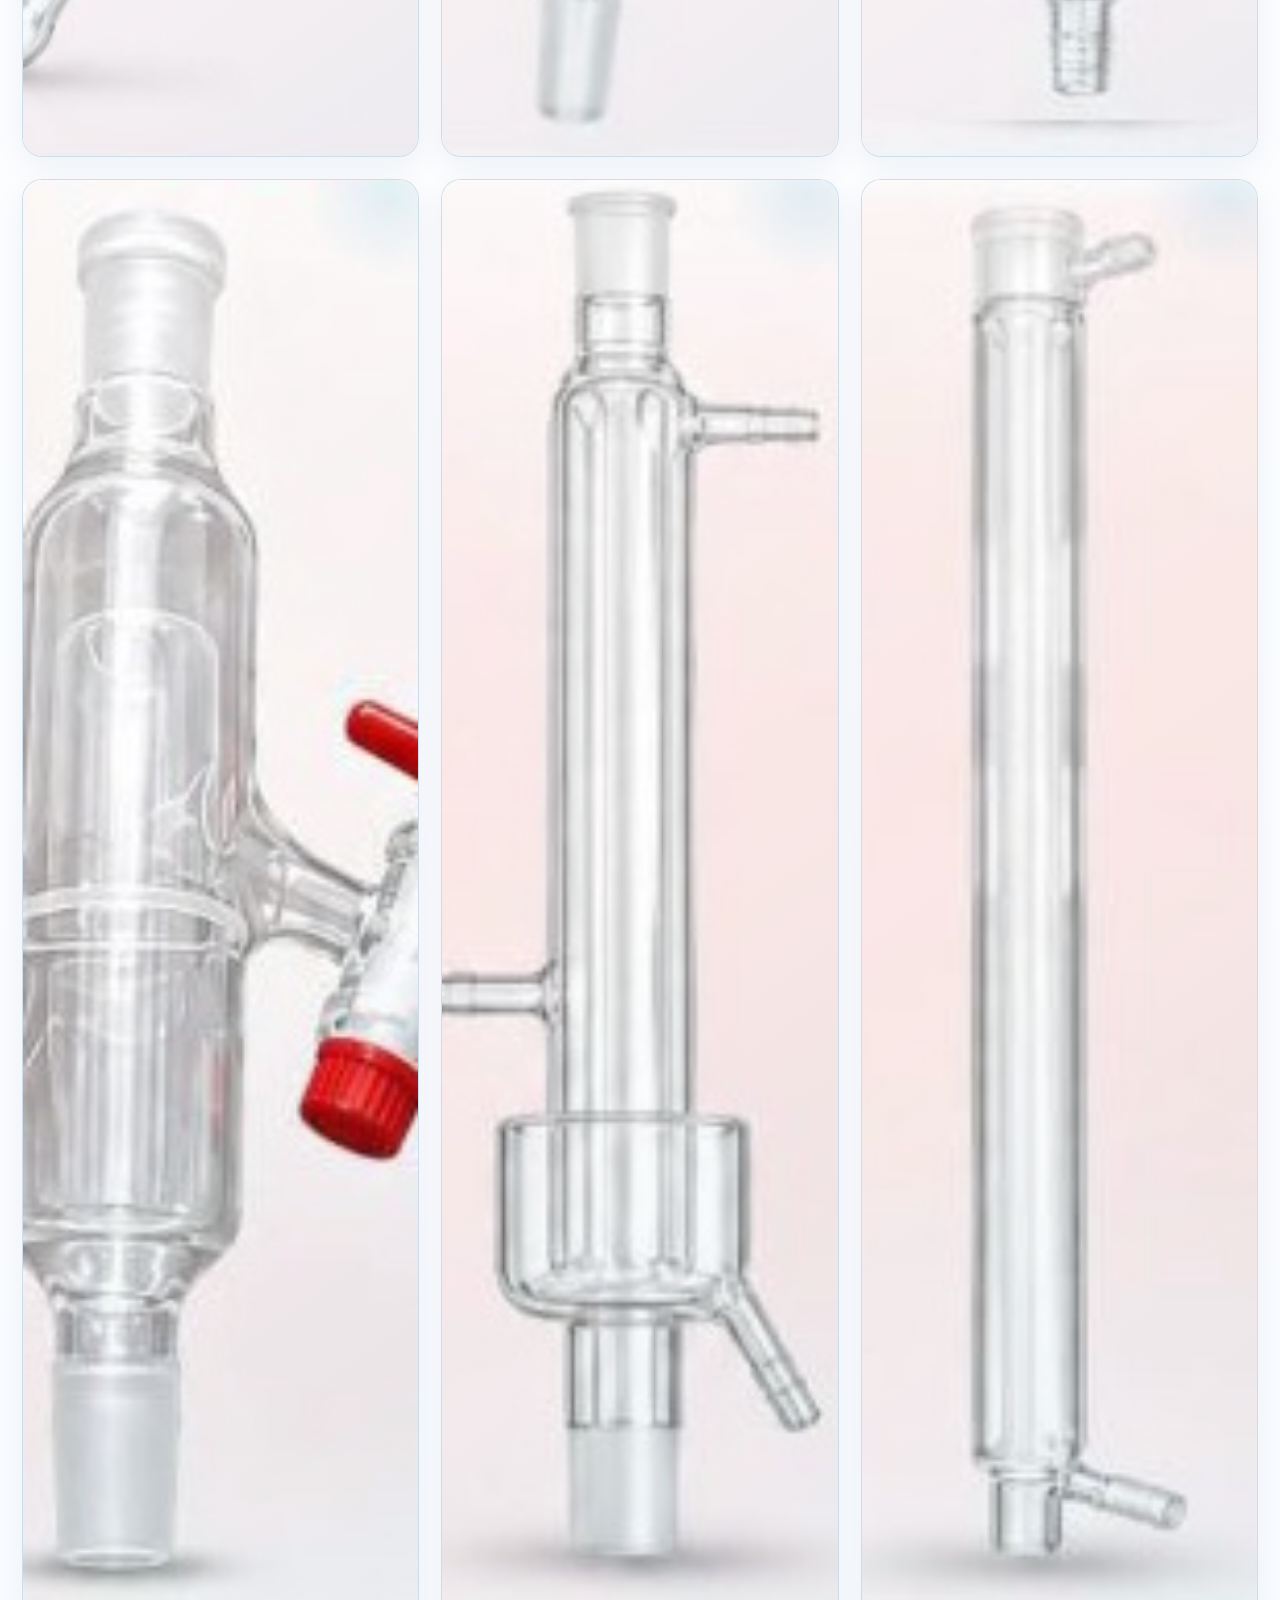
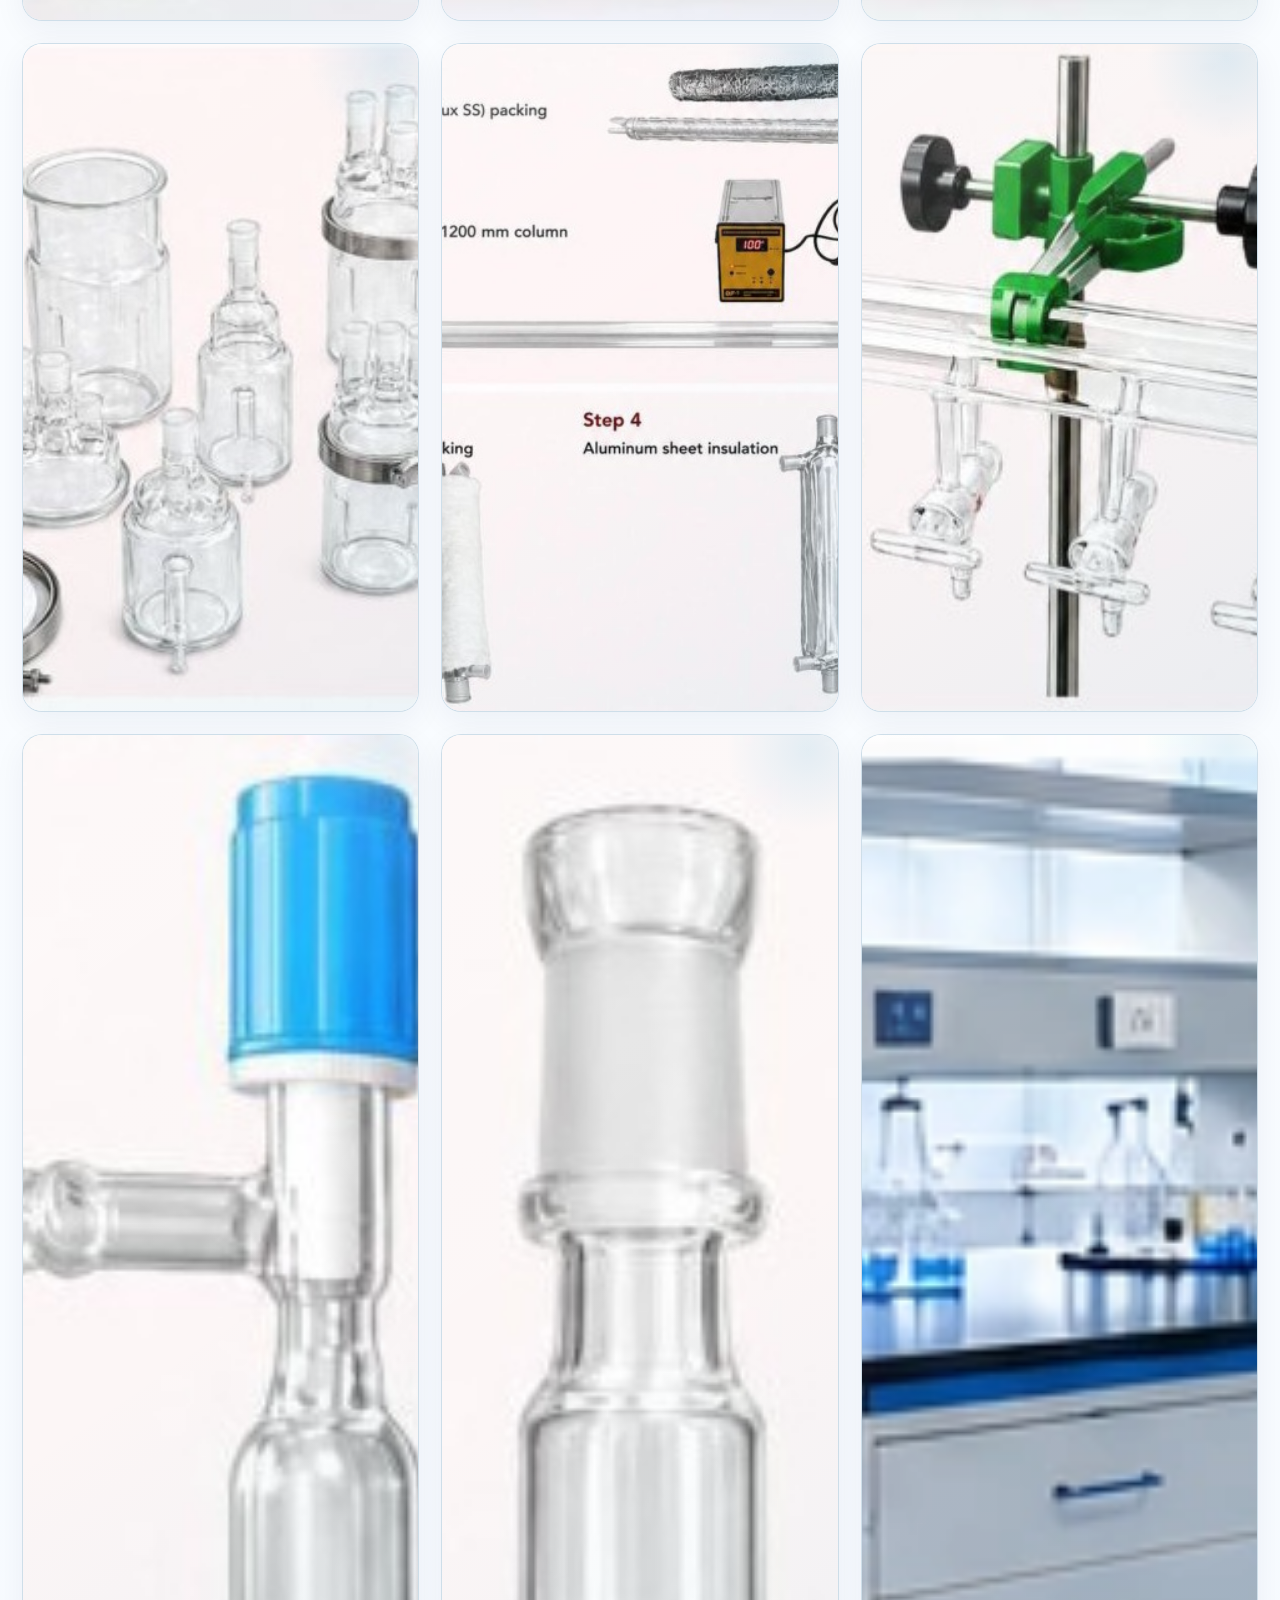
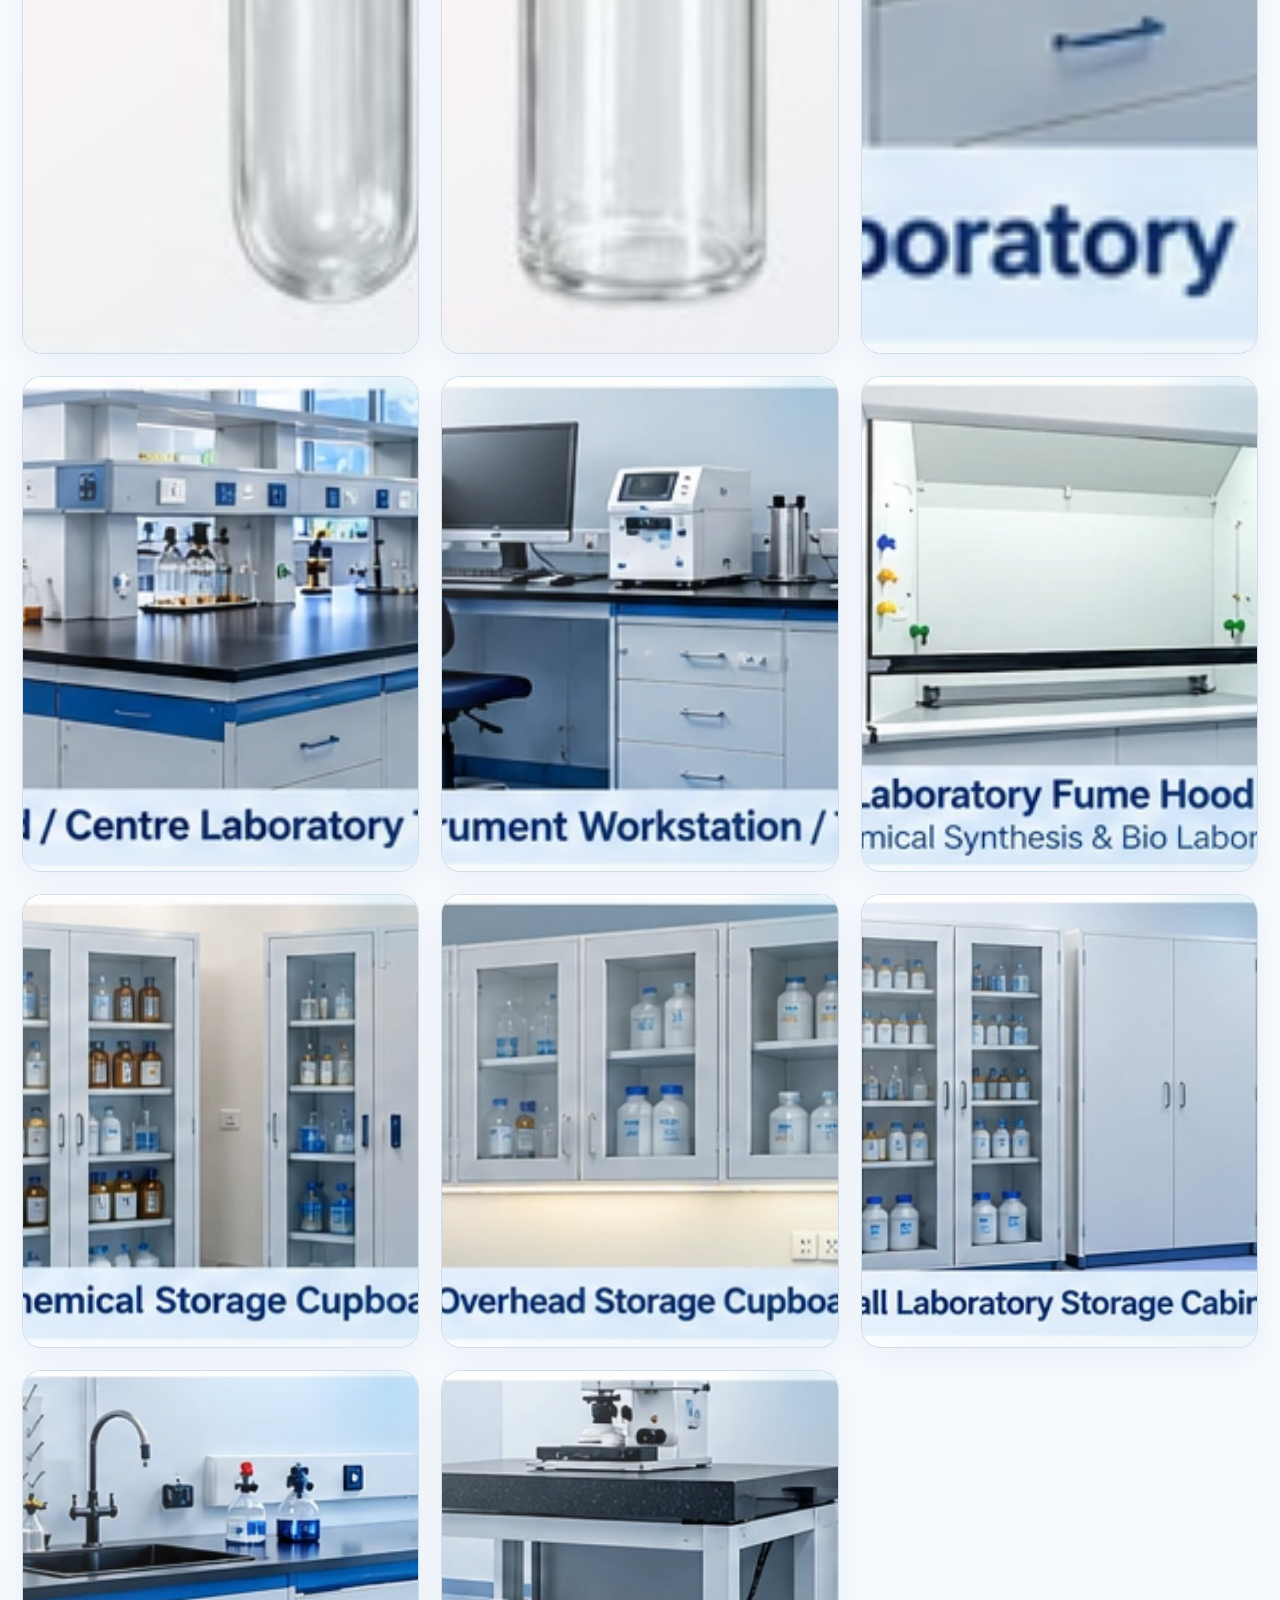
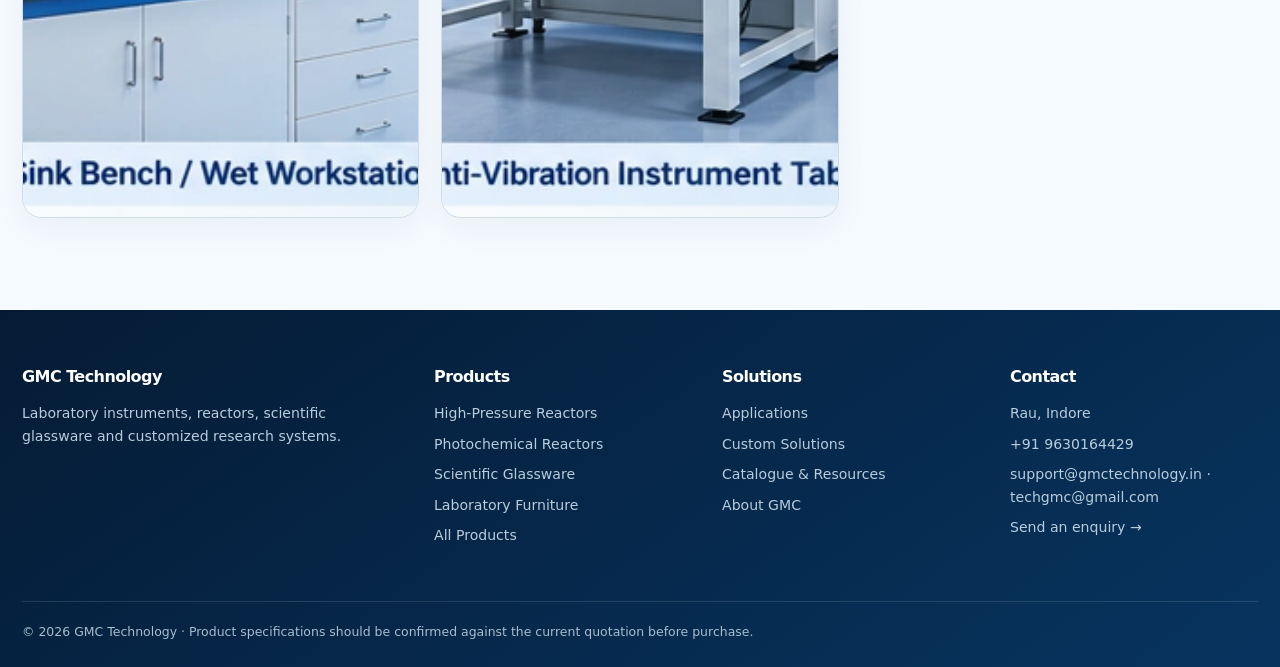
<file: products.html>
<!doctype html><html lang="en"><head><meta charset="utf-8"><meta name="viewport" content="width=device-width,initial-scale=1"><title>Laboratory Equipment & Scientific Instruments | Manufacturer India | GMC Technology</title><meta name="description" content="Explore laboratory equipment and scientific instruments from GMC Technology, an Indian manufacturer of reactors, photochemical systems, scientific glassware, laboratory furniture and customized research systems."><link rel="stylesheet" href="css/styles.css"><link rel="canonical" href="https://www.gmctechnology.in/products.html"><meta property="og:type" content="website"><meta property="og:site_name" content="GMC Technology"><meta property="og:title" content="Laboratory Equipment & Scientific Instruments | Manufacturer India | GMC Technology"><meta property="og:description" content="Explore laboratory equipment and scientific instruments from GMC Technology, an Indian manufacturer of reactors, photochemical systems, scientific glassware, laboratory furniture and customized research systems."><meta property="og:url" content="https://www.gmctechnology.in/products.html"><link rel="icon" href="assets/favicon.png"></head><body><div class="topbar"><div class="container"><span>GMC Technology · Rau, Indore</span><span>+91 9630164429 · support@gmctechnology.in · techgmc@gmail.com</span></div></div><header class="header"><div class="container nav"><a class="brand" href="index.html"><img src="assets/gmc-logo.jpg" alt="GMC Technology"></a><button class="menu-btn" aria-label="Open navigation">☰</button><nav class="navlinks"><a href="index.html">Home</a><a href="products.html">Products</a><a href="laboratory-furniture.html">Lab Furniture</a><a href="applications.html">Applications</a><a href="custom-solutions.html">Custom Solutions</a><a href="about.html">About</a><a href="resources.html">Resources</a><a class="nav-cta" href="contact.html">Enquire</a></nav></div></header><main><section class="page-hero"><div class="container"><div class="breadcrumb"><a href="index.html">Home</a> / Products</div><span class="eyebrow">Product catalogue</span><h1>Laboratory equipment, scientific instruments and custom systems.</h1><p>Explore laboratory equipment, scientific instruments, reactors, scientific glassware and laboratory furniture by product, model, category or application. Standard products can also be adapted through GMC Technology's custom engineering capability.</p></div></section><section class="section"><div class="container"><div class="filters"><input id="product-search" type="search" placeholder="Search products, models or applications…" aria-label="Search products"><select id="category-filter" aria-label="Filter by product family"></select></div><p id="result-count" class="result-count"></p><div id="product-grid" class="product-grid"></div></div></section></main><footer class="footer"><div class="container"><div class="footer-grid"><div><h3>GMC Technology</h3><p>Laboratory instruments, reactors, scientific glassware and customized research systems.</p></div><div><h3>Products</h3><ul><li><a href="products.html?category=High-Pressure%20Reactors%20%26%20Autoclaves">High-Pressure Reactors</a></li><li><a href="products.html?category=Photochemical%20Reactors">Photochemical Reactors</a></li><li><a href="products.html?category=Scientific%20Glassware">Scientific Glassware</a></li><li><a href="products.html?category=Laboratory%20Furniture">Laboratory Furniture</a></li><li><a href="products.html">All Products</a></li></ul></div><div><h3>Solutions</h3><ul><li><a href="applications.html">Applications</a></li><li><a href="custom-solutions.html">Custom Solutions</a></li><li><a href="resources.html">Catalogue & Resources</a></li><li><a href="about.html">About GMC</a></li></ul></div><div><h3>Contact</h3><ul><li>Rau, Indore</li><li>+91 9630164429</li><li>support@gmctechnology.in · techgmc@gmail.com</li><li><a href="contact.html">Send an enquiry →</a></li></ul></div></div><div class="footer-bottom">© 2026 GMC Technology · Product specifications should be confirmed against the current quotation before purchase.</div></div></footer><script src="js/main.js"></script></body></html>
</file>
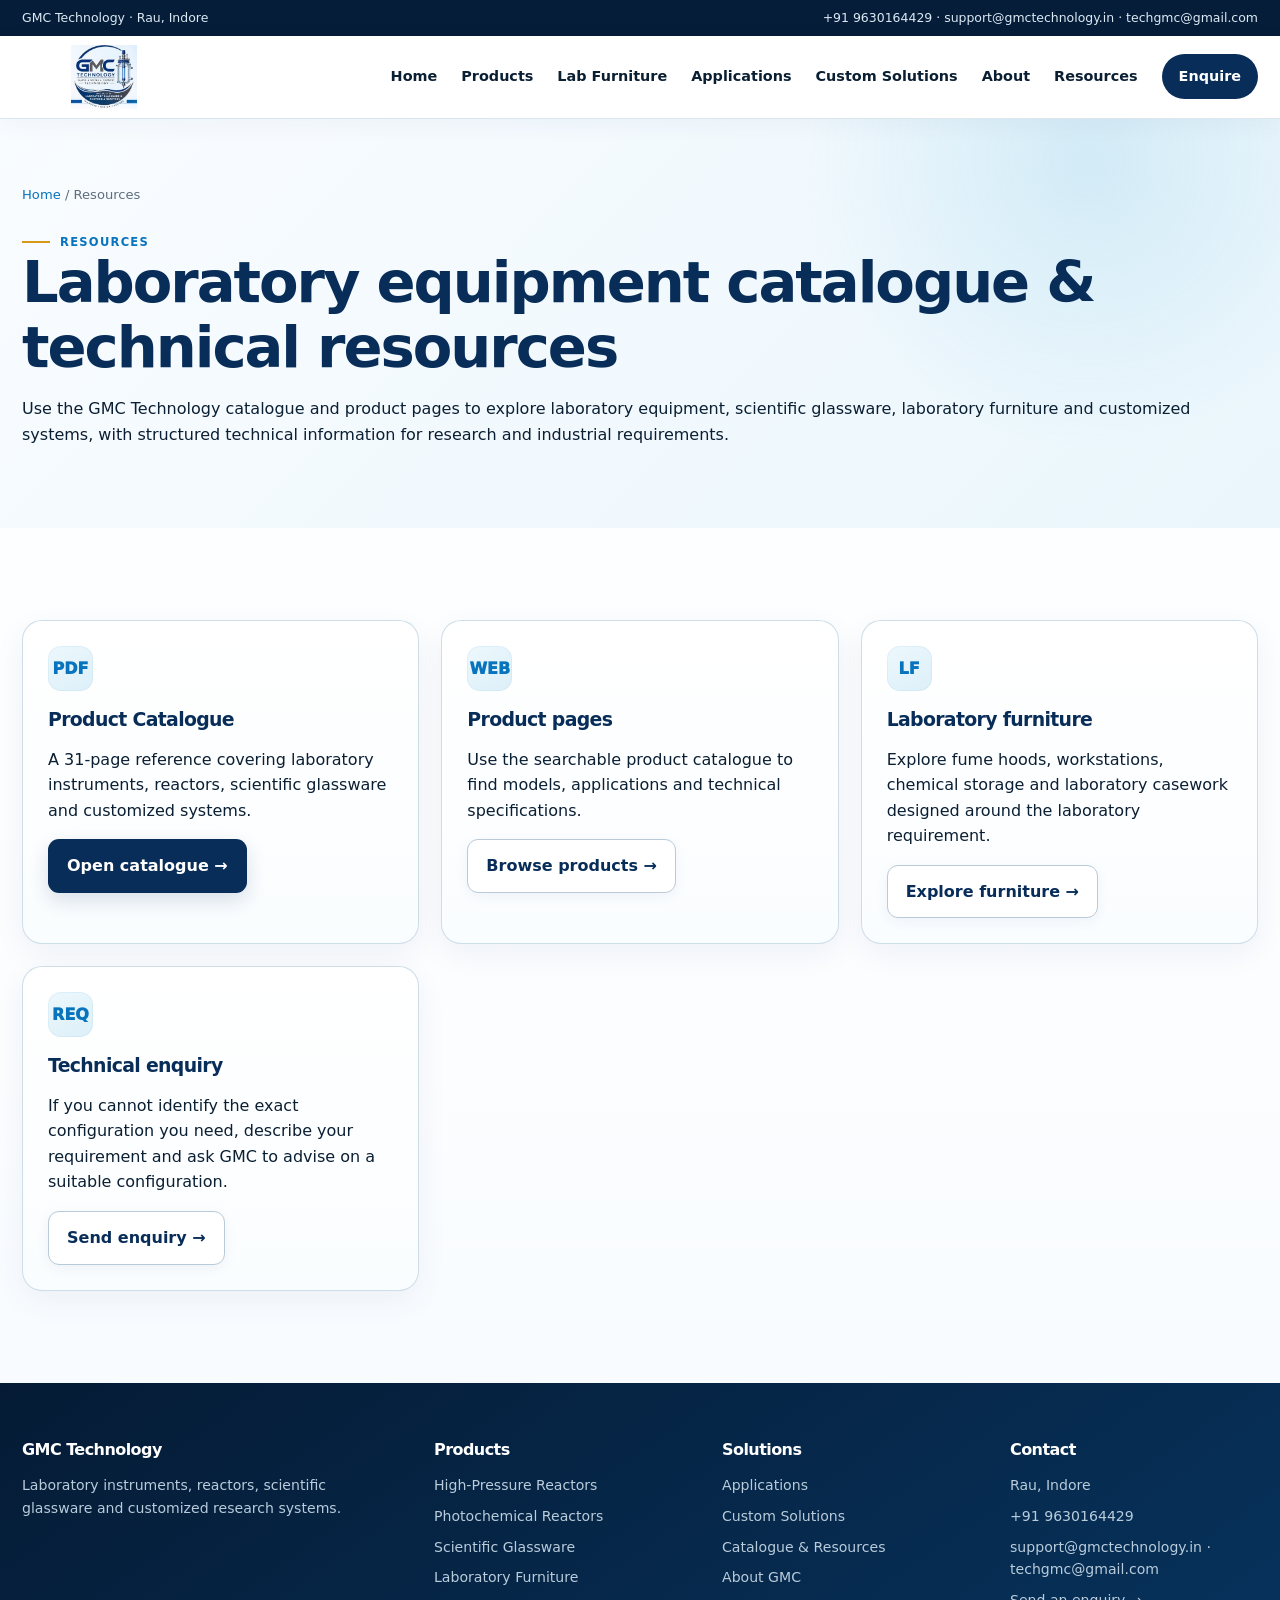
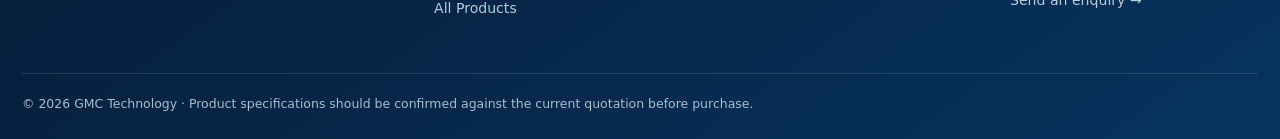
<file: resources.html>
<!doctype html><html lang="en"><head><meta charset="utf-8"><meta name="viewport" content="width=device-width,initial-scale=1"><title>Laboratory Equipment Catalogue & Technical Resources | GMC Technology</title><meta name="description" content="Access GMC Technology's laboratory equipment catalogue and technical resources covering reactors, scientific glassware, laboratory furniture, instruments and customized laboratory systems."><link rel="stylesheet" href="css/styles.css"><link rel="canonical" href="https://www.gmctechnology.in/resources.html"><meta property="og:type" content="website"><meta property="og:site_name" content="GMC Technology"><meta property="og:title" content="Laboratory Equipment Catalogue & Technical Resources | GMC Technology"><meta property="og:description" content="Access GMC Technology's laboratory equipment catalogue and technical resources covering reactors, scientific glassware, laboratory furniture, instruments and customized laboratory systems."><meta property="og:url" content="https://www.gmctechnology.in/resources.html"><link rel="icon" href="assets/favicon.png"></head><body><div class="topbar"><div class="container"><span>GMC Technology · Rau, Indore</span><span>+91 9630164429 · support@gmctechnology.in · techgmc@gmail.com</span></div></div><header class="header"><div class="container nav"><a class="brand" href="index.html"><img src="assets/gmc-logo.jpg" alt="GMC Technology"></a><button class="menu-btn" aria-label="Open navigation">☰</button><nav class="navlinks"><a href="index.html">Home</a><a href="products.html">Products</a><a href="laboratory-furniture.html">Lab Furniture</a><a href="applications.html">Applications</a><a href="custom-solutions.html">Custom Solutions</a><a href="about.html">About</a><a href="resources.html">Resources</a><a class="nav-cta" href="contact.html">Enquire</a></nav></div></header><main>
<section class="page-hero"><div class="container"><div class="breadcrumb"><a href="index.html">Home</a> / Resources</div><span class="eyebrow">Resources</span><h1>Laboratory equipment catalogue & technical resources</h1><p>Use the GMC Technology catalogue and product pages to explore laboratory equipment, scientific glassware, laboratory furniture and customized systems, with structured technical information for research and industrial requirements.</p></div></section>
<section class="section"><div class="container grid grid-3">
  <div class="feature-card"><div class="icon">PDF</div><h3>Product Catalogue</h3><p>A 31-page reference covering laboratory instruments, reactors, scientific glassware and customized systems.</p><a class="btn btn-primary" href="documents/Catalogue-GMC.pdf">Open catalogue →</a></div>
  <div class="feature-card"><div class="icon">WEB</div><h3>Product pages</h3><p>Use the searchable product catalogue to find models, applications and technical specifications.</p><a class="btn btn-secondary" href="products.html">Browse products →</a></div>
  <div class="feature-card"><div class="icon">LF</div><h3>Laboratory furniture</h3><p>Explore fume hoods, workstations, chemical storage and laboratory casework designed around the laboratory requirement.</p><a class="btn btn-secondary" href="laboratory-furniture.html">Explore furniture →</a></div><div class="feature-card"><div class="icon">REQ</div><h3>Technical enquiry</h3><p>If you cannot identify the exact configuration you need, describe your requirement and ask GMC to advise on a suitable configuration.</p><a class="btn btn-secondary" href="contact.html">Send enquiry →</a></div>
</div></section>
</main><footer class="footer"><div class="container"><div class="footer-grid"><div><h3>GMC Technology</h3><p>Laboratory instruments, reactors, scientific glassware and customized research systems.</p></div><div><h3>Products</h3><ul><li><a href="products.html?category=High-Pressure%20Reactors%20%26%20Autoclaves">High-Pressure Reactors</a></li><li><a href="products.html?category=Photochemical%20Reactors">Photochemical Reactors</a></li><li><a href="products.html?category=Scientific%20Glassware">Scientific Glassware</a></li><li><a href="products.html?category=Laboratory%20Furniture">Laboratory Furniture</a></li><li><a href="products.html">All Products</a></li></ul></div><div><h3>Solutions</h3><ul><li><a href="applications.html">Applications</a></li><li><a href="custom-solutions.html">Custom Solutions</a></li><li><a href="resources.html">Catalogue & Resources</a></li><li><a href="about.html">About GMC</a></li></ul></div><div><h3>Contact</h3><ul><li>Rau, Indore</li><li>+91 9630164429</li><li>support@gmctechnology.in · techgmc@gmail.com</li><li><a href="contact.html">Send an enquiry →</a></li></ul></div></div><div class="footer-bottom">© 2026 GMC Technology · Product specifications should be confirmed against the current quotation before purchase.</div></div></footer><script src="js/main.js"></script></body></html>
</file>
<file: css/styles.css>
:root{--ink:#0b1f33;--navy:#082d59;--blue:#0874bd;--cyan:#20a8d8;--ice:#eef7fc;--paper:#fbfcfd;--gold:#d69a18;--muted:#5d6d7d;--line:#d9e4ec;--white:#fff;--shadow:0 20px 55px rgba(8,45,89,.12);--radius:20px;--max:1240px}
*{box-sizing:border-box}html{scroll-behavior:smooth}body{margin:0;color:var(--ink);font-family:Inter,ui-sans-serif,system-ui,-apple-system,BlinkMacSystemFont,"Segoe UI",sans-serif;line-height:1.6;background:#fff}img{max-width:100%;display:block}a{text-decoration:none;color:inherit}button,input,select,textarea{font:inherit}.container{width:min(var(--max),calc(100% - 44px));margin:auto}.topbar{background:#061d39;color:#dbe9f4;font-size:.78rem}.topbar .container{display:flex;justify-content:space-between;padding:8px 0}.header{position:sticky;top:0;z-index:100;background:rgba(255,255,255,.95);backdrop-filter:blur(16px);border-bottom:1px solid rgba(217,228,236,.9)}.nav{height:82px;display:flex;align-items:center;justify-content:space-between;gap:30px}.brand img{width:164px;height:64px;object-fit:contain}.navlinks{display:flex;align-items:center;gap:24px;font-weight:750;font-size:.9rem}.navlinks>a{padding:29px 0;position:relative}.navlinks>a:hover{color:var(--blue)}.navlinks>a:not(.nav-cta):after{content:"";position:absolute;left:0;right:100%;bottom:20px;height:2px;background:var(--blue);transition:.2s}.navlinks>a:hover:after{right:0}.nav-cta{background:var(--navy);color:#fff!important;border-radius:999px;padding:11px 17px!important}.menu-btn{display:none;border:1px solid var(--line);background:#fff;border-radius:10px;padding:8px 12px}.hero{position:relative;overflow:hidden;background:radial-gradient(circle at 88% 16%,rgba(69,174,224,.22),transparent 28%),linear-gradient(135deg,#f9fcff 0%,#edf7fd 48%,#dceff9 100%)}.hero:before{content:"";position:absolute;inset:auto -12% -58% auto;width:760px;height:760px;border:1px solid rgba(8,116,189,.11);border-radius:50%;box-shadow:0 0 0 70px rgba(8,116,189,.025),0 0 0 140px rgba(8,116,189,.018)}.hero:after{content:"";position:absolute;width:520px;height:520px;border:1px solid rgba(8,116,189,.1);border-radius:50%;right:-180px;bottom:-260px}.hero-grid{display:grid;grid-template-columns:1.02fr .98fr;gap:60px;align-items:center;padding:84px 0 92px;position:relative;z-index:1}.eyebrow{display:inline-flex;align-items:center;gap:10px;text-transform:uppercase;letter-spacing:.11em;font-size:.72rem;font-weight:900;color:var(--blue)}.eyebrow:before{content:"";width:28px;height:2px;background:var(--gold)}h1,h2,h3{line-height:1.12;letter-spacing:-.035em;margin:0 0 16px}h1{font-size:clamp(2.8rem,5vw,5.2rem);color:var(--navy)}h2{font-size:clamp(2rem,3.4vw,3.15rem);color:var(--navy)}h3{font-size:1.18rem;color:var(--navy)}.hero-copy p{font-size:1.12rem;max-width:680px;color:var(--muted)}.actions{display:flex;flex-wrap:wrap;gap:12px;margin-top:28px}.btn{display:inline-flex;align-items:center;justify-content:center;gap:8px;border-radius:11px;padding:13px 18px;font-weight:850;border:1px solid transparent;cursor:pointer}.btn-primary{background:var(--navy);color:#fff}.btn-primary:hover{background:#061f3e}.btn-secondary{background:#fff;border-color:#b9cad8;color:var(--navy)}.btn-secondary:hover{border-color:var(--blue)}.btn-gold{background:var(--gold);color:#17283b}.hero-visual{position:relative}.hero-card{background:linear-gradient(145deg,rgba(255,255,255,.94),rgba(220,240,250,.96));border:1px solid rgba(255,255,255,.9);border-radius:30px;padding:14px;box-shadow:0 28px 70px rgba(8,45,89,.16);transform:rotate(1deg)}.hero-card img{border-radius:21px;width:100%;aspect-ratio:1/1;object-fit:cover}.floating{position:absolute;background:rgba(255,255,255,.97);border:1px solid rgba(184,210,227,.9);box-shadow:0 18px 45px rgba(8,45,89,.13);border-radius:17px;padding:15px 17px;max-width:230px}.floating strong{display:block;color:var(--navy);font-size:.9rem}.floating span{font-size:.77rem;color:var(--muted)}.float-a{left:-30px;bottom:30px}.float-b{right:-25px;top:35px}.stats{background:linear-gradient(110deg,#061d39,#0a5f99);color:#fff}.stats-grid{display:grid;grid-template-columns:repeat(4,1fr)}.stat{padding:26px 20px;border-right:1px solid rgba(255,255,255,.12)}.stat:last-child{border-right:0}.stat b{display:block;font-size:1rem}.stat span{font-size:.8rem;color:#bfd1df}.section{padding:92px 0}.section-sm{padding:58px 0}.surface{background:linear-gradient(180deg,#f9fcfe 0%,#eef7fc 100%)}.section-head{max-width:790px;margin-bottom:40px}.section-head p{color:var(--muted);font-size:1rem}.grid{display:grid;gap:22px}.grid-3{grid-template-columns:repeat(3,1fr)}.grid-4{grid-template-columns:repeat(4,1fr)}.category-card,.product-card,.feature-card{background:rgba(255,255,255,.96);border:1px solid rgba(204,221,232,.95);border-radius:var(--radius);overflow:hidden;box-shadow:0 7px 25px rgba(8,45,89,.045);transition:transform .25s ease,box-shadow .25s ease,border-color .25s ease}.category-card:hover,.product-card:hover,.feature-card:hover{transform:translateY(-6px);box-shadow:0 22px 50px rgba(8,45,89,.13);border-color:#9fc5dc}.category-card .image,.product-card .image{aspect-ratio:4/3;background:linear-gradient(145deg,#fafdff 0%,#e8f4fb 100%);overflow:hidden;position:relative}.category-card .image:after,.product-card .image:after{content:"";position:absolute;inset:0;background:linear-gradient(145deg,rgba(255,255,255,.16),transparent 48%,rgba(91,177,220,.08));pointer-events:none}.category-card img,.product-card img{width:100%;height:100%;object-fit:cover;transition:transform .4s ease,filter .4s ease}.category-card:hover img,.product-card:hover img{transform:scale(1.035);filter:saturate(1.03)}.card-body{padding:21px}.card-body p{color:var(--muted);font-size:.91rem;margin:8px 0 17px}.link{font-weight:850;color:var(--blue)}.micro{font-size:.78rem;color:var(--muted)}.badge{display:inline-flex;padding:5px 9px;border-radius:999px;background:var(--ice);color:var(--blue);font-size:.7rem;font-weight:850}.product-meta{display:flex;justify-content:space-between;align-items:center;gap:10px;margin-bottom:10px}.feature-card{padding:25px}.icon{width:45px;height:45px;display:grid;place-items:center;border-radius:13px;background:linear-gradient(145deg,#edf8fd,#dceff8);color:var(--blue);font-weight:950;margin-bottom:18px;box-shadow:inset 0 0 0 1px rgba(8,116,189,.06)}.split{display:grid;grid-template-columns:1fr 1fr;gap:55px;align-items:center}.panel{background:linear-gradient(145deg,#07274e,#0a5d98);border-radius:28px;padding:48px;color:#fff;box-shadow:var(--shadow)}.panel h2{color:#fff}.panel p{color:#d4e4ef}.checks{display:grid;gap:14px;margin:24px 0}.check{display:grid;grid-template-columns:35px 1fr;gap:10px;align-items:start}.check b{color:var(--blue)}.band{background:linear-gradient(120deg,var(--navy),#0a6aab);color:#fff;border-radius:28px;padding:50px}.band h2{color:#fff}.band p{color:#d8e7f1}.page-hero{padding:65px 0;background:linear-gradient(135deg,#f7fbfe 0%,#e8f4fb 100%)}.breadcrumb{font-size:.82rem;color:var(--muted);margin-bottom:20px}.breadcrumb a{color:var(--blue)}.page-hero h1{font-size:clamp(2.4rem,4.5vw,4rem)}.filters{display:grid;grid-template-columns:1fr 260px;gap:12px;margin-bottom:18px}.filters input,.filters select,.enquiry input,.enquiry select,.enquiry textarea{border:1px solid #cbd9e4;border-radius:11px;padding:13px 14px;background:#fff;color:var(--ink);outline:none}.filters input:focus,.filters select:focus,.enquiry input:focus,.enquiry select:focus,.enquiry textarea:focus{border-color:var(--blue);box-shadow:0 0 0 3px rgba(8,116,189,.1)}.result-count{color:var(--muted);font-weight:750;margin:0 0 22px}.product-grid{display:grid;grid-template-columns:repeat(3,1fr);gap:22px}.product-card .image img{object-fit:cover}.detail{padding:74px 0}.detail-grid{display:grid;grid-template-columns:.86fr 1.14fr;gap:58px;align-items:start}.detail-image{background:linear-gradient(145deg,#ffffff,#eaf6fc);border:1px solid #cfe1ec;border-radius:25px;padding:17px;position:sticky;top:105px;box-shadow:0 16px 40px rgba(8,45,89,.09)}.detail-image img{border-radius:17px;width:100%}.detail h1{font-size:clamp(2.3rem,4vw,4rem)}.lead{font-size:1.08rem;color:var(--muted)}.pills{display:flex;flex-wrap:wrap;gap:8px;margin:14px 0 28px}.pill{border:1px solid #c9dce9;border-radius:999px;padding:7px 10px;font-size:.78rem;color:var(--navy);background:#f8fcfe}.spec-table{width:100%;border-collapse:collapse;margin:18px 0 30px;font-size:.9rem}.spec-table th,.spec-table td{padding:12px 14px;border:1px solid var(--line);text-align:left;vertical-align:top}.spec-table th{background:#edf5fa;color:var(--navy);width:38%}.notice{padding:14px 16px;background:#fff8df;border:1px solid #ecd58d;border-radius:12px;color:#5e4a09}.sticky-inquiry{position:fixed;right:22px;bottom:22px;z-index:80;box-shadow:var(--shadow)}.footer{background:linear-gradient(145deg,#051b35,#07345f);color:#d4e2ed;padding:58px 0 25px}.footer-grid{display:grid;grid-template-columns:1.5fr 1fr 1fr 1fr;gap:40px}.footer h3{color:#fff;font-size:1rem}.footer p,.footer li{font-size:.88rem;color:#b9ccdb}.footer ul{list-style:none;padding:0;display:grid;gap:8px}.footer a:hover{color:#fff}.footer-bottom{border-top:1px solid rgba(255,255,255,.12);margin-top:38px;padding-top:20px;font-size:.78rem;color:#a8bdcd}.empty{padding:45px;text-align:center;border:1px dashed #b9cad9;border-radius:16px;color:var(--muted)}.enquiry{display:grid;gap:12px}.enquiry label{font-weight:750;font-size:.85rem;color:var(--navy)}.enquiry textarea{resize:vertical}.contact-grid{display:grid;grid-template-columns:.8fr 1.2fr;gap:50px;align-items:start}.catalogue-strip{display:flex;align-items:center;gap:20px;padding:20px;border:1px solid var(--line);background:#fff;border-radius:17px}.catalogue-strip .icon{margin:0;flex:0 0 auto}.process{display:grid;grid-template-columns:repeat(3,1fr);gap:18px}.process .feature-card{position:relative}.process .num{font-size:2.4rem;font-weight:950;color:#dbeaf3;margin-bottom:10px}.product-cta{margin-top:35px;padding:25px;border-radius:18px;background:#f1f8fc;border:1px solid #d3e5ef}.mobile-only{display:none}
@media(max-width:1000px){.navlinks{display:none}.menu-btn{display:block}.navlinks.open{display:flex;position:absolute;left:0;right:0;top:82px;background:#fff;border-bottom:1px solid var(--line);padding:12px 22px;flex-direction:column;align-items:flex-start;gap:0}.navlinks.open>a{width:100%;padding:11px 0}.navlinks.open>a:not(.nav-cta):after{display:none}.hero-grid,.split,.detail-grid,.contact-grid{grid-template-columns:1fr}.hero-visual{order:-1}.detail-image{position:static}.stats-grid{grid-template-columns:repeat(2,1fr)}.grid-4{grid-template-columns:repeat(2,1fr)}.product-grid,.grid-3{grid-template-columns:repeat(2,1fr)}.footer-grid{grid-template-columns:repeat(2,1fr)}.process{grid-template-columns:1fr 1fr}.float-a{left:-10px}.float-b{right:-10px}}
@media(max-width:650px){.container{width:min(var(--max),calc(100% - 28px))}.topbar .container{flex-direction:column;gap:1px}.brand img{width:140px}.hero-grid{padding:52px 0 65px;gap:30px}.hero-copy p{font-size:1rem}.hero-card{transform:none}.floating{display:none}.stats-grid,.grid-4,.product-grid,.grid-3,.footer-grid,.process{grid-template-columns:1fr}.section{padding:68px 0}.filters{grid-template-columns:1fr}.panel,.band{padding:30px 24px}.actions .btn{width:100%}.sticky-inquiry{right:14px;left:14px;bottom:14px}.sticky-inquiry .btn{width:100%}.page-hero{padding:48px 0}.detail{padding:55px 0}}

/* GMC Technology V3 visual polish — soft blue gradient system */
:root{--soft-blue-1:#f9fcff;--soft-blue-2:#eaf6fc;--soft-blue-3:#d7edf8;--blue-glow:rgba(59,166,216,.18)}
body{background:linear-gradient(180deg,#fff 0%,#fbfdff 62%,#f5faff 100%)}
.header{box-shadow:0 5px 24px rgba(8,45,89,.045)}
.hero{background:radial-gradient(circle at 78% 22%,rgba(59,166,216,.2),transparent 24%),radial-gradient(circle at 100% 100%,rgba(8,116,189,.09),transparent 35%),linear-gradient(135deg,var(--soft-blue-1) 0%,var(--soft-blue-2) 54%,var(--soft-blue-3) 100%)}
.hero-copy h1{max-width:720px}
.hero-card{background:linear-gradient(145deg,rgba(255,255,255,.98),rgba(218,239,249,.98));border-color:rgba(255,255,255,.96);box-shadow:0 30px 80px rgba(8,45,89,.17)}
.hero-card:before{content:"";position:absolute;inset:10px;border-radius:22px;pointer-events:none;box-shadow:inset 0 0 0 1px rgba(8,116,189,.08)}
.category-card .image,.product-card .image{background:linear-gradient(145deg,#ffffff 0%,#eff9fd 42%,#dceff8 100%)}
.category-card .image:before,.product-card .image:before{content:"";position:absolute;width:170px;height:170px;border-radius:50%;right:-55px;top:-70px;background:radial-gradient(circle,rgba(59,166,216,.16),transparent 68%);pointer-events:none;z-index:1}
.category-card .image:after,.product-card .image:after{background:linear-gradient(145deg,rgba(255,255,255,.28),transparent 48%,rgba(53,151,201,.08));z-index:2}
.category-card,.product-card,.feature-card{box-shadow:0 10px 32px rgba(8,45,89,.055)}
.feature-card{background:linear-gradient(180deg,#fff 0%,#fafdff 100%)}
.surface{background:linear-gradient(180deg,#f9fcfe 0%,#edf7fc 100%)}
.page-hero{background:radial-gradient(circle at 85% 10%,rgba(59,166,216,.16),transparent 25%),linear-gradient(135deg,#f9fcff 0%,#eaf6fc 100%)}
.detail-image{background:linear-gradient(145deg,#ffffff 0%,#edf8fc 55%,#dceff8 100%)}
.catalogue-strip{background:linear-gradient(135deg,#fff,#f0f9fd)}
.band{box-shadow:0 20px 55px rgba(8,45,89,.12)}
.btn-primary{box-shadow:0 8px 20px rgba(8,45,89,.14)}
.btn-secondary{box-shadow:0 4px 14px rgba(8,45,89,.05)}
@media(max-width:650px){.hero{background:linear-gradient(160deg,#f9fcff 0%,#eaf6fc 72%,#dceff8 100%)}}

.form-status{min-height:1.2em;margin-top:-2px}.form-status.is-loading{color:var(--blue)}.form-status.is-success{color:#18704a;font-weight:750}.form-status.is-error{color:#a33b32;font-weight:750}.enquiry button:disabled{opacity:.65;cursor:wait}
</file>
